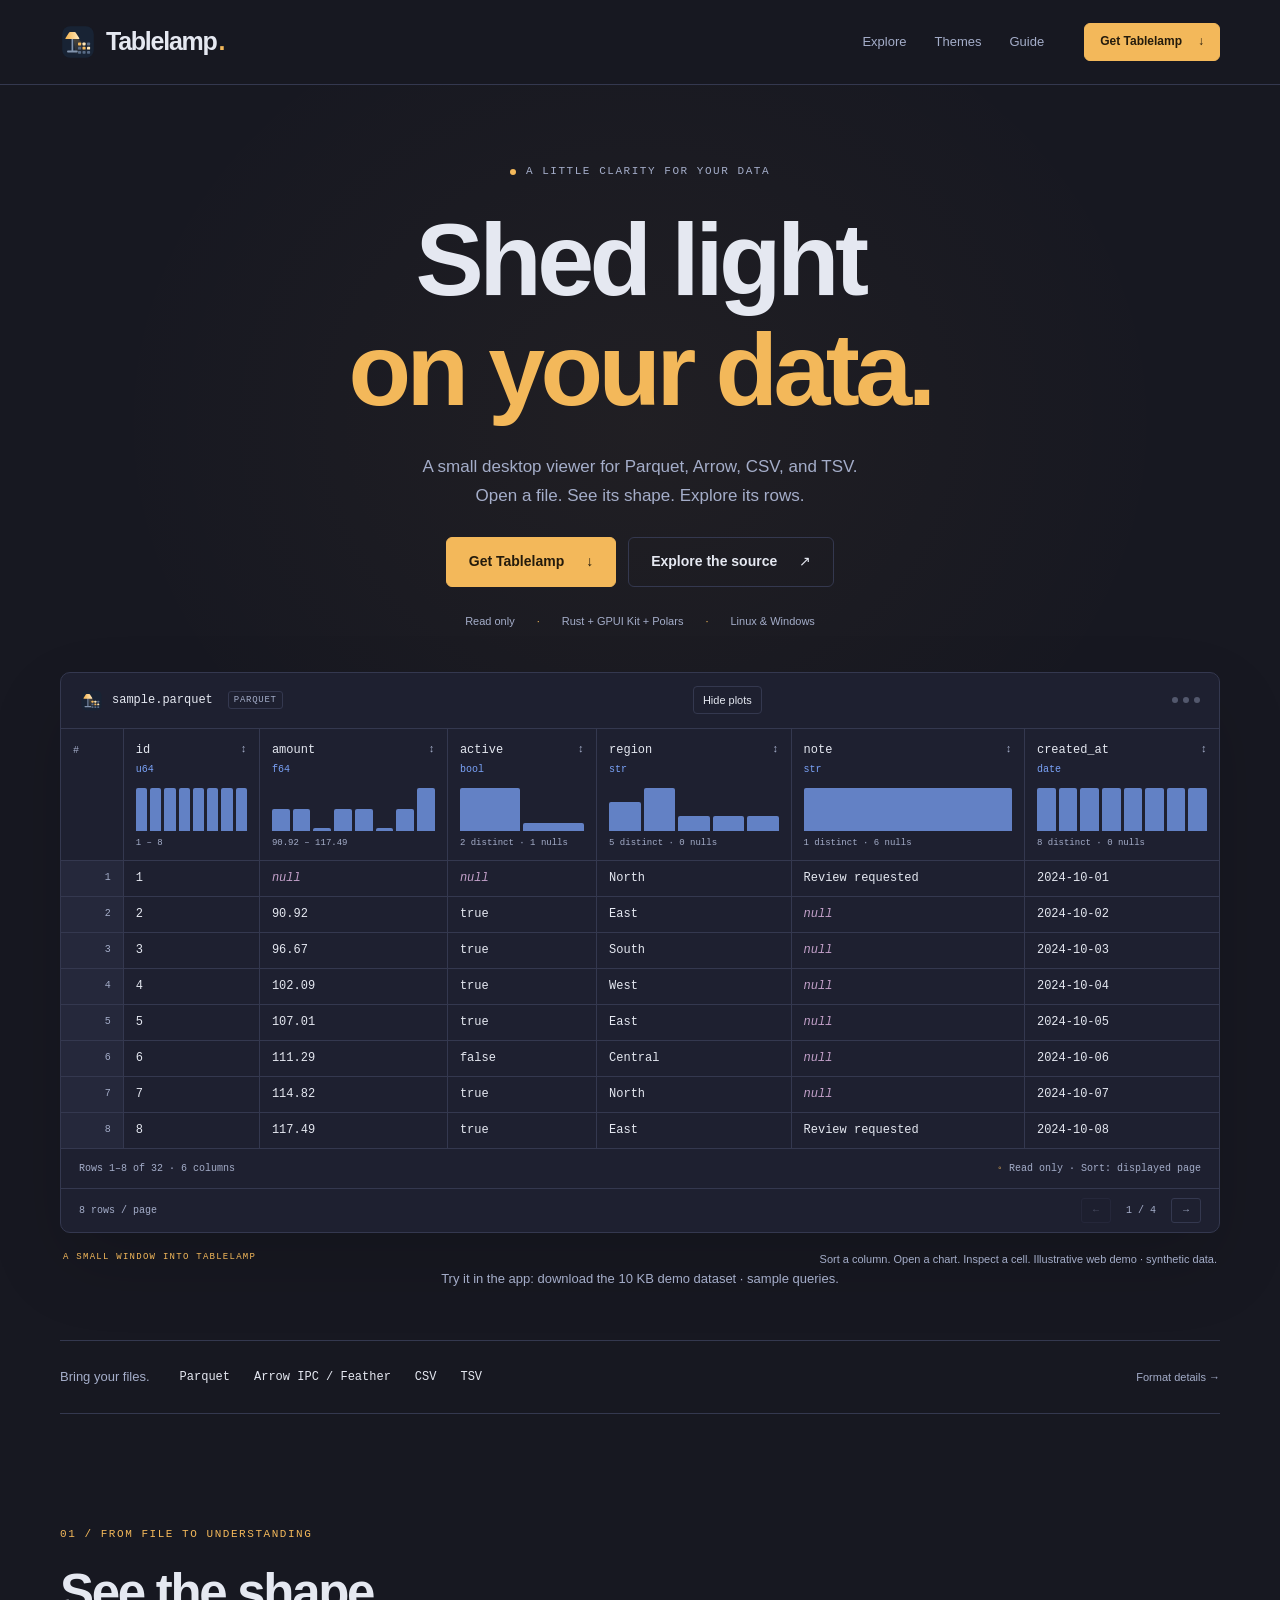
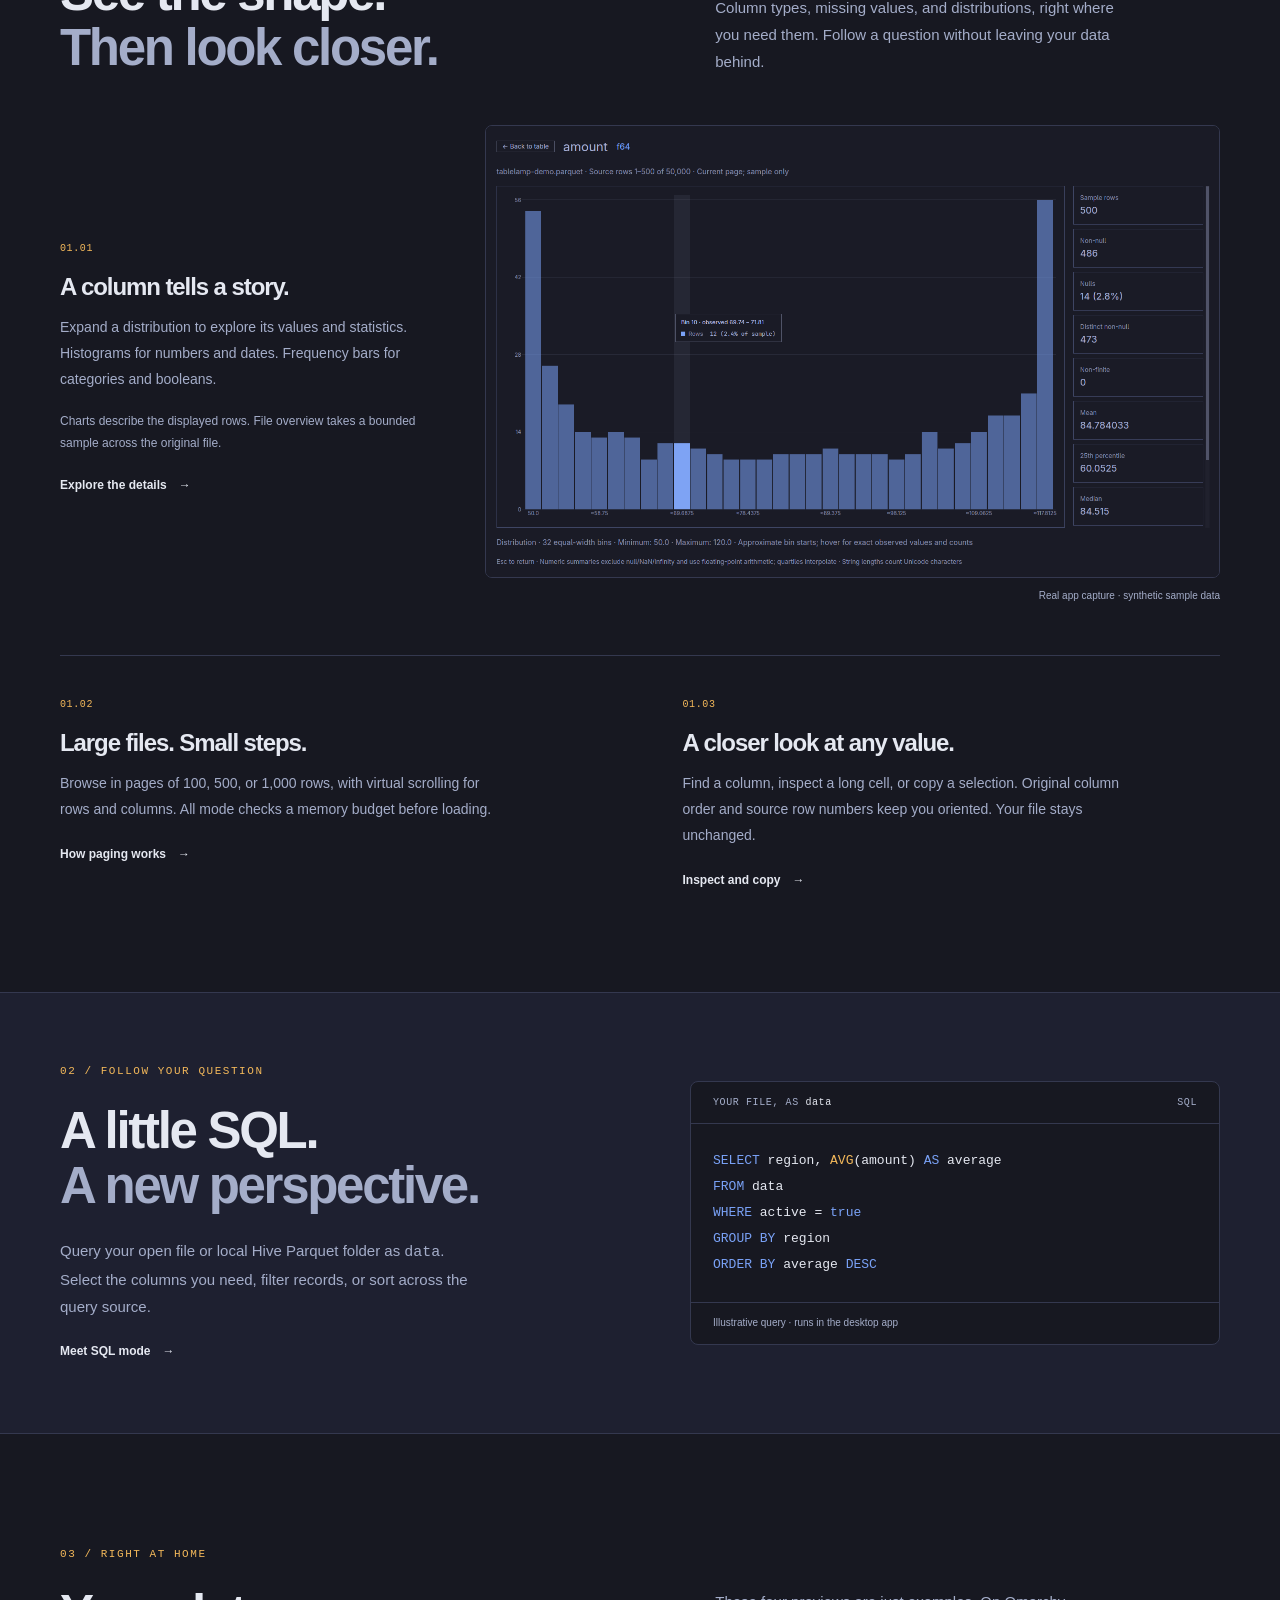
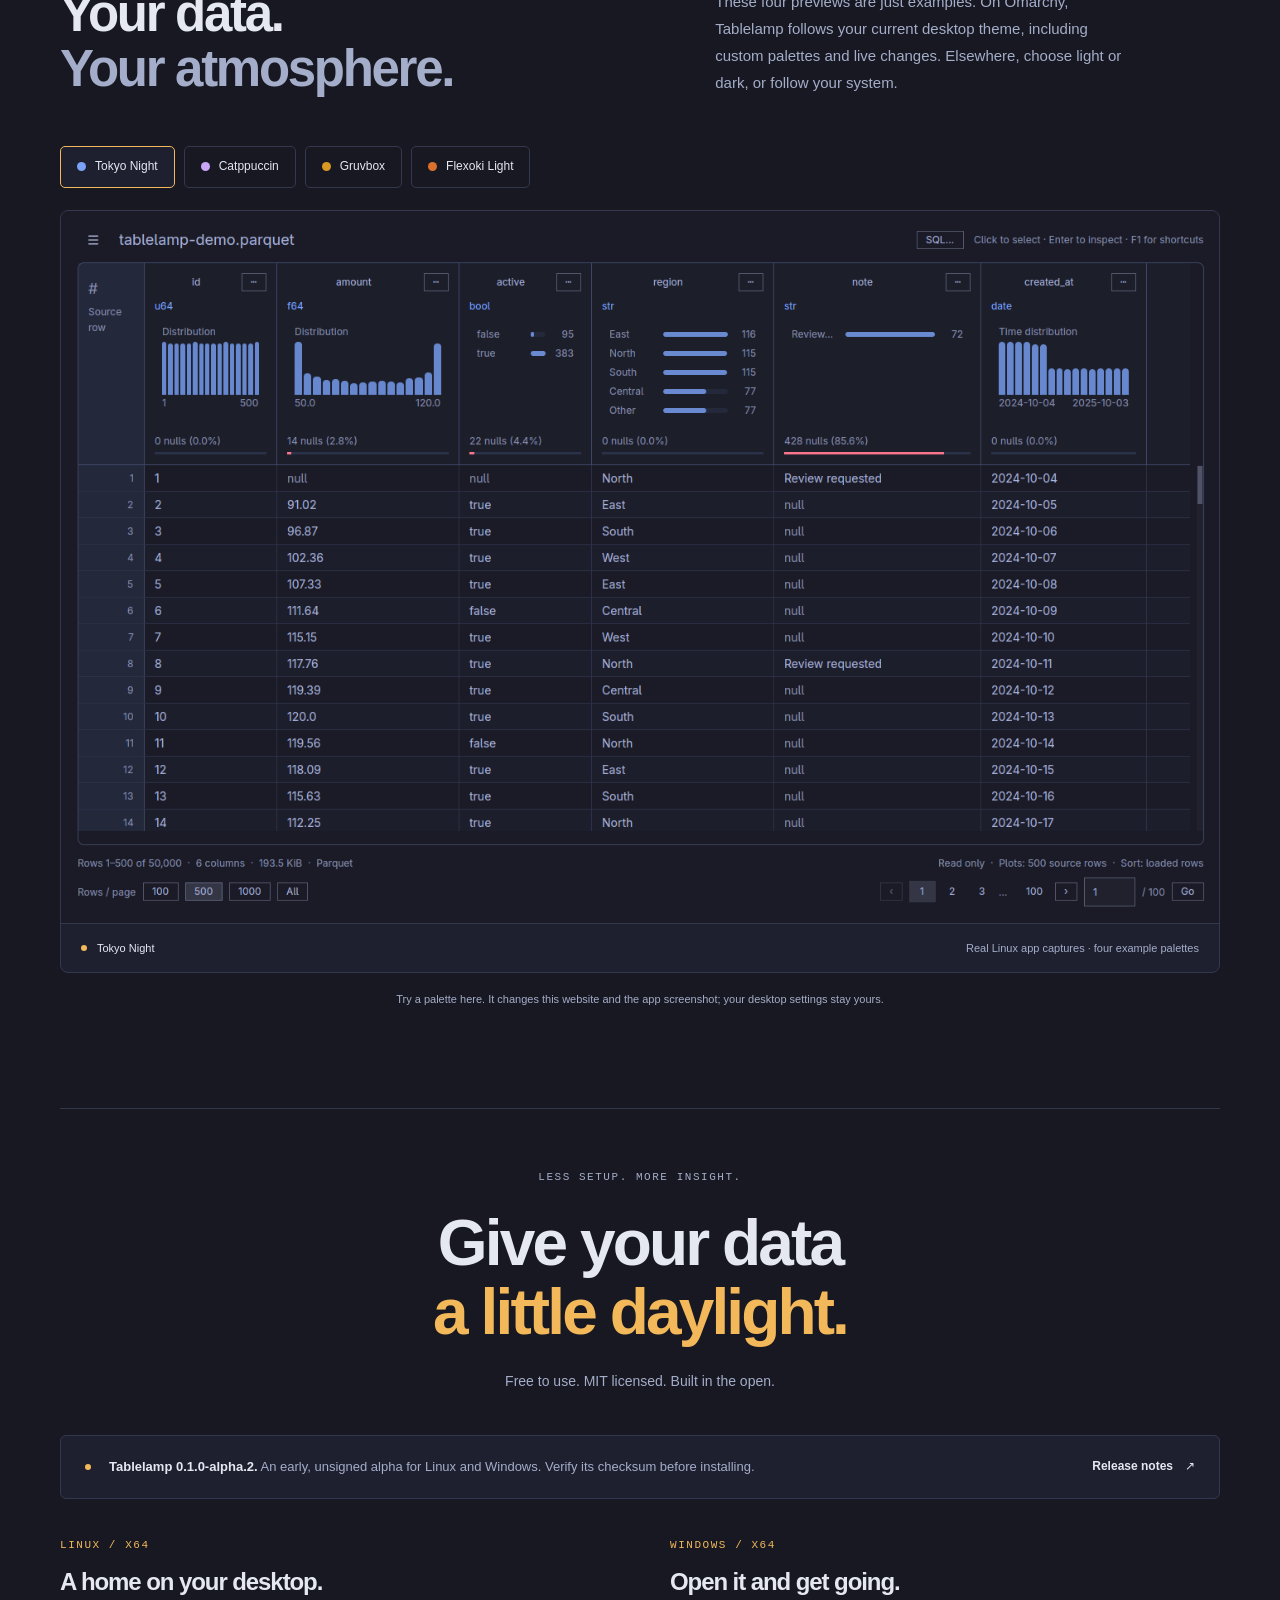
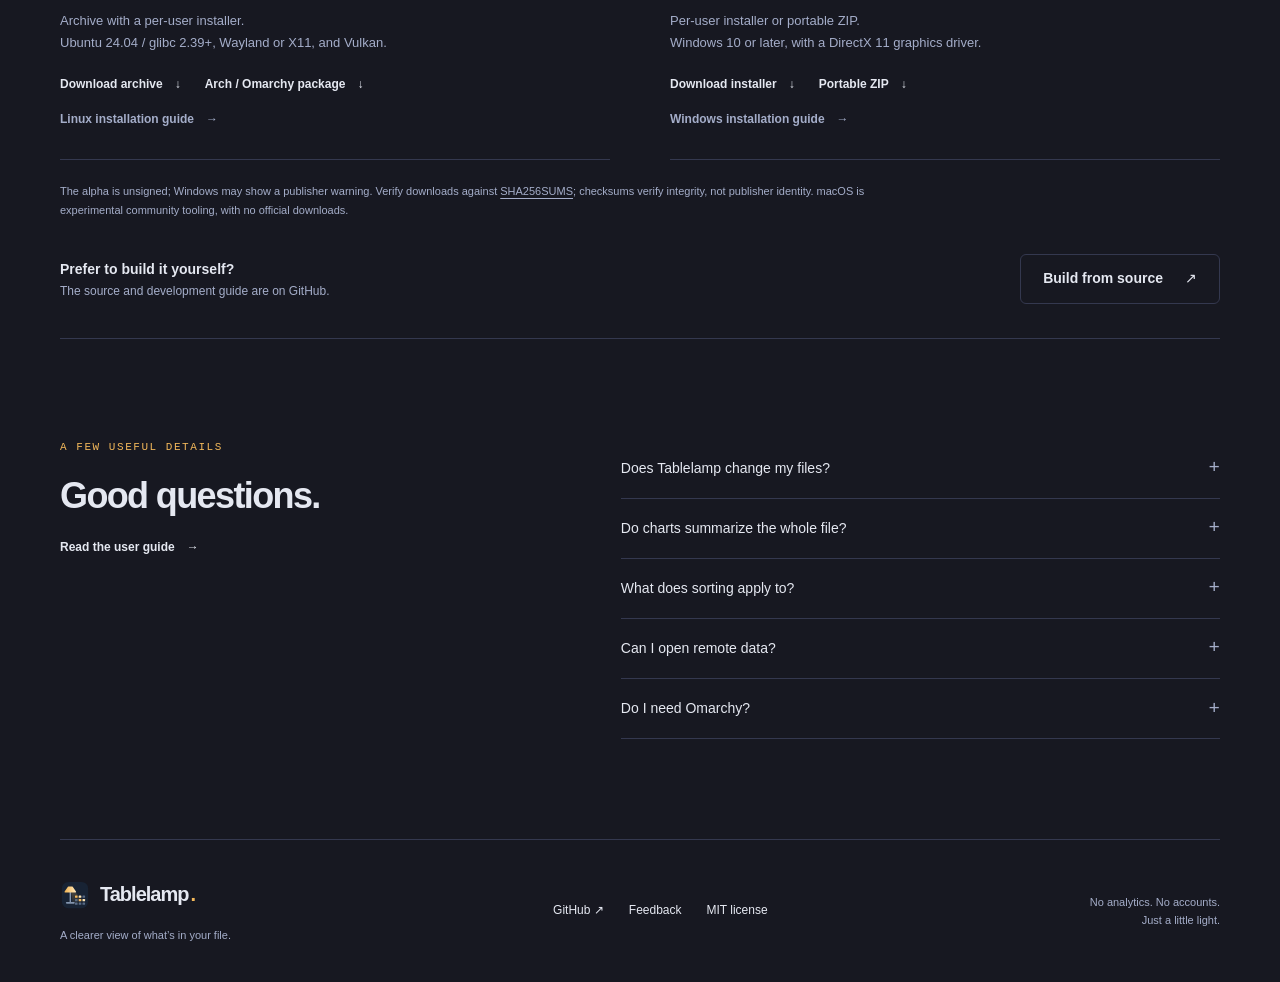
<file: docs/index.html>
<!doctype html>
<html lang="en" data-theme="tokyo-night">
  <head>
    <meta charset="utf-8">
    <meta name="viewport" content="width=device-width, initial-scale=1">
    <meta name="theme-color" content="#1a1b26">
    <meta name="description" content="Shed light on your data. Tablelamp is a small, read-only desktop viewer for Parquet, Arrow IPC / Feather, CSV, and TSV on Linux and Windows.">
    <meta property="og:title" content="Tablelamp — Shed light on your data.">
    <meta property="og:description" content="Open a file. See its shape. Explore its rows. A native desktop data viewer built with Rust, GPUI Kit, and Polars.">
    <meta property="og:type" content="website">
    <meta property="og:url" content="https://etiennet.github.io/tablelamp/">
    <meta property="og:image" content="https://etiennet.github.io/tablelamp/assets/social-preview.png">
    <meta property="og:image:width" content="1200">
    <meta property="og:image:height" content="630">
    <meta property="og:image:alt" content="Tablelamp: a native data viewer for Parquet, Arrow, CSV and TSV on Linux and Windows, with a synthetic data table.">
    <meta name="twitter:card" content="summary_large_image">
    <meta name="twitter:title" content="Tablelamp — Shed light on your data.">
    <meta name="twitter:description" content="A small, read-only desktop viewer for Parquet, Arrow, CSV and TSV. Free and open source. Linux and Windows.">
    <meta name="twitter:image" content="https://etiennet.github.io/tablelamp/assets/social-preview.png">
    <title>Tablelamp — Shed light on your data.</title>
    <link rel="icon" href="assets/icon.svg" type="image/svg+xml">
    <link rel="stylesheet" href="site.css">
    <script src="theme.js" defer></script>
    <script src="site.js" defer></script>
  </head>
  <body>
    <a class="skip-link" href="#main">Skip to content</a>
    <header class="site-header">
      <nav class="nav container" aria-label="Main navigation">
        <a class="brand" href="#" aria-label="Tablelamp home"><img src="assets/icon.svg" width="36" height="36" alt="">Tablelamp<span class="brand-dot">.</span></a>
        <div class="nav-links">
          <a href="#explore">Explore</a>
          <a href="#themes">Themes</a>
          <a href="guide.html">Guide</a>
        </div>
        <a class="button button-small" href="installation.html">Get Tablelamp <span aria-hidden="true">↓</span></a>
      </nav>
    </header>

    <main id="main">
      <section class="hero container" aria-labelledby="hero-title">
        <p class="eyebrow"><span class="live-dot" aria-hidden="true"></span> A little clarity for your data</p>
        <h1 id="hero-title">Shed light<br><span>on your data.</span></h1>
        <p class="hero-description">A small desktop viewer for Parquet, Arrow, CSV, and TSV.<br class="desktop-break"> Open a file. See its shape. Explore its rows.</p>
        <div class="hero-actions">
          <a class="button" href="installation.html">Get Tablelamp <span aria-hidden="true">↓</span></a>
          <a class="button button-secondary" href="https://github.com/EtienneT/tablelamp">Explore the source <span aria-hidden="true">↗</span></a>
        </div>
        <ul class="hero-facts" aria-label="Product at a glance"><li>Read only</li><li>Rust + GPUI Kit + Polars</li><li>Linux &amp; Windows</li></ul>

        <div class="demo-window" id="demo">
          <div class="demo-titlebar">
            <div class="file-title"><img src="assets/icon.svg" width="23" height="23" alt=""><span>sample.parquet</span><span class="file-badge">PARQUET</span></div>
            <button id="plot-toggle" class="quiet-button" type="button" aria-pressed="true" hidden>Hide plots</button>
            <span class="window-dots" aria-hidden="true"><i></i><i></i><i></i></span>
          </div>
          <div id="demo-fallback"><img src="assets/tokyo-night.png" width="1400" height="860" alt="The Tablelamp desktop app showing typed columns, distributions, and paged rows."></div>
          <div id="interactive-demo" hidden>
            <div class="demo-table-scroll" tabindex="0" role="region" aria-label="Scrollable sample data">
              <table class="demo-table" id="demo-table"><caption class="sr-only">Synthetic sample data. Sort a column within the displayed page or select a cell to inspect it.</caption><thead id="demo-head"></thead><tbody id="demo-body"></tbody></table>
            </div>
            <div class="demo-status">
              <span id="row-status" role="status"></span>
              <span class="read-only"><span aria-hidden="true">◦</span> Read only <span class="status-scope">· Sort: displayed page</span></span>
            </div>
            <div class="demo-pagination">
              <span class="page-size">8 rows / page</span>
              <div class="page-controls"><button class="page-button" id="previous-page" aria-label="Previous page" type="button">←</button><span id="page-status"></span><button class="page-button" id="next-page" aria-label="Next page" type="button">→</button></div>
            </div>
          </div>
        </div>
        <div class="demo-caption"><span class="eyebrow">A small window into Tablelamp</span><p id="demo-help">Real desktop app screenshot, using synthetic data.</p></div>
        <p class="fine-print">Try it in the app: <a href="demo/demo.parquet" download>download the 10 KB demo dataset</a> · <a href="https://github.com/EtienneT/tablelamp/blob/main/docs/demo/README.md">sample queries</a>.</p>
      </section>

      <div class="format-strip container" aria-label="Supported formats"><span>Bring your files.</span><ul><li>Parquet</li><li>Arrow IPC / Feather</li><li>CSV</li><li>TSV</li></ul><a href="formats.html">Format details <span aria-hidden="true">→</span></a></div>

      <section class="section container" id="explore" aria-labelledby="explore-title">
        <div class="section-heading"><div><p class="eyebrow">01 / From file to understanding</p><h2 id="explore-title">See the shape.<br><span class="muted">Then look closer.</span></h2></div><p>Column types, missing values, and distributions, right where you need them. Follow a question without leaving your data behind.</p></div>
        <div class="feature-showcase">
          <div class="feature-copy">
            <span class="feature-index">01.01</span><h3>A column tells a story.</h3><p>Expand a distribution to explore its values and statistics. Histograms for numbers and dates. Frequency bars for categories and booleans.</p><p class="fine-print">Charts describe the displayed rows. File overview takes a bounded sample across the original file.</p><a class="text-link" href="guide.html#understand-the-data">Explore the details <span aria-hidden="true">→</span></a>
          </div>
          <figure class="app-capture"><img src="assets/column-detail.png" width="1400" height="860" loading="lazy" alt="Tablelamp's expanded amount histogram with a hover tooltip and column statistics."><figcaption>Real app capture · synthetic sample data</figcaption></figure>
        </div>
        <div class="feature-pair">
          <article><span class="feature-index">01.02</span><h3>Large files. Small steps.</h3><p>Browse in pages of 100, 500, or 1,000 rows, with virtual scrolling for rows and columns. All mode checks a memory budget before loading.</p><a class="text-link" href="formats.html#large-files-and-memory">How paging works <span aria-hidden="true">→</span></a></article>
          <article><span class="feature-index">01.03</span><h3>A closer look at any value.</h3><p>Find a column, inspect a long cell, or copy a selection. Original column order and source row numbers keep you oriented. Your file stays unchanged.</p><a class="text-link" href="guide.html#inspect-and-copy-cells">Inspect and copy <span aria-hidden="true">→</span></a></article>
        </div>
      </section>

      <section class="sql-section" aria-labelledby="sql-title"><div class="container sql-layout">
        <div class="sql-copy"><p class="eyebrow">02 / Follow your question</p><h2 id="sql-title">A little SQL.<br><span class="muted">A new perspective.</span></h2><p>Query your open file or local Hive Parquet folder as <code>data</code>. Select the columns you need, filter records, or sort across the query source.</p><a class="text-link" href="guide.html#folders-and-sql">Meet SQL mode <span aria-hidden="true">→</span></a></div>
        <div class="sql-example"><div class="code-heading"><span>YOUR FILE, AS <code>data</code></span><span>SQL</span></div><pre><code><span class="sql-keyword">SELECT</span> region, <span class="sql-function">AVG</span>(amount) <span class="sql-keyword">AS</span> average
<span class="sql-keyword">FROM</span> data
<span class="sql-keyword">WHERE</span> active = <span class="sql-keyword">true</span>
<span class="sql-keyword">GROUP BY</span> region
<span class="sql-keyword">ORDER BY</span> average <span class="sql-keyword">DESC</span></code></pre><p>Illustrative query · runs in the desktop app</p></div>
      </div></section>

      <section class="section container" id="themes" aria-labelledby="themes-title">
        <div class="section-heading"><div><p class="eyebrow">03 / Right at home</p><h2 id="themes-title">Your data.<br><span class="muted">Your atmosphere.</span></h2></div><p>These four previews are just examples. On Omarchy, Tablelamp follows your current desktop theme, including custom palettes and live changes. Elsewhere, choose light or dark, or follow your system.</p></div>
        <div class="theme-controls" role="group" aria-label="Preview a theme">
          <button class="theme-button" data-theme="tokyo-night" aria-pressed="true" type="button"><span style="--swatch:#7aa2f7" aria-hidden="true"></span>Tokyo Night</button>
          <button class="theme-button" data-theme="catppuccin" aria-pressed="false" type="button"><span style="--swatch:#cba6f7" aria-hidden="true"></span>Catppuccin</button>
          <button class="theme-button" data-theme="gruvbox" aria-pressed="false" type="button"><span style="--swatch:#d79921" aria-hidden="true"></span>Gruvbox</button>
          <button class="theme-button" data-theme="flexoki-light" aria-pressed="false" type="button"><span style="--swatch:#da702c" aria-hidden="true"></span>Flexoki Light</button>
        </div>
        <figure class="theme-capture"><img id="theme-image" src="assets/tokyo-night.png" width="1400" height="860" loading="lazy" alt="Tablelamp running on Linux in Tokyo Night, showing a synthetic Parquet file."><figcaption><span><span class="live-dot" aria-hidden="true"></span> <span id="theme-caption" role="status">Tokyo Night</span></span><span>Real Linux app captures · four example palettes</span></figcaption></figure>
        <p class="theme-note">Try a palette here. It changes this website and the app screenshot; your desktop settings stay yours.</p>
        <noscript><p class="fine-print">Theme preview needs JavaScript. View the <a href="assets/catppuccin.png">Catppuccin</a>, <a href="assets/gruvbox.png">Gruvbox</a>, and <a href="assets/flexoki-light.png">Flexoki Light</a> app captures directly.</p></noscript>
      </section>

      <section class="download-section container" id="download" aria-labelledby="download-title">
        <div class="download-heading"><p class="eyebrow">Less setup. More insight.</p><h2 id="download-title">Give your data<br><span>a little daylight.</span></h2><p>Free to use. MIT licensed. Built in the open.</p></div>
        <div class="release-notice"><span class="live-dot" aria-hidden="true"></span><p><strong>Tablelamp 0.1.0-alpha.2.</strong> An early, unsigned alpha for Linux and Windows. Verify its checksum before installing.</p><a class="text-link" href="https://github.com/EtienneT/tablelamp/releases/tag/v0.1.0-alpha.2">Release notes <span aria-hidden="true">↗</span></a></div>
        <div class="platforms">
          <article class="platform"><p class="eyebrow">LINUX / X64</p><h3>A home on your desktop.</h3><p>Archive with a per-user installer.<br>Ubuntu 24.04 / glibc 2.39+, Wayland or X11, and Vulkan.</p><div class="platform-links"><a class="text-link" href="https://github.com/EtienneT/tablelamp/releases/download/v0.1.0-alpha.2/tablelamp-0.1.0-alpha.2-linux-x64-cloud.tar.gz">Download archive <span aria-hidden="true">↓</span></a><a class="text-link" href="https://github.com/EtienneT/tablelamp/releases/download/v0.1.0-alpha.2/tablelamp-bin-0.1.0.alpha.2-1-x86_64.pkg.tar.zst">Arch / Omarchy package <span aria-hidden="true">↓</span></a></div><a class="text-link platform-guide" href="installation.html">Linux installation guide <span aria-hidden="true">→</span></a></article>
          <article class="platform"><p class="eyebrow">WINDOWS / X64</p><h3>Open it and get going.</h3><p>Per-user installer or portable ZIP.<br>Windows 10 or later, with a DirectX 11 graphics driver.</p><div class="platform-links"><a class="text-link" href="https://github.com/EtienneT/tablelamp/releases/download/v0.1.0-alpha.2/tablelamp-0.1.0-alpha.2-windows-x64-cloud-setup.exe">Download installer <span aria-hidden="true">↓</span></a><a class="text-link" href="https://github.com/EtienneT/tablelamp/releases/download/v0.1.0-alpha.2/tablelamp-0.1.0-alpha.2-windows-x64-cloud.zip">Portable ZIP <span aria-hidden="true">↓</span></a></div><a class="text-link platform-guide" href="installation.html#windows">Windows installation guide <span aria-hidden="true">→</span></a></article>
        </div>
        <p class="fine-print download-note">The alpha is unsigned; Windows may show a publisher warning. Verify downloads against <a href="https://github.com/EtienneT/tablelamp/releases/download/v0.1.0-alpha.2/SHA256SUMS">SHA256SUMS</a>; checksums verify integrity, not publisher identity. macOS is experimental community tooling, with no official downloads.</p>
        <div class="source-callout"><div><strong>Prefer to build it yourself?</strong><p>The source and development guide are on GitHub.</p></div><a class="button button-secondary" href="https://github.com/EtienneT/tablelamp/blob/main/docs/development.md">Build from source <span aria-hidden="true">↗</span></a></div>
      </section>

      <section class="faq-section container" aria-labelledby="faq-title"><div><p class="eyebrow">A few useful details</p><h2 id="faq-title">Good questions.</h2><a class="text-link" href="guide.html">Read the user guide <span aria-hidden="true">→</span></a></div><div class="faq-list">
        <details><summary>Does Tablelamp change my files?</summary><p>No. Tablelamp is read only. Sorting, filtering, querying, and copying leave your source data unchanged.</p></details>
        <details><summary>Do charts summarize the whole file?</summary><p>Header charts summarize the displayed rows, capped at 1,000 rows in All mode. File overview samples up to 1,000 rows across 16 evenly spaced windows of the original source. Large-file charts are previews, not exact whole-file statistics.</p></details>
        <details><summary>What does sorting apply to?</summary><p>Clicking a column sorts the loaded page. In All mode, it sorts all loaded rows. Use SQL with ORDER BY to sort across the complete query source.</p></details>
        <details><summary>Can I open remote data?</summary><p>Cloud builds open remote Parquet from S3, Azure, GCS, and HTTP(S), using existing provider credentials. Remote folders and Iceberg are not supported. Local Hive Parquet folders are supported.</p></details>
        <details><summary>Do I need Omarchy?</summary><p>No. Omarchy adds live palette following on Linux. Tablelamp also works on other compatible Linux desktops and Windows, with system light/dark appearance and an explicit choice in Settings.</p></details>
      </div></section>
    </main>

    <footer class="container footer"><div><a class="brand" href="#"><img src="assets/icon.svg" width="30" height="30" alt="">Tablelamp<span class="brand-dot">.</span></a><p>A clearer view of what’s in your file.</p></div><nav aria-label="Footer navigation"><a href="https://github.com/EtienneT/tablelamp">GitHub <span aria-hidden="true">↗</span></a><a href="https://github.com/EtienneT/tablelamp/issues">Feedback</a><a href="https://github.com/EtienneT/tablelamp/blob/main/LICENSE">MIT license</a></nav><p class="footer-note">No analytics. No accounts.<br>Just a little light.</p></footer>

    <dialog id="inspector" aria-labelledby="inspector-title"><div class="inspector-heading"><p class="eyebrow" id="inspector-kind">Sample cell</p><button class="quiet-button" id="close-inspector" type="button" aria-label="Close inspector">Close <span aria-hidden="true">×</span></button></div><h2 id="inspector-title"></h2><p id="inspector-meta" class="fine-print"></p><div id="inspector-content"></div><p class="fine-print">Illustrative web demo · synthetic data</p></dialog>
  </body>
</html>
</file>
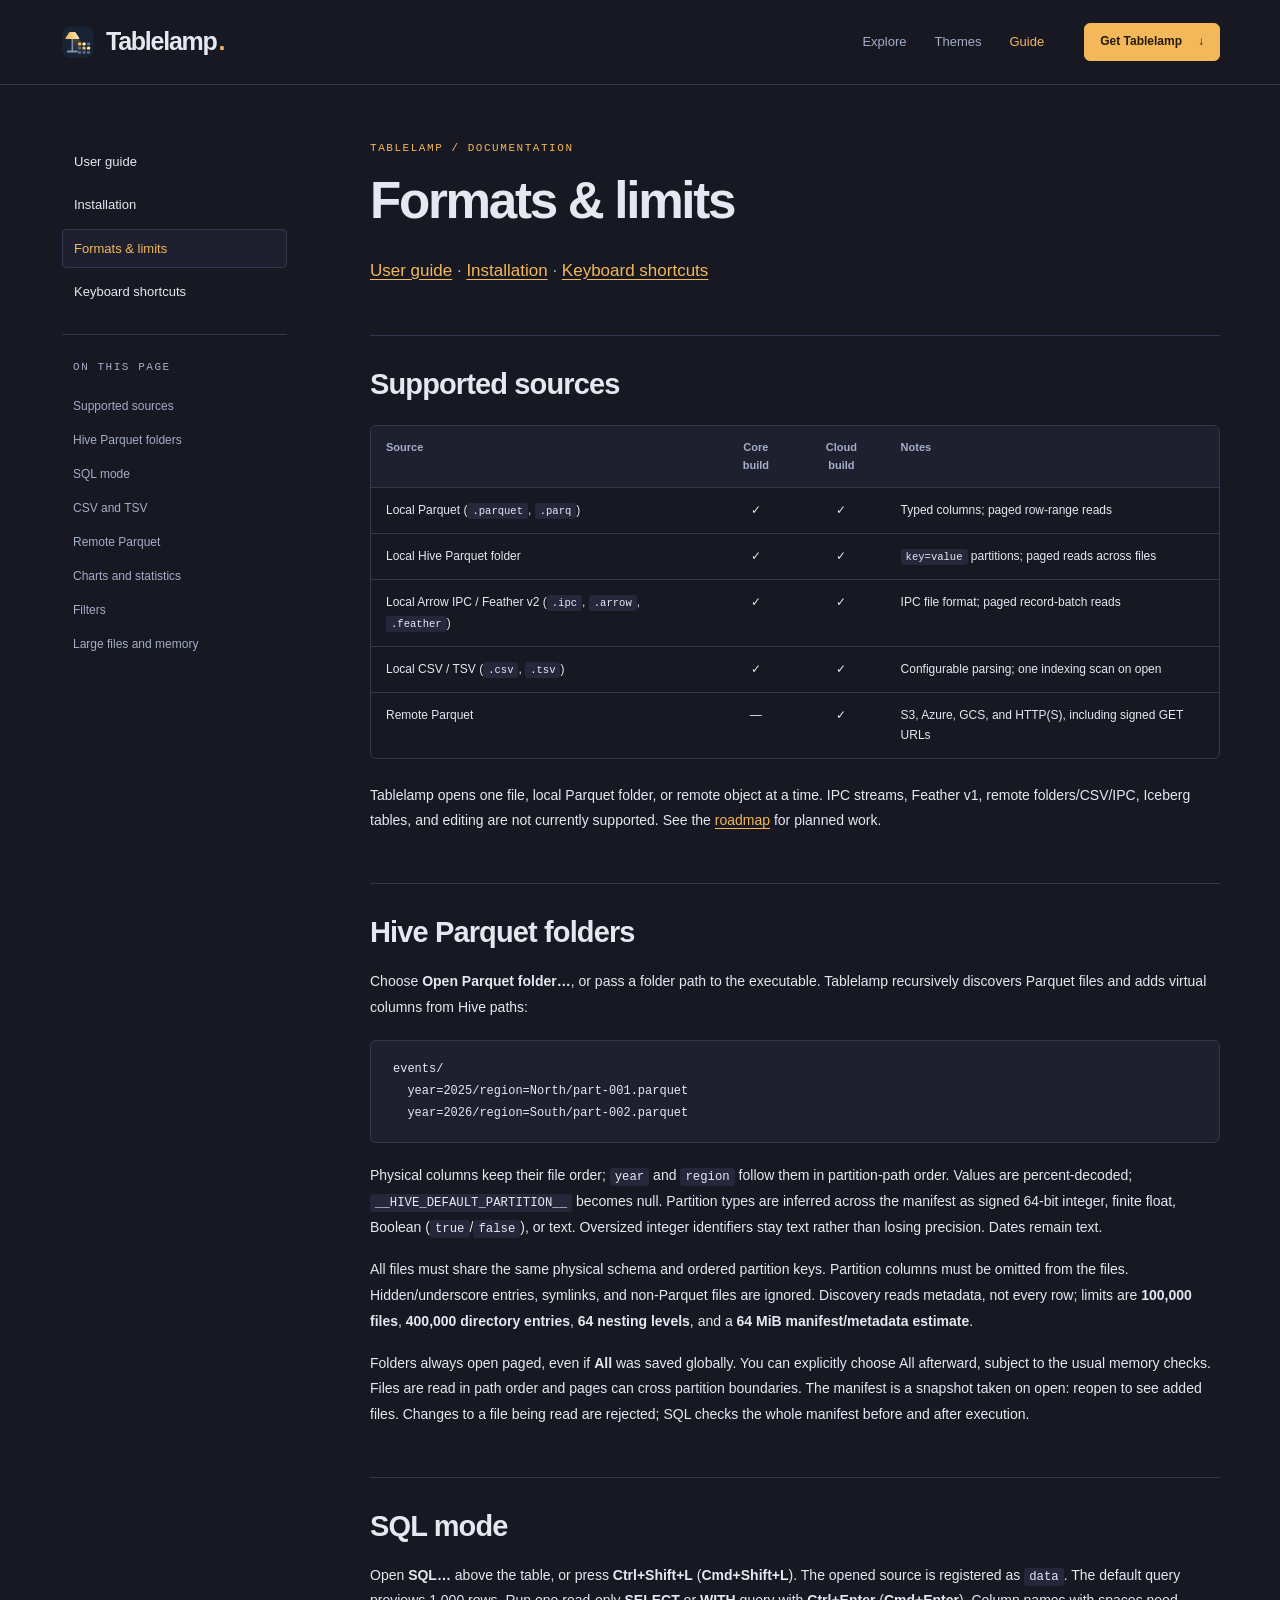
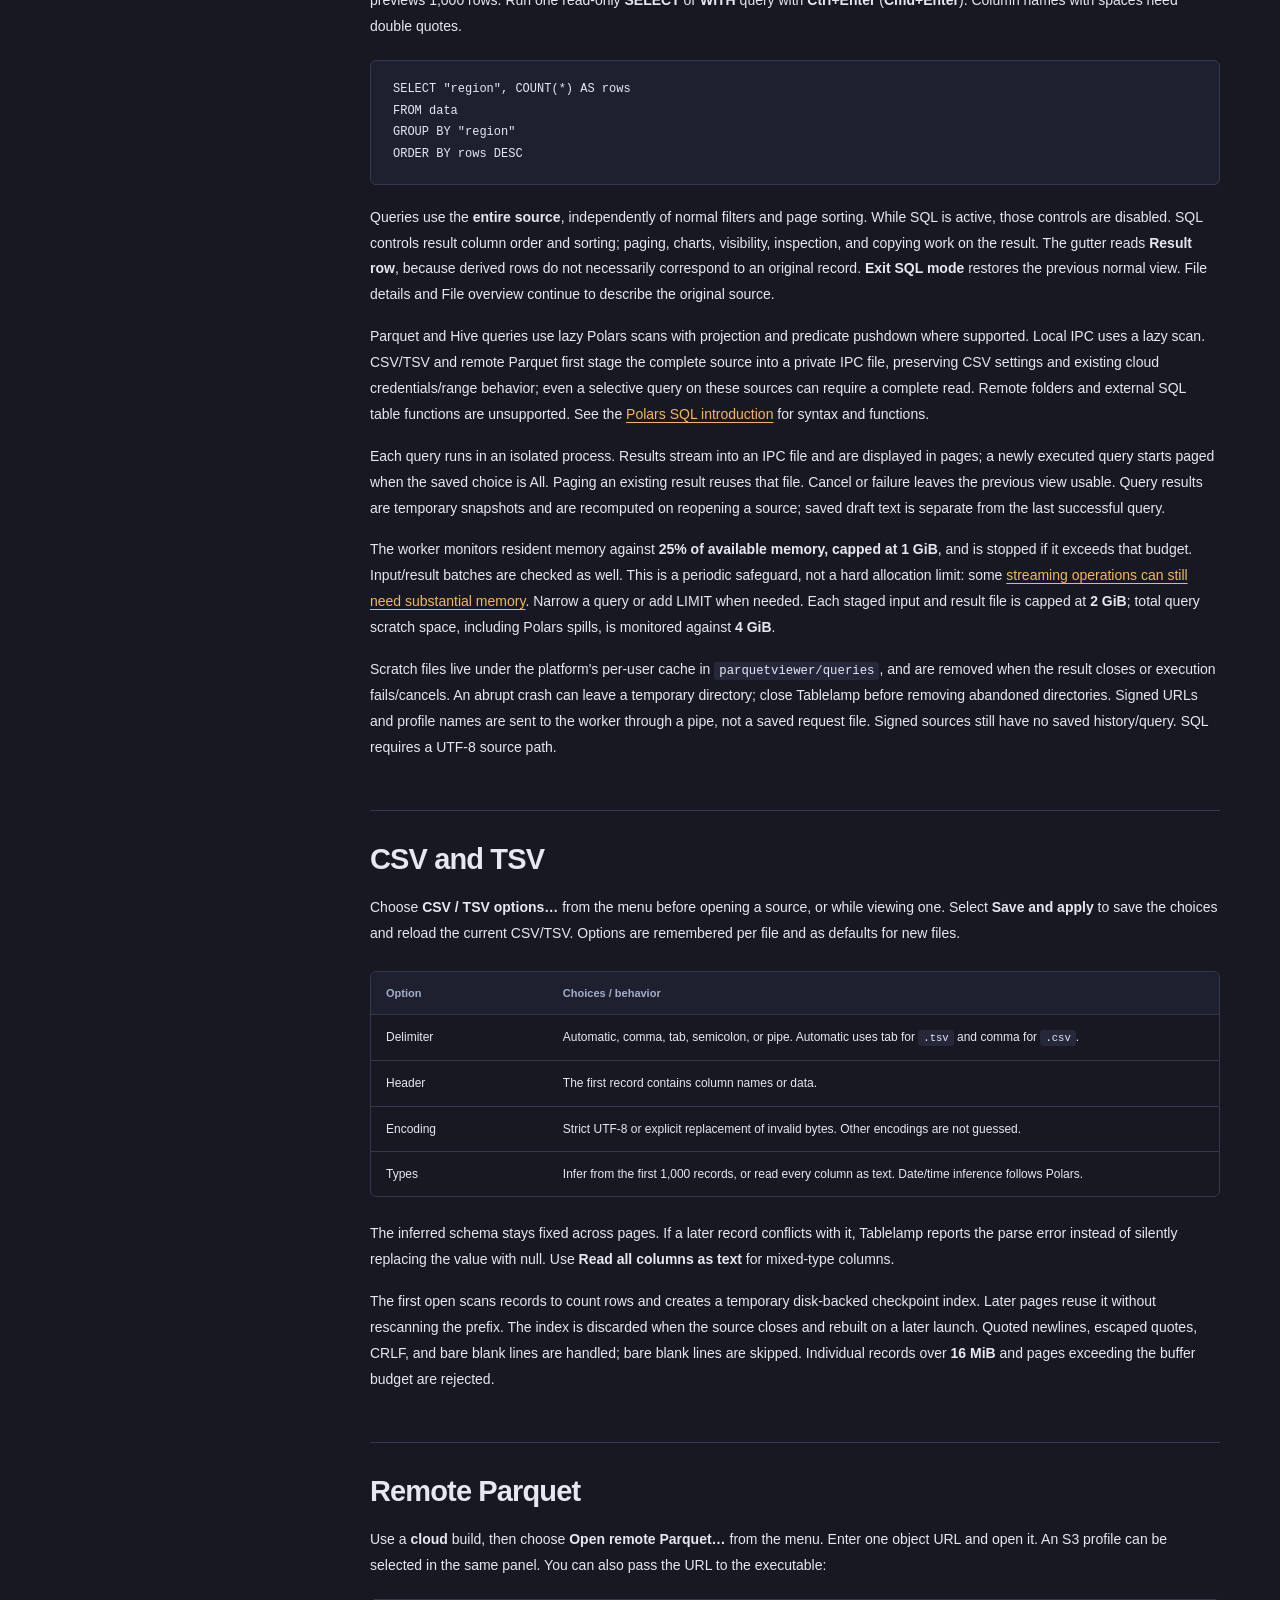
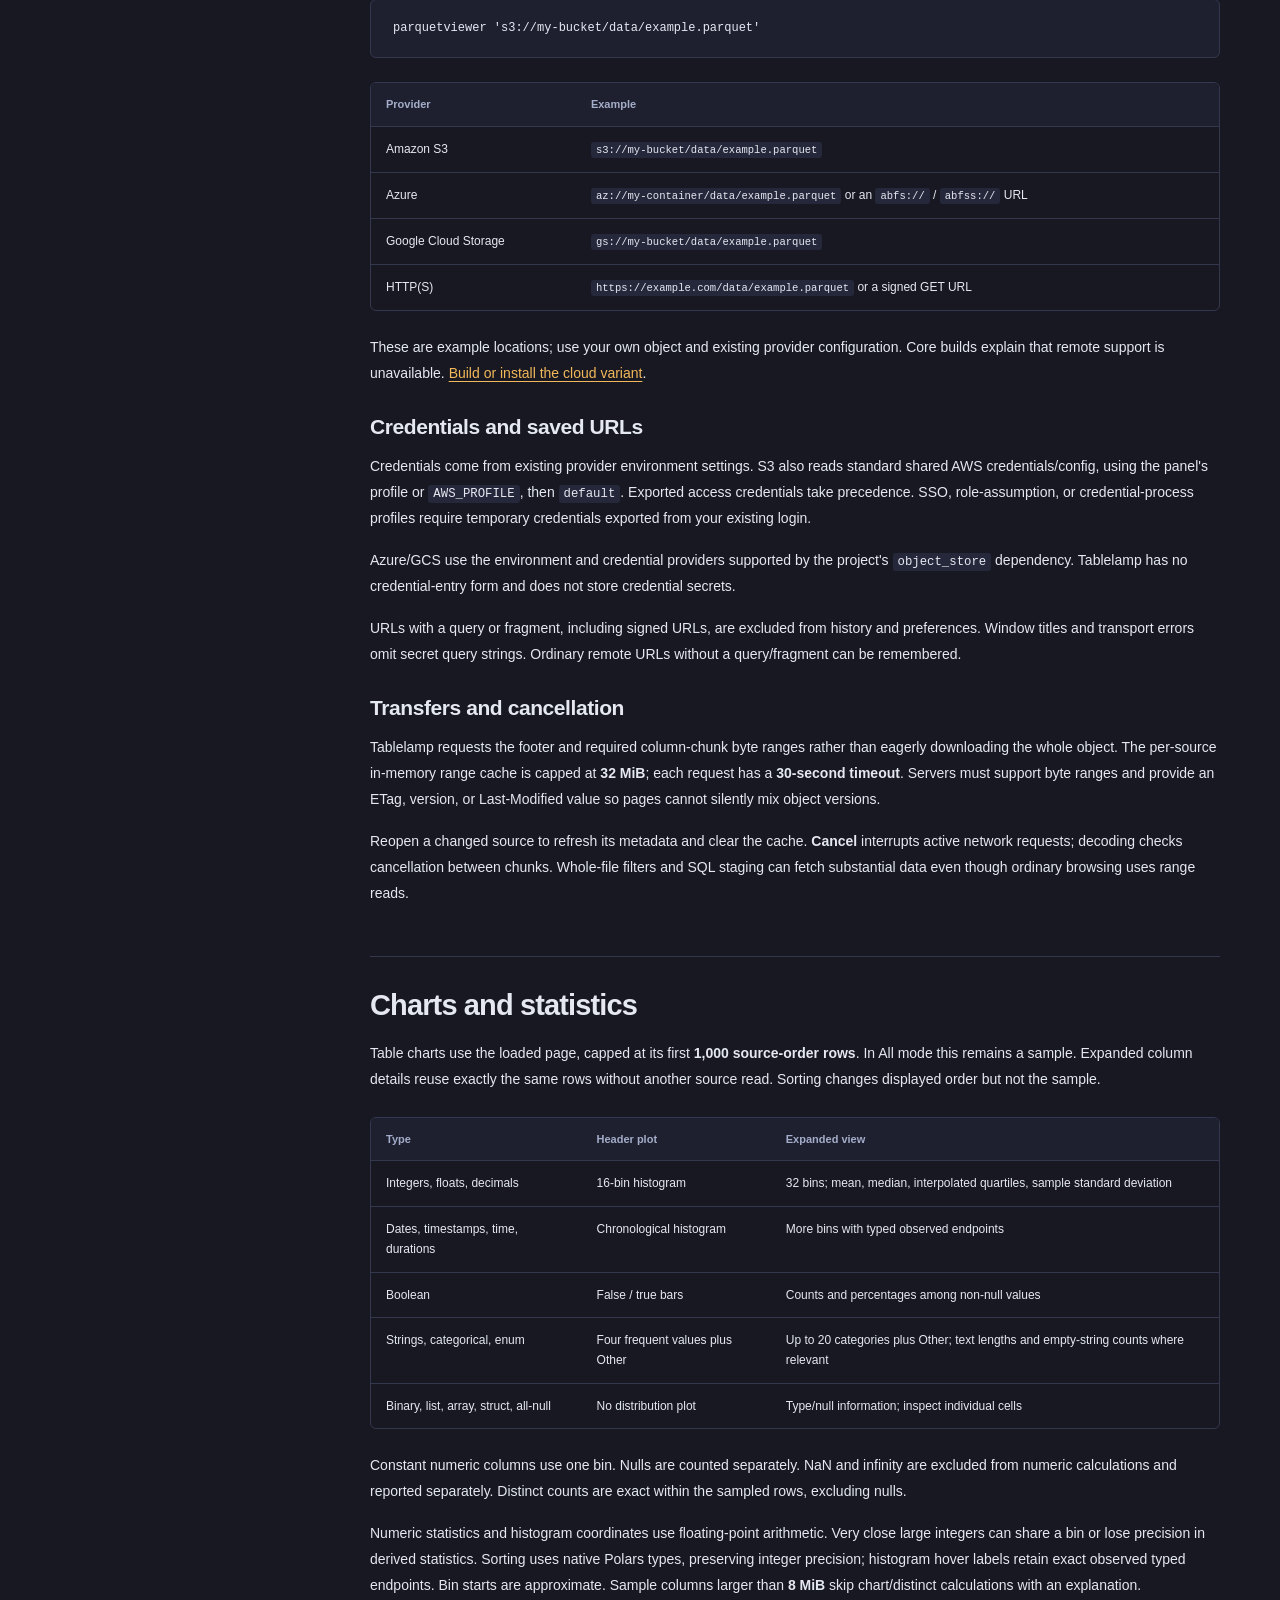
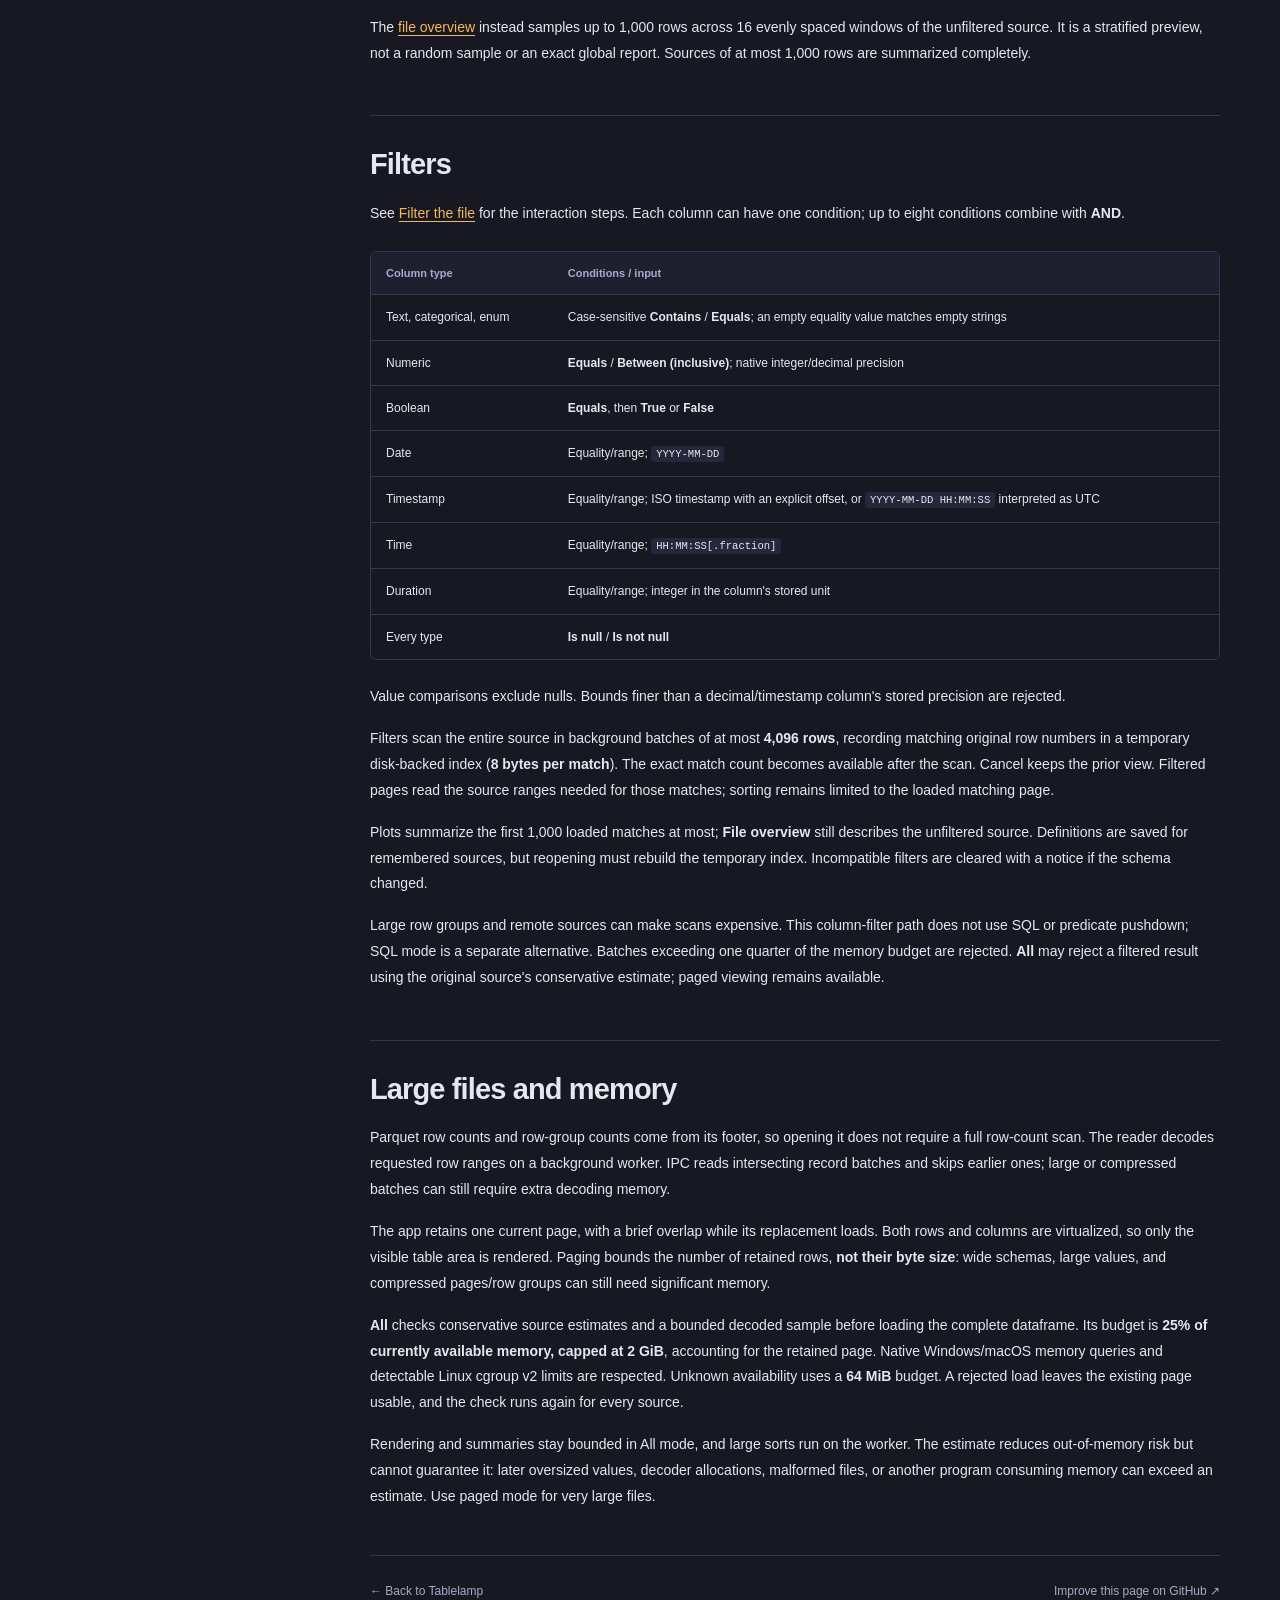
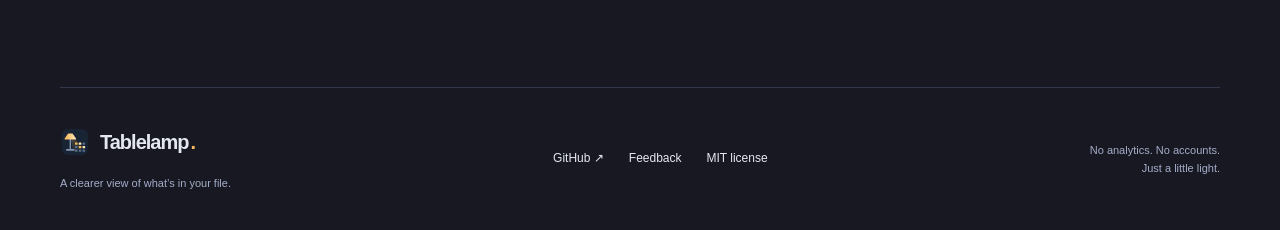
<file: docs/formats.html>
<!doctype html>
<!-- Generated by scripts/build-website-docs.py; edit the Markdown source. -->
<html lang="en" data-theme="tokyo-night">
  <head>
    <meta charset="utf-8">
    <meta name="viewport" content="width=device-width, initial-scale=1">
    <meta name="theme-color" content="#171821">
    <meta name="description" content="Supported Tablelamp data sources, paging, SQL, remote Parquet, sampling, and memory limits.">
    <meta property="og:title" content="Formats &amp; limits — Tablelamp">
    <meta property="og:description" content="Supported Tablelamp data sources, paging, SQL, remote Parquet, sampling, and memory limits.">
    <meta property="og:type" content="website">
    <meta property="og:image" content="https://etiennet.github.io/tablelamp/assets/social-preview.png">
    <meta property="og:image:width" content="1200">
    <meta property="og:image:height" content="630">
    <meta name="twitter:card" content="summary_large_image">
    <meta name="twitter:image" content="https://etiennet.github.io/tablelamp/assets/social-preview.png">
    <title>Formats &amp; limits — Tablelamp</title>
    <link rel="icon" href="assets/icon.svg" type="image/svg+xml">
    <link rel="stylesheet" href="site.css?v=7b4fc6cb2a76">
    <link rel="stylesheet" href="guide.css?v=a4f3bb6a2e8c">
    <script src="theme.js?v=1984ee5b137d" defer></script>

  </head>
  <body>
    <a class="skip-link" href="#main">Skip to content</a>
    <header class="site-header">
      <nav class="nav container" aria-label="Main navigation">
        <a class="brand" href="index.html" aria-label="Tablelamp home"><img src="assets/icon.svg" width="36" height="36" alt="">Tablelamp<span class="brand-dot">.</span></a>
        <div class="nav-links">
          <a href="index.html#explore">Explore</a>
          <a href="index.html#themes">Themes</a>
          <a href="guide.html" aria-current="location">Guide</a>
        </div>
        <a class="button button-small" href="installation.html">Get Tablelamp <span aria-hidden="true">↓</span></a>
      </nav>
    </header>
    <main class="guide-layout container" id="main">
      <aside class="guide-sidebar">
        <nav class="guide-doc-links" aria-label="Documentation"><a href="guide.html">User guide</a><a href="installation.html">Installation</a><a href="formats.html" aria-current="page">Formats &amp; limits</a><a href="keyboard-shortcuts.html">Keyboard shortcuts</a></nav>
        <nav class="guide-toc" aria-label="On this page"><p class="eyebrow">On this page</p><ul><li><a href="#supported-sources">Supported sources</a></li><li><a href="#hive-parquet-folders">Hive Parquet folders</a></li><li><a href="#sql-mode">SQL mode</a></li><li><a href="#csv-and-tsv">CSV and TSV</a></li><li><a href="#remote-parquet">Remote Parquet</a></li><li><a href="#charts-and-statistics">Charts and statistics</a></li><li><a href="#filters">Filters</a></li><li><a href="#large-files-and-memory">Large files and memory</a></li></ul></nav>
      </aside>
      <article class="guide-article" aria-labelledby="guide-title">
        <header class="guide-heading"><p class="eyebrow">Tablelamp / Documentation</p><h1 id="guide-title">Formats &amp; limits</h1></header>
        <details class="guide-mobile-toc"><summary>On this page</summary><nav aria-label="On this page"><ul><li><a href="#supported-sources">Supported sources</a></li><li><a href="#hive-parquet-folders">Hive Parquet folders</a></li><li><a href="#sql-mode">SQL mode</a></li><li><a href="#csv-and-tsv">CSV and TSV</a></li><li><a href="#remote-parquet">Remote Parquet</a></li><li><a href="#charts-and-statistics">Charts and statistics</a></li><li><a href="#filters">Filters</a></li><li><a href="#large-files-and-memory">Large files and memory</a></li></ul></nav></details>
        <div class="guide-content"><p><a href="guide.html">User guide</a> · <a href="installation.html">Installation</a> · <a href="keyboard-shortcuts.html">Keyboard shortcuts</a></p>
<h2 id="supported-sources">Supported sources</h2>
<div class="guide-table-scroll" tabindex="0" role="region" aria-label="Scrollable reference table"><table>
<thead>
<tr>
<th>Source</th>
<th style="text-align: center;">Core build</th>
<th style="text-align: center;">Cloud build</th>
<th>Notes</th>
</tr>
</thead>
<tbody>
<tr>
<td>Local Parquet (<code>.parquet</code>, <code>.parq</code>)</td>
<td style="text-align: center;">✓</td>
<td style="text-align: center;">✓</td>
<td>Typed columns; paged row-range reads</td>
</tr>
<tr>
<td>Local Hive Parquet folder</td>
<td style="text-align: center;">✓</td>
<td style="text-align: center;">✓</td>
<td><code>key=value</code> partitions; paged reads across files</td>
</tr>
<tr>
<td>Local Arrow IPC / Feather v2 (<code>.ipc</code>, <code>.arrow</code>, <code>.feather</code>)</td>
<td style="text-align: center;">✓</td>
<td style="text-align: center;">✓</td>
<td>IPC file format; paged record-batch reads</td>
</tr>
<tr>
<td>Local CSV / TSV (<code>.csv</code>, <code>.tsv</code>)</td>
<td style="text-align: center;">✓</td>
<td style="text-align: center;">✓</td>
<td>Configurable parsing; one indexing scan on open</td>
</tr>
<tr>
<td>Remote Parquet</td>
<td style="text-align: center;">—</td>
<td style="text-align: center;">✓</td>
<td>S3, Azure, GCS, and HTTP(S), including signed GET URLs</td>
</tr>
</tbody>
</table></div>
<p>Tablelamp opens one file, local Parquet folder, or remote object at a time. IPC streams, Feather v1, remote folders/CSV/IPC, Iceberg tables, and editing are not currently supported. See the <a href="https://github.com/EtienneT/tablelamp/blob/main/docs/roadmap.md">roadmap</a> for planned work.</p>
<h2 id="hive-parquet-folders">Hive Parquet folders</h2>
<p>Choose <strong>Open Parquet folder…</strong>, or pass a folder path to the executable. Tablelamp recursively discovers Parquet files and adds virtual columns from Hive paths:</p>
<pre tabindex="0"><code class="language-text">events/
  year=2025/region=North/part-001.parquet
  year=2026/region=South/part-002.parquet
</code></pre>
<p>Physical columns keep their file order; <code>year</code> and <code>region</code> follow them in partition-path order. Values are percent-decoded; <code>__HIVE_DEFAULT_PARTITION__</code> becomes null. Partition types are inferred across the manifest as signed 64-bit integer, finite float, Boolean (<code>true</code>/<code>false</code>), or text. Oversized integer identifiers stay text rather than losing precision. Dates remain text.</p>
<p>All files must share the same physical schema and ordered partition keys. Partition columns must be omitted from the files. Hidden/underscore entries, symlinks, and non-Parquet files are ignored. Discovery reads metadata, not every row; limits are <strong>100,000 files</strong>, <strong>400,000 directory entries</strong>, <strong>64 nesting levels</strong>, and a <strong>64 MiB manifest/metadata estimate</strong>.</p>
<p>Folders always open paged, even if <strong>All</strong> was saved globally. You can explicitly choose All afterward, subject to the usual memory checks. Files are read in path order and pages can cross partition boundaries. The manifest is a snapshot taken on open: reopen to see added files. Changes to a file being read are rejected; SQL checks the whole manifest before and after execution.</p>
<h2 id="sql-mode">SQL mode</h2>
<p>Open <strong>SQL…</strong> above the table, or press <strong>Ctrl+Shift+L</strong> (<strong>Cmd+Shift+L</strong>). The opened source is registered as <code>data</code>. The default query previews 1,000 rows. Run one read-only <strong>SELECT</strong> or <strong>WITH</strong> query with <strong>Ctrl+Enter</strong> (<strong>Cmd+Enter</strong>). Column names with spaces need double quotes.</p>
<pre tabindex="0"><code class="language-sql">SELECT &quot;region&quot;, COUNT(*) AS rows
FROM data
GROUP BY &quot;region&quot;
ORDER BY rows DESC
</code></pre>
<p>Queries use the <strong>entire source</strong>, independently of normal filters and page sorting. While SQL is active, those controls are disabled. SQL controls result column order and sorting; paging, charts, visibility, inspection, and copying work on the result. The gutter reads <strong>Result row</strong>, because derived rows do not necessarily correspond to an original record. <strong>Exit SQL mode</strong> restores the previous normal view. File details and File overview continue to describe the original source.</p>
<p>Parquet and Hive queries use lazy Polars scans with projection and predicate pushdown where supported. Local IPC uses a lazy scan. CSV/TSV and remote Parquet first stage the complete source into a private IPC file, preserving CSV settings and existing cloud credentials/range behavior; even a selective query on these sources can require a complete read. Remote folders and external SQL table functions are unsupported. See the <a href="https://docs.pola.rs/user-guide/sql/intro/">Polars SQL introduction</a> for syntax and functions.</p>
<p>Each query runs in an isolated process. Results stream into an IPC file and are displayed in pages; a newly executed query starts paged when the saved choice is All. Paging an existing result reuses that file. Cancel or failure leaves the previous view usable. Query results are temporary snapshots and are recomputed on reopening a source; saved draft text is separate from the last successful query.</p>
<p>The worker monitors resident memory against <strong>25% of available memory, capped at 1 GiB</strong>, and is stopped if it exceeds that budget. Input/result batches are checked as well. This is a periodic safeguard, not a hard allocation limit: some <a href="https://docs.pola.rs/user-guide/concepts/streaming/">streaming operations can still need substantial memory</a>. Narrow a query or add LIMIT when needed. Each staged input and result file is capped at <strong>2 GiB</strong>; total query scratch space, including Polars spills, is monitored against <strong>4 GiB</strong>.</p>
<p>Scratch files live under the platform's per-user cache in <code>parquetviewer/queries</code>, and are removed when the result closes or execution fails/cancels. An abrupt crash can leave a temporary directory; close Tablelamp before removing abandoned directories. Signed URLs and profile names are sent to the worker through a pipe, not a saved request file. Signed sources still have no saved history/query. SQL requires a UTF-8 source path.</p>
<h2 id="csv-and-tsv">CSV and TSV</h2>
<p>Choose <strong>CSV / TSV options…</strong> from the menu before opening a source, or while viewing one. Select <strong>Save and apply</strong> to save the choices and reload the current CSV/TSV. Options are remembered per file and as defaults for new files.</p>
<div class="guide-table-scroll" tabindex="0" role="region" aria-label="Scrollable reference table"><table>
<thead>
<tr>
<th>Option</th>
<th>Choices / behavior</th>
</tr>
</thead>
<tbody>
<tr>
<td>Delimiter</td>
<td>Automatic, comma, tab, semicolon, or pipe. Automatic uses tab for <code>.tsv</code> and comma for <code>.csv</code>.</td>
</tr>
<tr>
<td>Header</td>
<td>The first record contains column names or data.</td>
</tr>
<tr>
<td>Encoding</td>
<td>Strict UTF-8 or explicit replacement of invalid bytes. Other encodings are not guessed.</td>
</tr>
<tr>
<td>Types</td>
<td>Infer from the first 1,000 records, or read every column as text. Date/time inference follows Polars.</td>
</tr>
</tbody>
</table></div>
<p>The inferred schema stays fixed across pages. If a later record conflicts with it, Tablelamp reports the parse error instead of silently replacing the value with null. Use <strong>Read all columns as text</strong> for mixed-type columns.</p>
<p>The first open scans records to count rows and creates a temporary disk-backed checkpoint index. Later pages reuse it without rescanning the prefix. The index is discarded when the source closes and rebuilt on a later launch. Quoted newlines, escaped quotes, CRLF, and bare blank lines are handled; bare blank lines are skipped. Individual records over <strong>16 MiB</strong> and pages exceeding the buffer budget are rejected.</p>
<h2 id="remote-parquet">Remote Parquet</h2>
<p>Use a <strong>cloud</strong> build, then choose <strong>Open remote Parquet…</strong> from the menu. Enter one object URL and open it. An S3 profile can be selected in the same panel. You can also pass the URL to the executable:</p>
<pre tabindex="0"><code class="language-sh">parquetviewer 's3://my-bucket/data/example.parquet'
</code></pre>
<div class="guide-table-scroll" tabindex="0" role="region" aria-label="Scrollable reference table"><table>
<thead>
<tr>
<th>Provider</th>
<th>Example</th>
</tr>
</thead>
<tbody>
<tr>
<td>Amazon S3</td>
<td><code>s3://my-bucket/data/example.parquet</code></td>
</tr>
<tr>
<td>Azure</td>
<td><code>az://my-container/data/example.parquet</code> or an <code>abfs://</code> / <code>abfss://</code> URL</td>
</tr>
<tr>
<td>Google Cloud Storage</td>
<td><code>gs://my-bucket/data/example.parquet</code></td>
</tr>
<tr>
<td>HTTP(S)</td>
<td><code>https://example.com/data/example.parquet</code> or a signed GET URL</td>
</tr>
</tbody>
</table></div>
<p>These are example locations; use your own object and existing provider configuration. Core builds explain that remote support is unavailable. <a href="installation.html#core-or-cloud">Build or install the cloud variant</a>.</p>
<h3 id="credentials-and-saved-urls">Credentials and saved URLs</h3>
<p>Credentials come from existing provider environment settings. S3 also reads standard shared AWS credentials/config, using the panel's profile or <code>AWS_PROFILE</code>, then <code>default</code>. Exported access credentials take precedence. SSO, role-assumption, or credential-process profiles require temporary credentials exported from your existing login.</p>
<p>Azure/GCS use the environment and credential providers supported by the project's <code>object_store</code> dependency. Tablelamp has no credential-entry form and does not store credential secrets.</p>
<p>URLs with a query or fragment, including signed URLs, are excluded from history and preferences. Window titles and transport errors omit secret query strings. Ordinary remote URLs without a query/fragment can be remembered.</p>
<h3 id="transfers-and-cancellation">Transfers and cancellation</h3>
<p>Tablelamp requests the footer and required column-chunk byte ranges rather than eagerly downloading the whole object. The per-source in-memory range cache is capped at <strong>32 MiB</strong>; each request has a <strong>30-second timeout</strong>. Servers must support byte ranges and provide an ETag, version, or Last-Modified value so pages cannot silently mix object versions.</p>
<p>Reopen a changed source to refresh its metadata and clear the cache. <strong>Cancel</strong> interrupts active network requests; decoding checks cancellation between chunks. Whole-file filters and SQL staging can fetch substantial data even though ordinary browsing uses range reads.</p>
<h2 id="charts-and-statistics">Charts and statistics</h2>
<p>Table charts use the loaded page, capped at its first <strong>1,000 source-order rows</strong>. In All mode this remains a sample. Expanded column details reuse exactly the same rows without another source read. Sorting changes displayed order but not the sample.</p>
<div class="guide-table-scroll" tabindex="0" role="region" aria-label="Scrollable reference table"><table>
<thead>
<tr>
<th>Type</th>
<th>Header plot</th>
<th>Expanded view</th>
</tr>
</thead>
<tbody>
<tr>
<td>Integers, floats, decimals</td>
<td>16-bin histogram</td>
<td>32 bins; mean, median, interpolated quartiles, sample standard deviation</td>
</tr>
<tr>
<td>Dates, timestamps, time, durations</td>
<td>Chronological histogram</td>
<td>More bins with typed observed endpoints</td>
</tr>
<tr>
<td>Boolean</td>
<td>False / true bars</td>
<td>Counts and percentages among non-null values</td>
</tr>
<tr>
<td>Strings, categorical, enum</td>
<td>Four frequent values plus Other</td>
<td>Up to 20 categories plus Other; text lengths and empty-string counts where relevant</td>
</tr>
<tr>
<td>Binary, list, array, struct, all-null</td>
<td>No distribution plot</td>
<td>Type/null information; inspect individual cells</td>
</tr>
</tbody>
</table></div>
<p>Constant numeric columns use one bin. Nulls are counted separately. NaN and infinity are excluded from numeric calculations and reported separately. Distinct counts are exact within the sampled rows, excluding nulls.</p>
<p>Numeric statistics and histogram coordinates use floating-point arithmetic. Very close large integers can share a bin or lose precision in derived statistics. Sorting uses native Polars types, preserving integer precision; histogram hover labels retain exact observed typed endpoints. Bin starts are approximate. Sample columns larger than <strong>8 MiB</strong> skip chart/distinct calculations with an explanation.</p>
<p>The <a href="guide.html#get-a-broader-file-overview">file overview</a> instead samples up to 1,000 rows across 16 evenly spaced windows of the unfiltered source. It is a stratified preview, not a random sample or an exact global report. Sources of at most 1,000 rows are summarized completely.</p>
<h2 id="filters">Filters</h2>
<p>See <a href="guide.html#filter-the-file">Filter the file</a> for the interaction steps. Each column can have one condition; up to eight conditions combine with <strong>AND</strong>.</p>
<div class="guide-table-scroll" tabindex="0" role="region" aria-label="Scrollable reference table"><table>
<thead>
<tr>
<th>Column type</th>
<th>Conditions / input</th>
</tr>
</thead>
<tbody>
<tr>
<td>Text, categorical, enum</td>
<td>Case-sensitive <strong>Contains</strong> / <strong>Equals</strong>; an empty equality value matches empty strings</td>
</tr>
<tr>
<td>Numeric</td>
<td><strong>Equals</strong> / <strong>Between (inclusive)</strong>; native integer/decimal precision</td>
</tr>
<tr>
<td>Boolean</td>
<td><strong>Equals</strong>, then <strong>True</strong> or <strong>False</strong></td>
</tr>
<tr>
<td>Date</td>
<td>Equality/range; <code>YYYY-MM-DD</code></td>
</tr>
<tr>
<td>Timestamp</td>
<td>Equality/range; ISO timestamp with an explicit offset, or <code>YYYY-MM-DD HH:MM:SS</code> interpreted as UTC</td>
</tr>
<tr>
<td>Time</td>
<td>Equality/range; <code>HH:MM:SS[.fraction]</code></td>
</tr>
<tr>
<td>Duration</td>
<td>Equality/range; integer in the column's stored unit</td>
</tr>
<tr>
<td>Every type</td>
<td><strong>Is null</strong> / <strong>Is not null</strong></td>
</tr>
</tbody>
</table></div>
<p>Value comparisons exclude nulls. Bounds finer than a decimal/timestamp column's stored precision are rejected.</p>
<p>Filters scan the entire source in background batches of at most <strong>4,096 rows</strong>, recording matching original row numbers in a temporary disk-backed index (<strong>8 bytes per match</strong>). The exact match count becomes available after the scan. Cancel keeps the prior view. Filtered pages read the source ranges needed for those matches; sorting remains limited to the loaded matching page.</p>
<p>Plots summarize the first 1,000 loaded matches at most; <strong>File overview</strong> still describes the unfiltered source. Definitions are saved for remembered sources, but reopening must rebuild the temporary index. Incompatible filters are cleared with a notice if the schema changed.</p>
<p>Large row groups and remote sources can make scans expensive. This column-filter path does not use SQL or predicate pushdown; SQL mode is a separate alternative. Batches exceeding one quarter of the memory budget are rejected. <strong>All</strong> may reject a filtered result using the original source's conservative estimate; paged viewing remains available.</p>
<h2 id="large-files-and-memory">Large files and memory</h2>
<p>Parquet row counts and row-group counts come from its footer, so opening it does not require a full row-count scan. The reader decodes requested row ranges on a background worker. IPC reads intersecting record batches and skips earlier ones; large or compressed batches can still require extra decoding memory.</p>
<p>The app retains one current page, with a brief overlap while its replacement loads. Both rows and columns are virtualized, so only the visible table area is rendered. Paging bounds the number of retained rows, <strong>not their byte size</strong>: wide schemas, large values, and compressed pages/row groups can still need significant memory.</p>
<p><strong>All</strong> checks conservative source estimates and a bounded decoded sample before loading the complete dataframe. Its budget is <strong>25% of currently available memory, capped at 2 GiB</strong>, accounting for the retained page. Native Windows/macOS memory queries and detectable Linux cgroup v2 limits are respected. Unknown availability uses a <strong>64 MiB</strong> budget. A rejected load leaves the existing page usable, and the check runs again for every source.</p>
<p>Rendering and summaries stay bounded in All mode, and large sorts run on the worker. The estimate reduces out-of-memory risk but cannot guarantee it: later oversized values, decoder allocations, malformed files, or another program consuming memory can exceed an estimate. Use paged mode for very large files.</p></div>
        <div class="guide-end"><a href="index.html">← Back to Tablelamp</a><a href="https://github.com/EtienneT/tablelamp/blob/main/docs/formats.md">Improve this page on GitHub ↗</a></div>
      </article>
    </main>
    <footer class="container footer"><div><a class="brand" href="index.html"><img src="assets/icon.svg" width="30" height="30" alt="">Tablelamp<span class="brand-dot">.</span></a><p>A clearer view of what’s in your file.</p></div><nav aria-label="Footer navigation"><a href="https://github.com/EtienneT/tablelamp">GitHub <span aria-hidden="true">↗</span></a><a href="https://github.com/EtienneT/tablelamp/issues">Feedback</a><a href="https://github.com/EtienneT/tablelamp/blob/main/LICENSE">MIT license</a></nav><p class="footer-note">No analytics. No accounts.<br>Just a little light.</p></footer>
  </body>
</html>
</file>
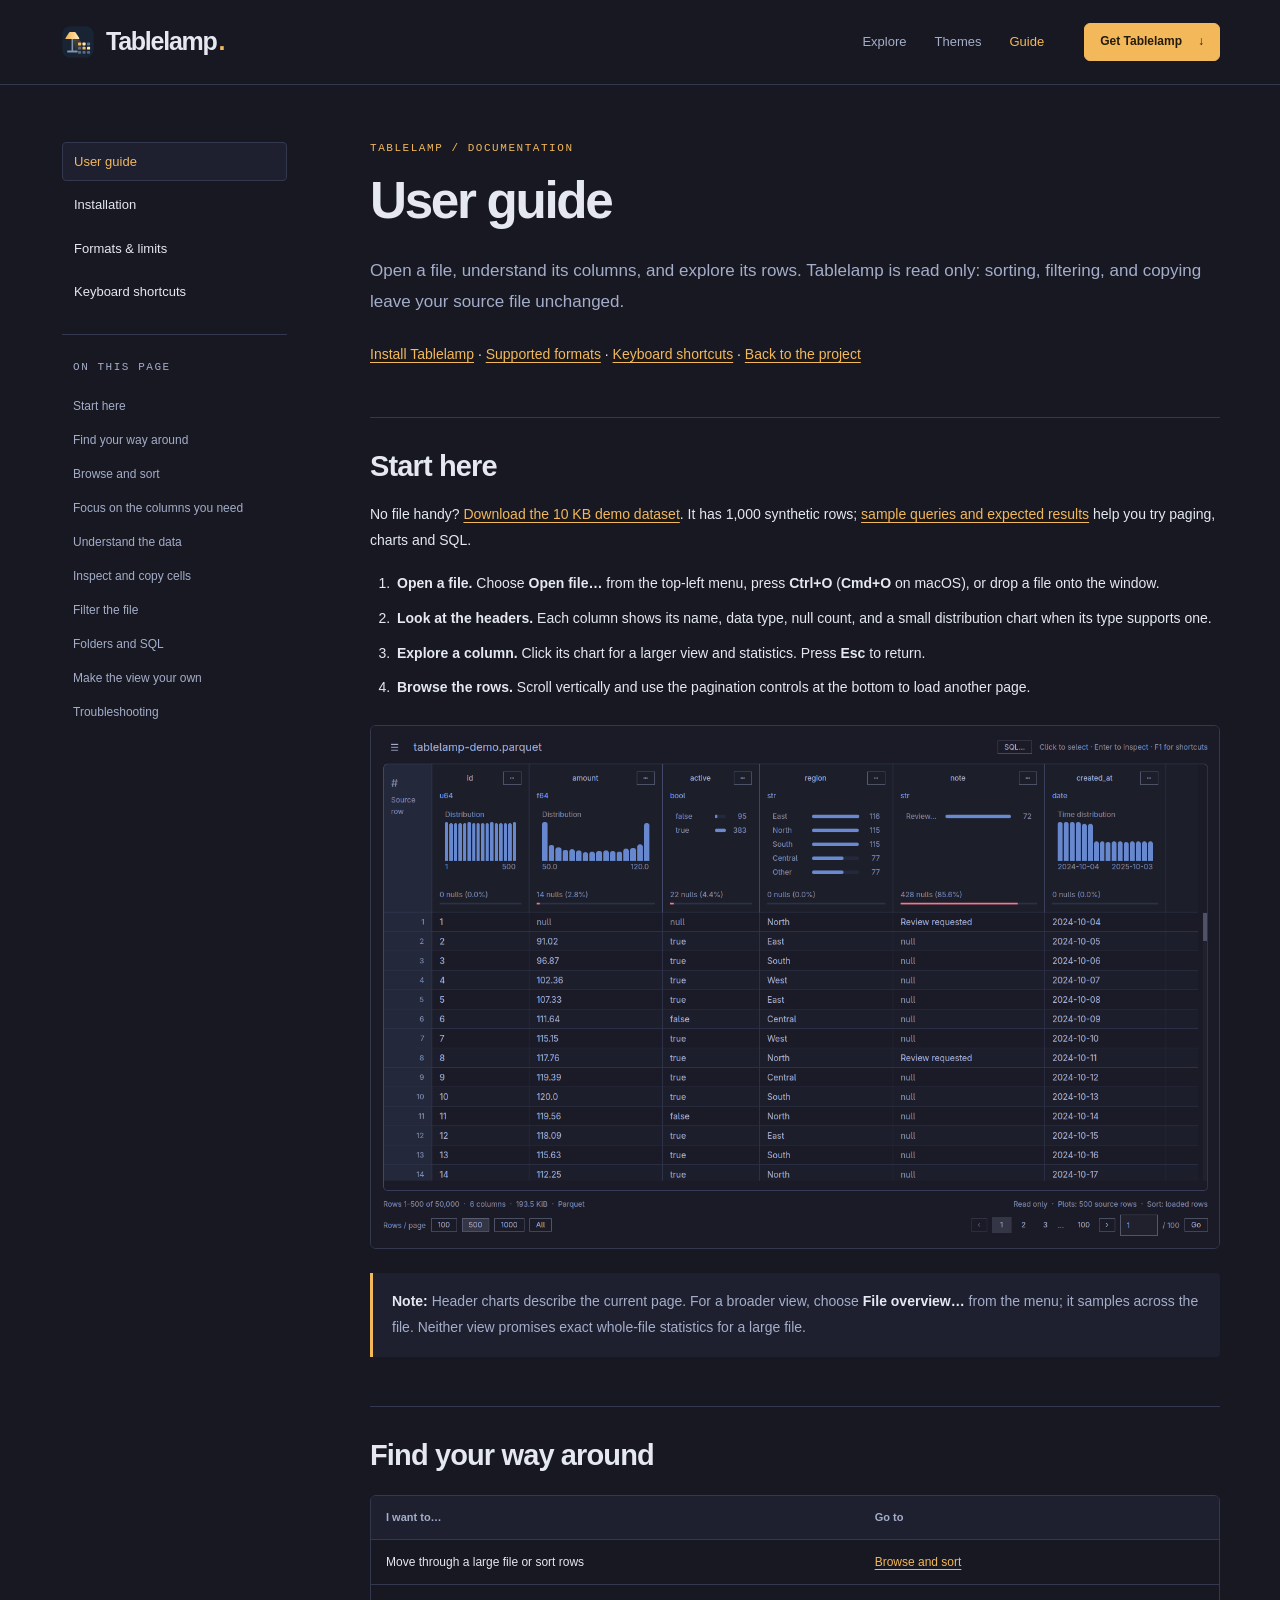
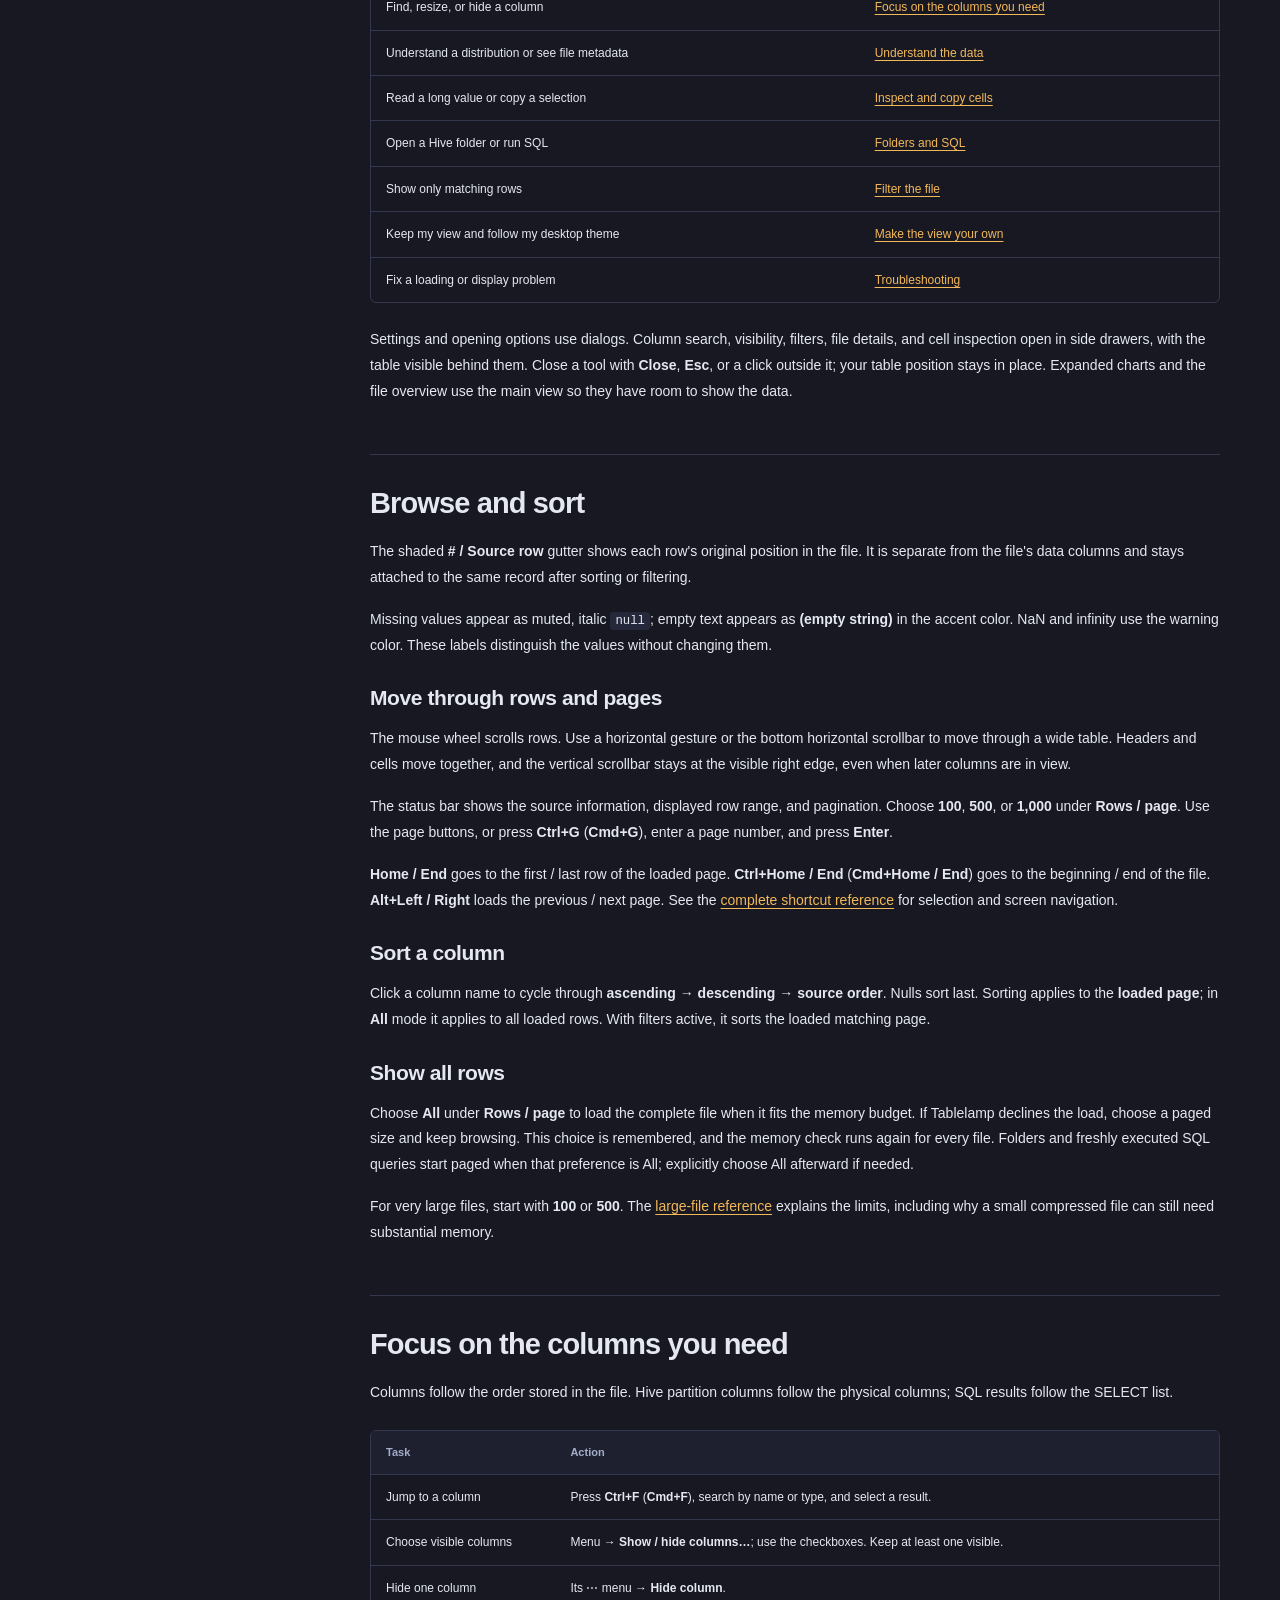
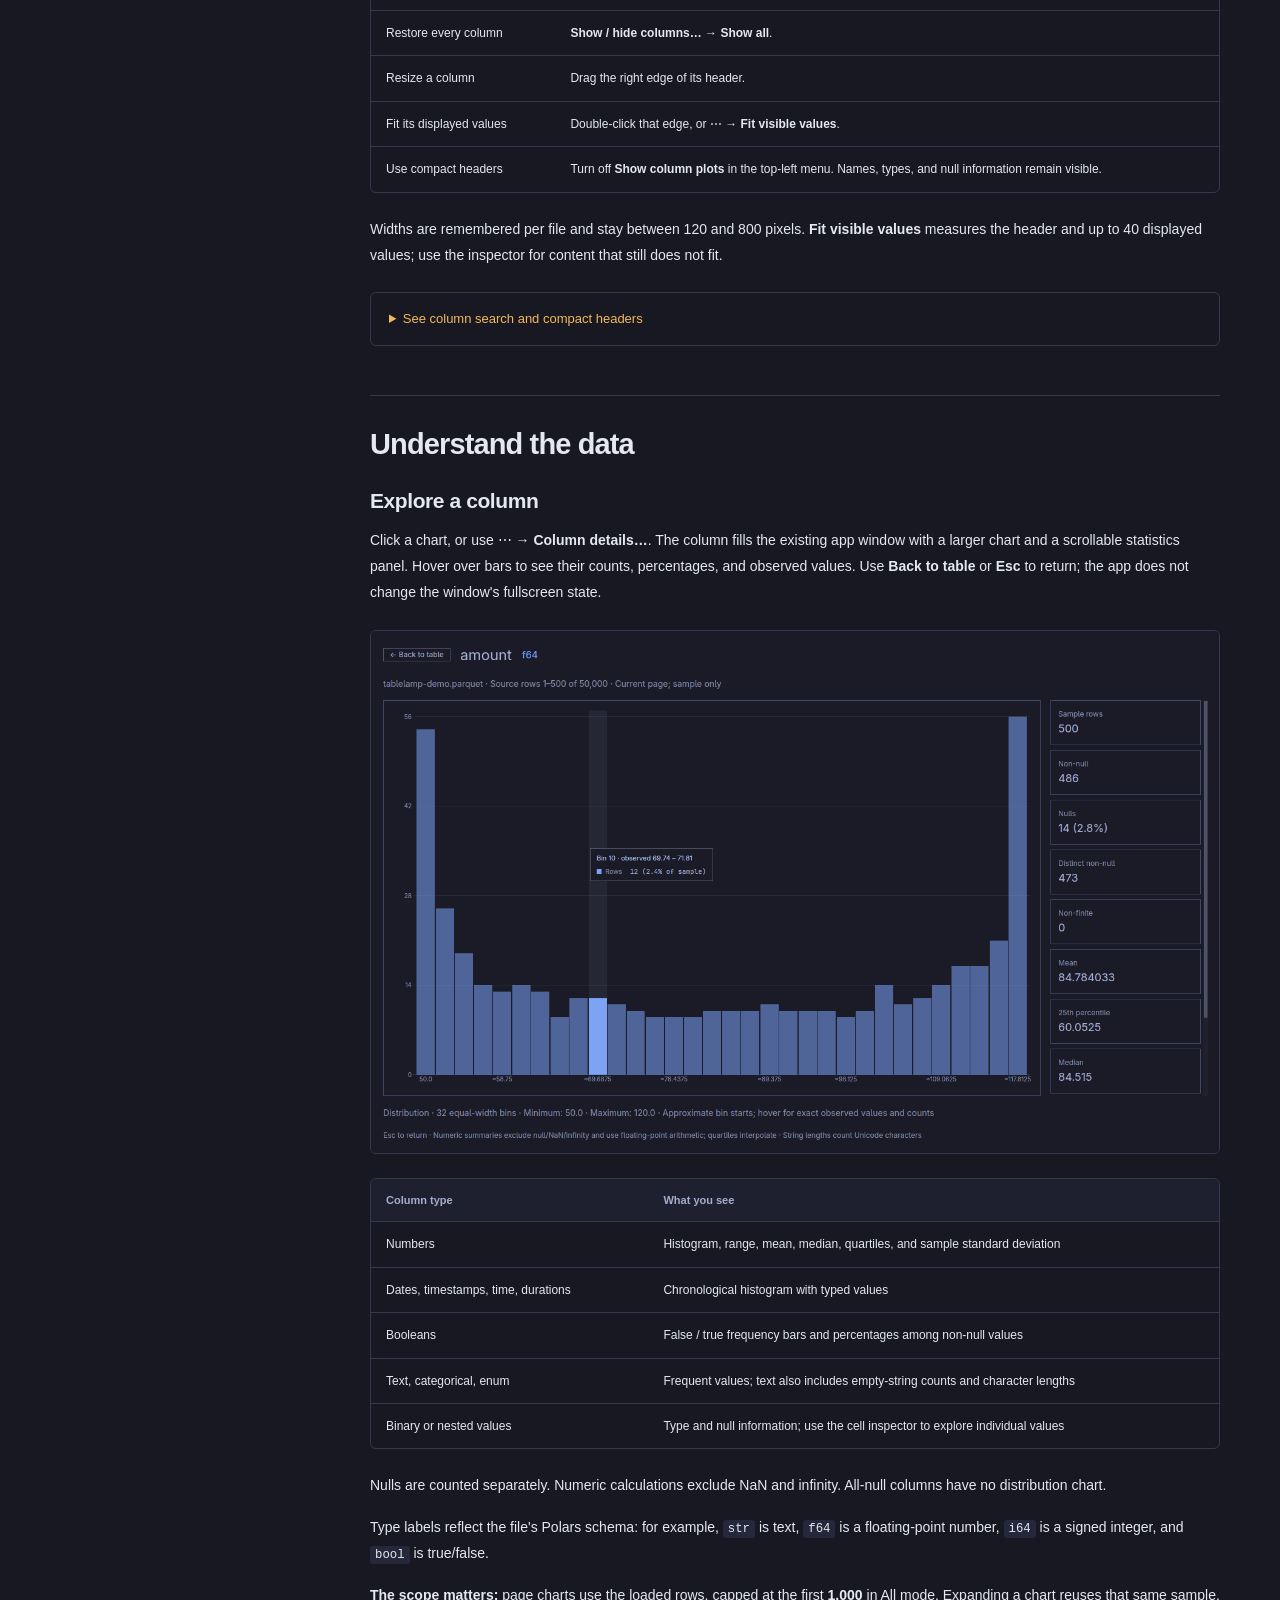
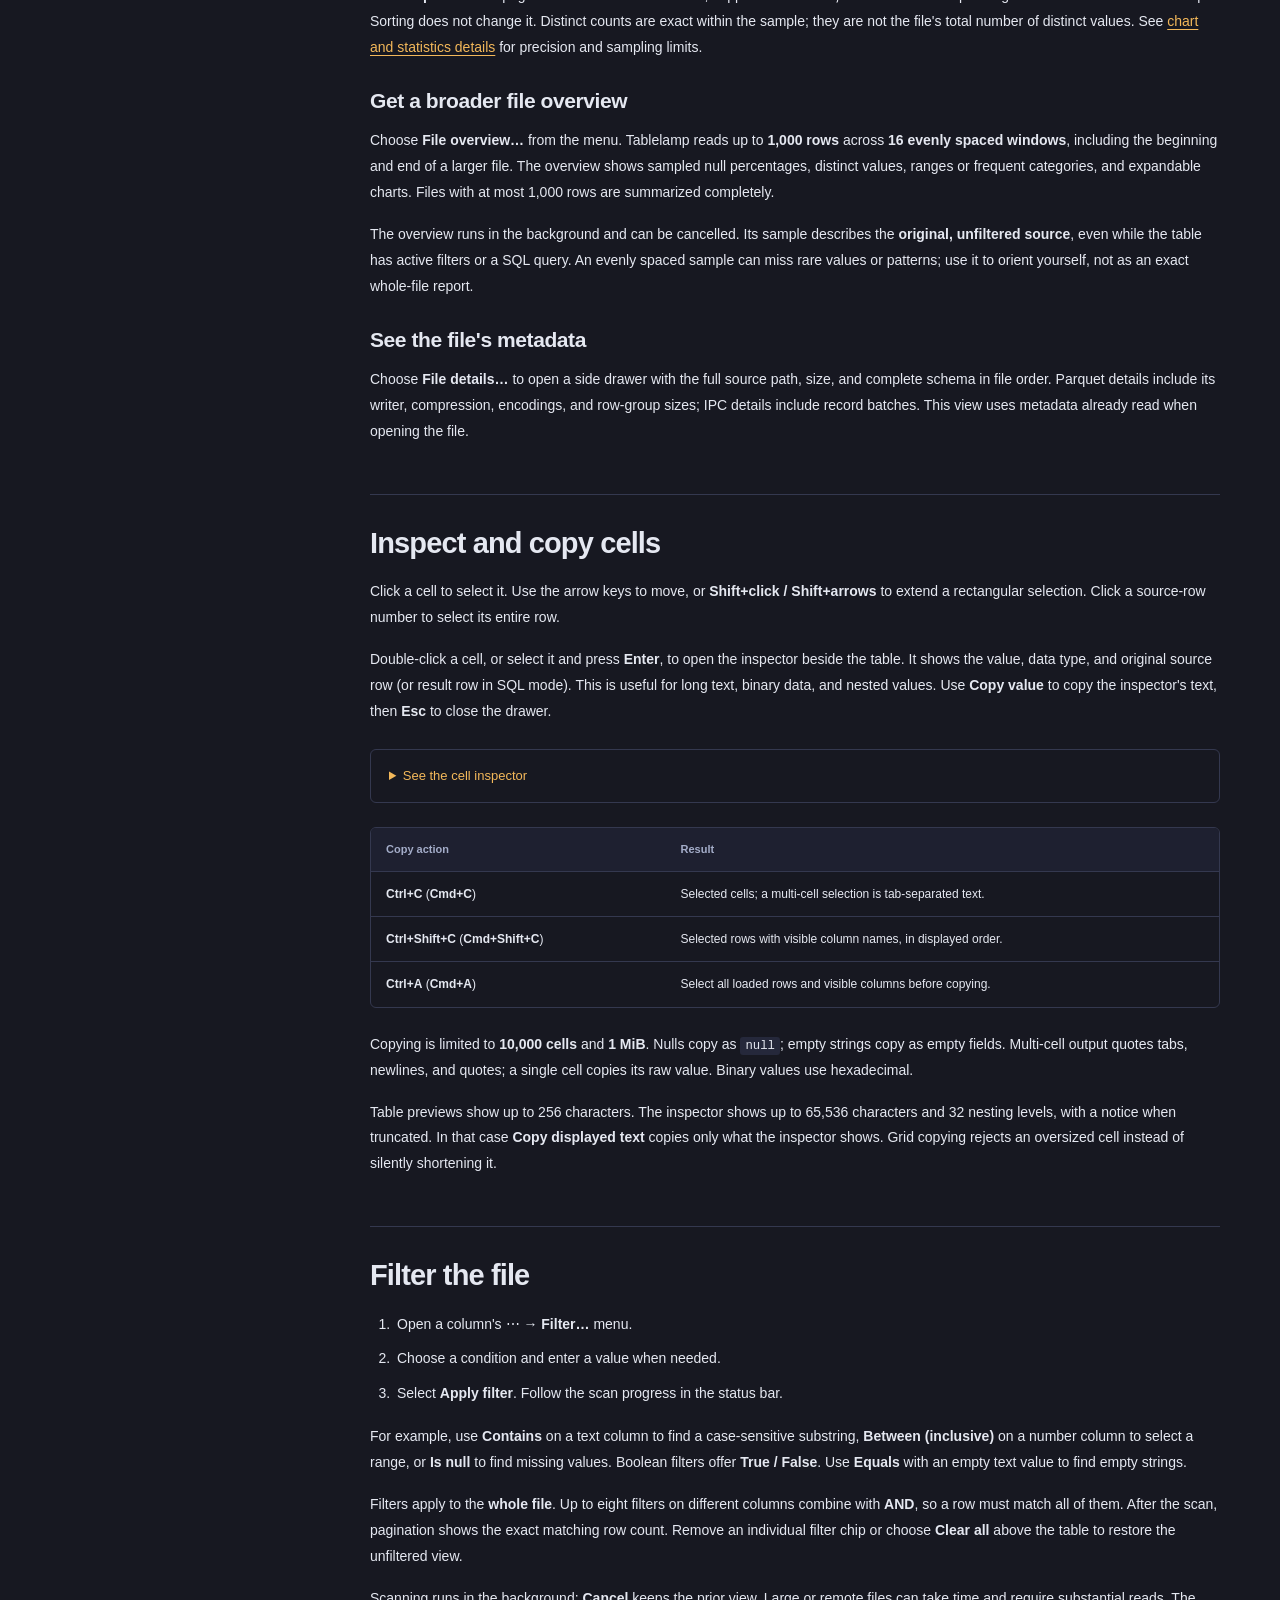
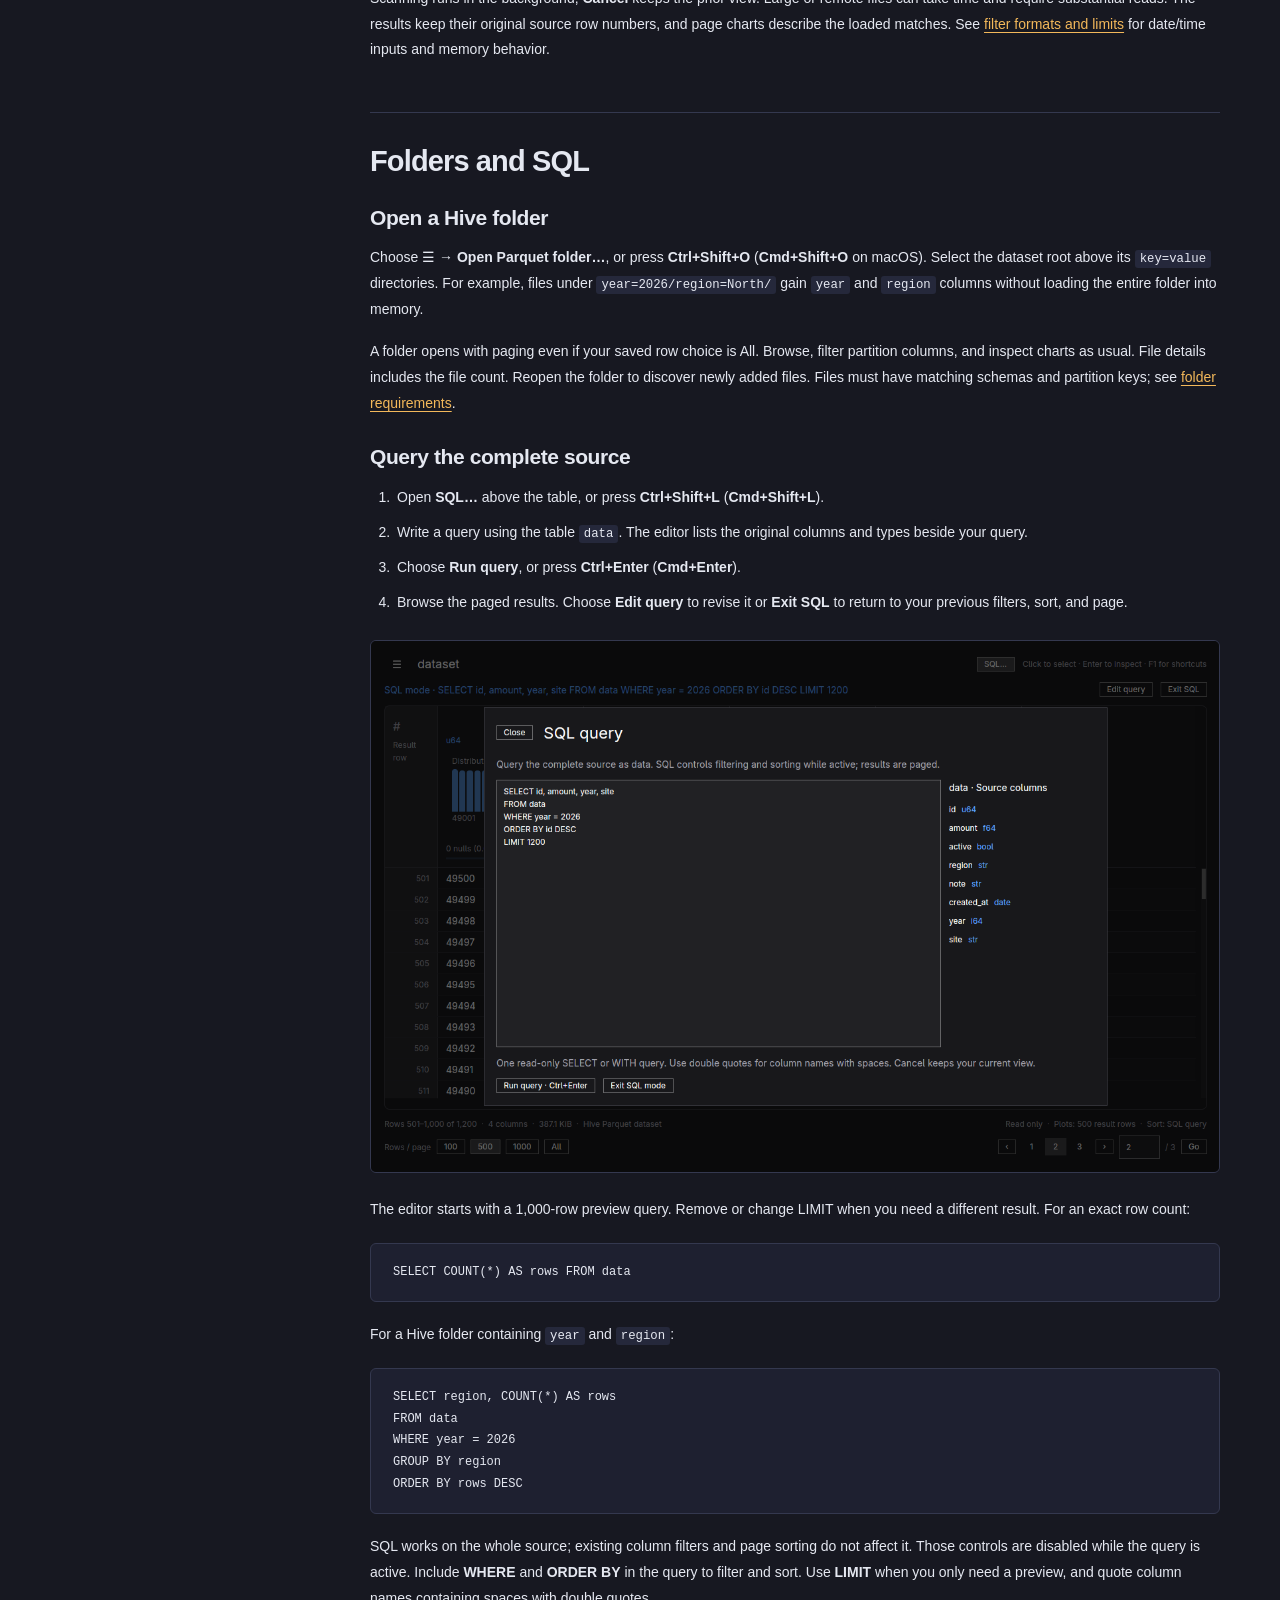
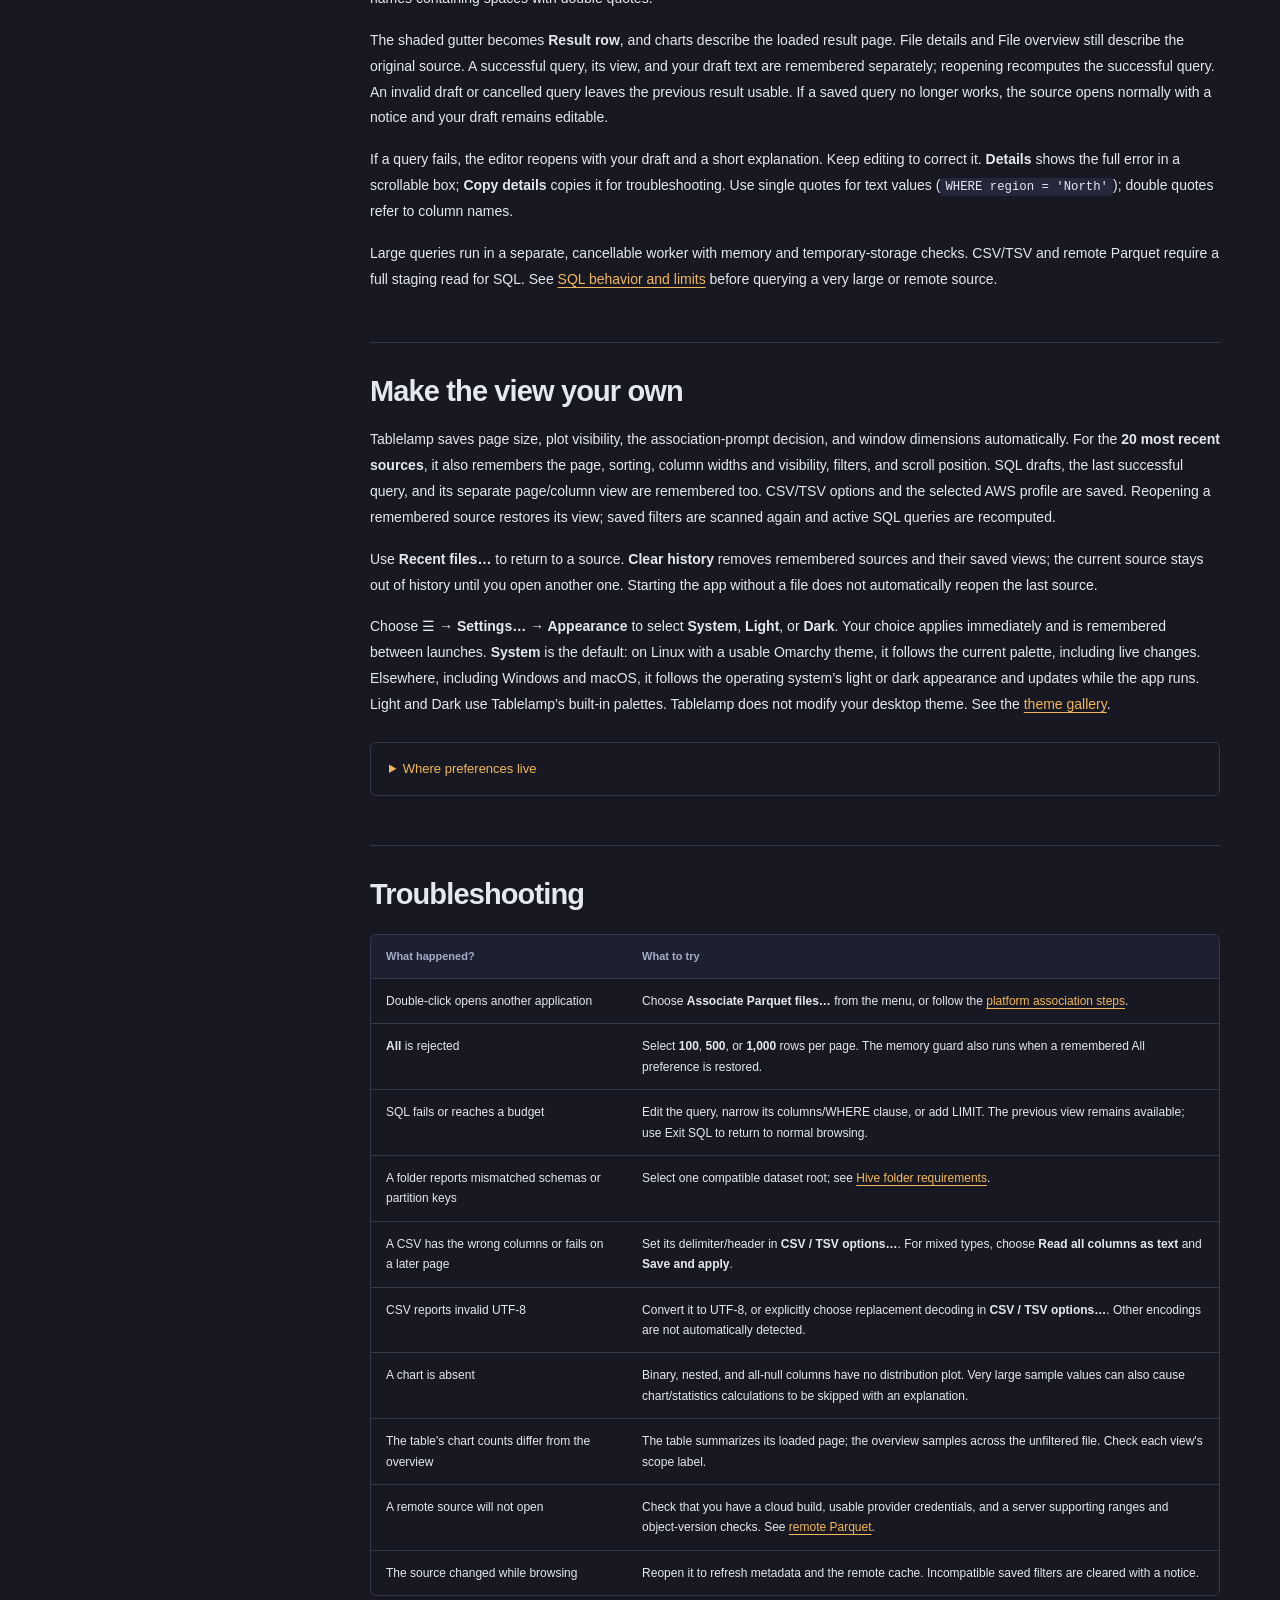
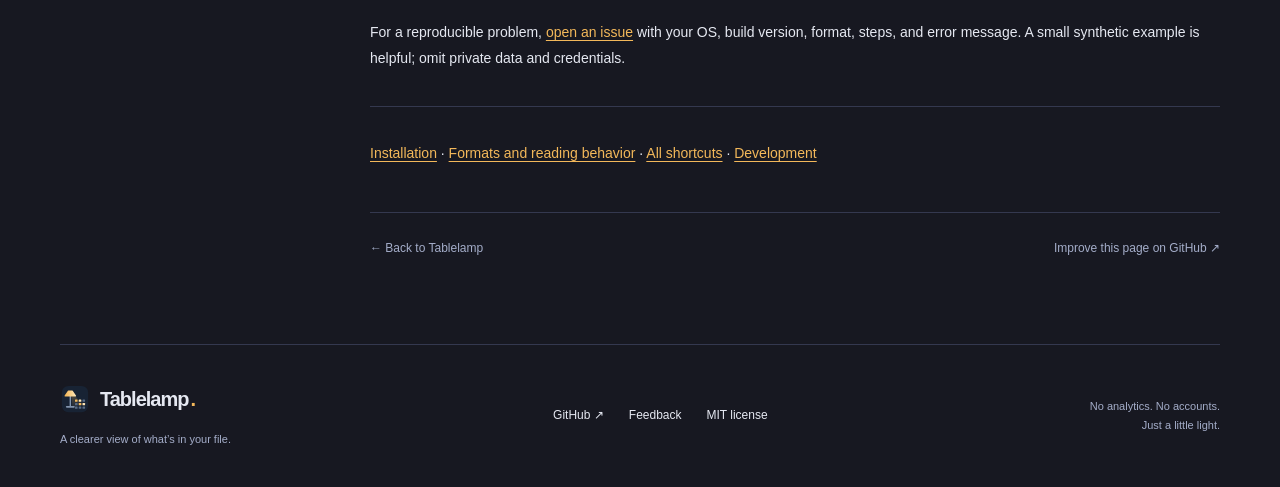
<file: docs/guide.html>
<!doctype html>
<!-- Generated by scripts/build-website-docs.py; edit the Markdown source. -->
<html lang="en" data-theme="tokyo-night">
  <head>
    <meta charset="utf-8">
    <meta name="viewport" content="width=device-width, initial-scale=1">
    <meta name="theme-color" content="#171821">
    <meta name="description" content="Open files, explore columns, inspect cells, filter data, and query with SQL in Tablelamp.">
    <meta property="og:title" content="User guide — Tablelamp">
    <meta property="og:description" content="Open files, explore columns, inspect cells, filter data, and query with SQL in Tablelamp.">
    <meta property="og:type" content="website">
    <meta property="og:image" content="https://etiennet.github.io/tablelamp/assets/social-preview.png">
    <meta property="og:image:width" content="1200">
    <meta property="og:image:height" content="630">
    <meta name="twitter:card" content="summary_large_image">
    <meta name="twitter:image" content="https://etiennet.github.io/tablelamp/assets/social-preview.png">
    <title>User guide — Tablelamp</title>
    <link rel="icon" href="assets/icon.svg" type="image/svg+xml">
    <link rel="stylesheet" href="site.css?v=7b4fc6cb2a76">
    <link rel="stylesheet" href="guide.css?v=a4f3bb6a2e8c">
    <script src="theme.js?v=1984ee5b137d" defer></script>

  </head>
  <body>
    <a class="skip-link" href="#main">Skip to content</a>
    <header class="site-header">
      <nav class="nav container" aria-label="Main navigation">
        <a class="brand" href="index.html" aria-label="Tablelamp home"><img src="assets/icon.svg" width="36" height="36" alt="">Tablelamp<span class="brand-dot">.</span></a>
        <div class="nav-links">
          <a href="index.html#explore">Explore</a>
          <a href="index.html#themes">Themes</a>
          <a href="guide.html" aria-current="location">Guide</a>
        </div>
        <a class="button button-small" href="installation.html">Get Tablelamp <span aria-hidden="true">↓</span></a>
      </nav>
    </header>
    <main class="guide-layout container" id="main">
      <aside class="guide-sidebar">
        <nav class="guide-doc-links" aria-label="Documentation"><a href="guide.html" aria-current="page">User guide</a><a href="installation.html">Installation</a><a href="formats.html">Formats &amp; limits</a><a href="keyboard-shortcuts.html">Keyboard shortcuts</a></nav>
        <nav class="guide-toc" aria-label="On this page"><p class="eyebrow">On this page</p><ul><li><a href="#start-here">Start here</a></li><li><a href="#find-your-way-around">Find your way around</a></li><li><a href="#browse-and-sort">Browse and sort</a></li><li><a href="#focus-on-the-columns-you-need">Focus on the columns you need</a></li><li><a href="#understand-the-data">Understand the data</a></li><li><a href="#inspect-and-copy-cells">Inspect and copy cells</a></li><li><a href="#filter-the-file">Filter the file</a></li><li><a href="#folders-and-sql">Folders and SQL</a></li><li><a href="#make-the-view-your-own">Make the view your own</a></li><li><a href="#troubleshooting">Troubleshooting</a></li></ul></nav>
      </aside>
      <article class="guide-article" aria-labelledby="guide-title">
        <header class="guide-heading"><p class="eyebrow">Tablelamp / Documentation</p><h1 id="guide-title">User guide</h1></header>
        <details class="guide-mobile-toc"><summary>On this page</summary><nav aria-label="On this page"><ul><li><a href="#start-here">Start here</a></li><li><a href="#find-your-way-around">Find your way around</a></li><li><a href="#browse-and-sort">Browse and sort</a></li><li><a href="#focus-on-the-columns-you-need">Focus on the columns you need</a></li><li><a href="#understand-the-data">Understand the data</a></li><li><a href="#inspect-and-copy-cells">Inspect and copy cells</a></li><li><a href="#filter-the-file">Filter the file</a></li><li><a href="#folders-and-sql">Folders and SQL</a></li><li><a href="#make-the-view-your-own">Make the view your own</a></li><li><a href="#troubleshooting">Troubleshooting</a></li></ul></nav></details>
        <div class="guide-content"><p>Open a file, understand its columns, and explore its rows. Tablelamp is read only: sorting, filtering, and copying leave your source file unchanged.</p>
<p><a href="installation.html">Install Tablelamp</a> · <a href="formats.html">Supported formats</a> · <a href="keyboard-shortcuts.html">Keyboard shortcuts</a> · <a href="index.html">Back to the project</a></p>
<h2 id="start-here">Start here</h2>
<p>No file handy? <a href="https://etiennet.github.io/tablelamp/demo/demo.parquet">Download the 10 KB demo dataset</a>.
It has 1,000 synthetic rows; <a href="https://github.com/EtienneT/tablelamp/blob/main/docs/demo/README.md">sample queries and expected results</a>
help you try paging, charts and SQL.</p>
<ol>
<li><strong>Open a file.</strong> Choose <strong>Open file…</strong> from the top-left menu, press <strong>Ctrl+O</strong> (<strong>Cmd+O</strong> on macOS), or drop a file onto the window.</li>
<li><strong>Look at the headers.</strong> Each column shows its name, data type, null count, and a small distribution chart when its type supports one.</li>
<li><strong>Explore a column.</strong> Click its chart for a larger view and statistics. Press <strong>Esc</strong> to return.</li>
<li><strong>Browse the rows.</strong> Scroll vertically and use the pagination controls at the bottom to load another page.</li>
</ol>
<p><img alt="A Parquet file with typed headers, distribution charts, and paged rows" src="assets/tokyo-night.png" loading="lazy" width="1398" height="860"></p>
<blockquote>
<p><strong>Note:</strong>
Header charts describe the current page. For a broader view, choose <strong>File overview…</strong> from the menu; it samples across the file. Neither view promises exact whole-file statistics for a large file.</p>
</blockquote>
<h2 id="find-your-way-around">Find your way around</h2>
<div class="guide-table-scroll" tabindex="0" role="region" aria-label="Scrollable reference table"><table>
<thead>
<tr>
<th>I want to…</th>
<th>Go to</th>
</tr>
</thead>
<tbody>
<tr>
<td>Move through a large file or sort rows</td>
<td><a href="#browse-and-sort">Browse and sort</a></td>
</tr>
<tr>
<td>Find, resize, or hide a column</td>
<td><a href="#focus-on-the-columns-you-need">Focus on the columns you need</a></td>
</tr>
<tr>
<td>Understand a distribution or see file metadata</td>
<td><a href="#understand-the-data">Understand the data</a></td>
</tr>
<tr>
<td>Read a long value or copy a selection</td>
<td><a href="#inspect-and-copy-cells">Inspect and copy cells</a></td>
</tr>
<tr>
<td>Open a Hive folder or run SQL</td>
<td><a href="#folders-and-sql">Folders and SQL</a></td>
</tr>
<tr>
<td>Show only matching rows</td>
<td><a href="#filter-the-file">Filter the file</a></td>
</tr>
<tr>
<td>Keep my view and follow my desktop theme</td>
<td><a href="#make-the-view-your-own">Make the view your own</a></td>
</tr>
<tr>
<td>Fix a loading or display problem</td>
<td><a href="#troubleshooting">Troubleshooting</a></td>
</tr>
</tbody>
</table></div>
<p>Settings and opening options use dialogs. Column search, visibility, filters, file details, and cell inspection open in side drawers, with the table visible behind them. Close a tool with <strong>Close</strong>, <strong>Esc</strong>, or a click outside it; your table position stays in place. Expanded charts and the file overview use the main view so they have room to show the data.</p>
<h2 id="browse-and-sort">Browse and sort</h2>
<p>The shaded <strong># / Source row</strong> gutter shows each row's original position in the file. It is separate from the file's data columns and stays attached to the same record after sorting or filtering.</p>
<p>Missing values appear as muted, italic <code>null</code>; empty text appears as <strong>(empty string)</strong> in the accent color. NaN and infinity use the warning color. These labels distinguish the values without changing them.</p>
<h3 id="move-through-rows-and-pages">Move through rows and pages</h3>
<p>The mouse wheel scrolls rows. Use a horizontal gesture or the bottom horizontal scrollbar to move through a wide table. Headers and cells move together, and the vertical scrollbar stays at the visible right edge, even when later columns are in view.</p>
<p>The status bar shows the source information, displayed row range, and pagination. Choose <strong>100</strong>, <strong>500</strong>, or <strong>1,000</strong> under <strong>Rows / page</strong>. Use the page buttons, or press <strong>Ctrl+G</strong> (<strong>Cmd+G</strong>), enter a page number, and press <strong>Enter</strong>.</p>
<p><strong>Home / End</strong> goes to the first / last row of the loaded page. <strong>Ctrl+Home / End</strong> (<strong>Cmd+Home / End</strong>) goes to the beginning / end of the file. <strong>Alt+Left / Right</strong> loads the previous / next page. See the <a href="keyboard-shortcuts.html">complete shortcut reference</a> for selection and screen navigation.</p>
<h3 id="sort-a-column">Sort a column</h3>
<p>Click a column name to cycle through <strong>ascending → descending → source order</strong>. Nulls sort last. Sorting applies to the <strong>loaded page</strong>; in <strong>All</strong> mode it applies to all loaded rows. With filters active, it sorts the loaded matching page.</p>
<h3 id="show-all-rows">Show all rows</h3>
<p>Choose <strong>All</strong> under <strong>Rows / page</strong> to load the complete file when it fits the memory budget. If Tablelamp declines the load, choose a paged size and keep browsing. This choice is remembered, and the memory check runs again for every file. Folders and freshly executed SQL queries start paged when that preference is All; explicitly choose All afterward if needed.</p>
<p>For very large files, start with <strong>100</strong> or <strong>500</strong>. The <a href="formats.html#large-files-and-memory">large-file reference</a> explains the limits, including why a small compressed file can still need substantial memory.</p>
<h2 id="focus-on-the-columns-you-need">Focus on the columns you need</h2>
<p>Columns follow the order stored in the file. Hive partition columns follow the physical columns; SQL results follow the SELECT list.</p>
<div class="guide-table-scroll" tabindex="0" role="region" aria-label="Scrollable reference table"><table>
<thead>
<tr>
<th>Task</th>
<th>Action</th>
</tr>
</thead>
<tbody>
<tr>
<td>Jump to a column</td>
<td>Press <strong>Ctrl+F</strong> (<strong>Cmd+F</strong>), search by name or type, and select a result.</td>
</tr>
<tr>
<td>Choose visible columns</td>
<td>Menu → <strong>Show / hide columns…</strong>; use the checkboxes. Keep at least one visible.</td>
</tr>
<tr>
<td>Hide one column</td>
<td>Its <strong>⋯</strong> menu → <strong>Hide column</strong>.</td>
</tr>
<tr>
<td>Restore every column</td>
<td><strong>Show / hide columns…</strong> → <strong>Show all</strong>.</td>
</tr>
<tr>
<td>Resize a column</td>
<td>Drag the right edge of its header.</td>
</tr>
<tr>
<td>Fit its displayed values</td>
<td>Double-click that edge, or <strong>⋯ → Fit visible values</strong>.</td>
</tr>
<tr>
<td>Use compact headers</td>
<td>Turn off <strong>Show column plots</strong> in the top-left menu. Names, types, and null information remain visible.</td>
</tr>
</tbody>
</table></div>
<p>Widths are remembered per file and stay between 120 and 800 pixels. <strong>Fit visible values</strong> measures the header and up to 40 displayed values; use the inspector for content that still does not fit.</p>
<details>
<summary>See column search and compact headers</summary>
<p><img alt="Finding the region column by name" src="assets/find-column.png" loading="lazy" width="1398" height="860"></p>
<p><img alt="More rows visible with the column plots hidden" src="assets/compact-table.png" loading="lazy" width="1398" height="860"></p>
</details>
<h2 id="understand-the-data">Understand the data</h2>
<h3 id="explore-a-column">Explore a column</h3>
<p>Click a chart, or use <strong>⋯ → Column details…</strong>. The column fills the existing app window with a larger chart and a scrollable statistics panel. Hover over bars to see their counts, percentages, and observed values. Use <strong>Back to table</strong> or <strong>Esc</strong> to return; the app does not change the window's fullscreen state.</p>
<p><img alt="Expanded amount histogram with a hover tooltip and column statistics" src="assets/column-detail.png" loading="lazy" width="1398" height="860"></p>
<div class="guide-table-scroll" tabindex="0" role="region" aria-label="Scrollable reference table"><table>
<thead>
<tr>
<th>Column type</th>
<th>What you see</th>
</tr>
</thead>
<tbody>
<tr>
<td>Numbers</td>
<td>Histogram, range, mean, median, quartiles, and sample standard deviation</td>
</tr>
<tr>
<td>Dates, timestamps, time, durations</td>
<td>Chronological histogram with typed values</td>
</tr>
<tr>
<td>Booleans</td>
<td>False / true frequency bars and percentages among non-null values</td>
</tr>
<tr>
<td>Text, categorical, enum</td>
<td>Frequent values; text also includes empty-string counts and character lengths</td>
</tr>
<tr>
<td>Binary or nested values</td>
<td>Type and null information; use the cell inspector to explore individual values</td>
</tr>
</tbody>
</table></div>
<p>Nulls are counted separately. Numeric calculations exclude NaN and infinity. All-null columns have no distribution chart.</p>
<p>Type labels reflect the file's Polars schema: for example, <code>str</code> is text, <code>f64</code> is a floating-point number, <code>i64</code> is a signed integer, and <code>bool</code> is true/false.</p>
<p><strong>The scope matters:</strong> page charts use the loaded rows, capped at the first <strong>1,000</strong> in All mode. Expanding a chart reuses that same sample. Sorting does not change it. Distinct counts are exact within the sample; they are not the file's total number of distinct values. See <a href="formats.html#charts-and-statistics">chart and statistics details</a> for precision and sampling limits.</p>
<h3 id="get-a-broader-file-overview">Get a broader file overview</h3>
<p>Choose <strong>File overview…</strong> from the menu. Tablelamp reads up to <strong>1,000 rows</strong> across <strong>16 evenly spaced windows</strong>, including the beginning and end of a larger file. The overview shows sampled null percentages, distinct values, ranges or frequent categories, and expandable charts. Files with at most 1,000 rows are summarized completely.</p>
<p>The overview runs in the background and can be cancelled. Its sample describes the <strong>original, unfiltered source</strong>, even while the table has active filters or a SQL query. An evenly spaced sample can miss rare values or patterns; use it to orient yourself, not as an exact whole-file report.</p>
<h3 id="see-the-files-metadata">See the file's metadata</h3>
<p>Choose <strong>File details…</strong> to open a side drawer with the full source path, size, and complete schema in file order. Parquet details include its writer, compression, encodings, and row-group sizes; IPC details include record batches. This view uses metadata already read when opening the file.</p>
<h2 id="inspect-and-copy-cells">Inspect and copy cells</h2>
<p>Click a cell to select it. Use the arrow keys to move, or <strong>Shift+click / Shift+arrows</strong> to extend a rectangular selection. Click a source-row number to select its entire row.</p>
<p>Double-click a cell, or select it and press <strong>Enter</strong>, to open the inspector beside the table. It shows the value, data type, and original source row (or result row in SQL mode). This is useful for long text, binary data, and nested values. Use <strong>Copy value</strong> to copy the inspector's text, then <strong>Esc</strong> to close the drawer.</p>
<details>
<summary>See the cell inspector</summary>
<p><img alt="Inspecting a note value with its type, source row, and copy action" src="assets/cell-inspector.png" loading="lazy" width="1398" height="860"></p>
</details>
<div class="guide-table-scroll" tabindex="0" role="region" aria-label="Scrollable reference table"><table>
<thead>
<tr>
<th>Copy action</th>
<th>Result</th>
</tr>
</thead>
<tbody>
<tr>
<td><strong>Ctrl+C</strong> (<strong>Cmd+C</strong>)</td>
<td>Selected cells; a multi-cell selection is tab-separated text.</td>
</tr>
<tr>
<td><strong>Ctrl+Shift+C</strong> (<strong>Cmd+Shift+C</strong>)</td>
<td>Selected rows with visible column names, in displayed order.</td>
</tr>
<tr>
<td><strong>Ctrl+A</strong> (<strong>Cmd+A</strong>)</td>
<td>Select all loaded rows and visible columns before copying.</td>
</tr>
</tbody>
</table></div>
<p>Copying is limited to <strong>10,000 cells</strong> and <strong>1 MiB</strong>. Nulls copy as <code>null</code>; empty strings copy as empty fields. Multi-cell output quotes tabs, newlines, and quotes; a single cell copies its raw value. Binary values use hexadecimal.</p>
<p>Table previews show up to 256 characters. The inspector shows up to 65,536 characters and 32 nesting levels, with a notice when truncated. In that case <strong>Copy displayed text</strong> copies only what the inspector shows. Grid copying rejects an oversized cell instead of silently shortening it.</p>
<h2 id="filter-the-file">Filter the file</h2>
<ol>
<li>Open a column's <strong>⋯ → Filter…</strong> menu.</li>
<li>Choose a condition and enter a value when needed.</li>
<li>Select <strong>Apply filter</strong>. Follow the scan progress in the status bar.</li>
</ol>
<p>For example, use <strong>Contains</strong> on a text column to find a case-sensitive substring, <strong>Between (inclusive)</strong> on a number column to select a range, or <strong>Is null</strong> to find missing values. Boolean filters offer <strong>True / False</strong>. Use <strong>Equals</strong> with an empty text value to find empty strings.</p>
<p>Filters apply to the <strong>whole file</strong>. Up to eight filters on different columns combine with <strong>AND</strong>, so a row must match all of them. After the scan, pagination shows the exact matching row count. Remove an individual filter chip or choose <strong>Clear all</strong> above the table to restore the unfiltered view.</p>
<p>Scanning runs in the background; <strong>Cancel</strong> keeps the prior view. Large or remote files can take time and require substantial reads. The results keep their original source row numbers, and page charts describe the loaded matches. See <a href="formats.html#filters">filter formats and limits</a> for date/time inputs and memory behavior.</p>
<h2 id="folders-and-sql">Folders and SQL</h2>
<h3 id="open-a-hive-folder">Open a Hive folder</h3>
<p>Choose <strong>☰ → Open Parquet folder…</strong>, or press <strong>Ctrl+Shift+O</strong> (<strong>Cmd+Shift+O</strong> on macOS). Select the dataset root above its <code>key=value</code> directories. For example, files under <code>year=2026/region=North/</code> gain <code>year</code> and <code>region</code> columns without loading the entire folder into memory.</p>
<p>A folder opens with paging even if your saved row choice is All. Browse, filter partition columns, and inspect charts as usual. File details includes the file count. Reopen the folder to discover newly added files. Files must have matching schemas and partition keys; see <a href="formats.html#hive-parquet-folders">folder requirements</a>.</p>
<h3 id="query-the-complete-source">Query the complete source</h3>
<ol>
<li>Open <strong>SQL…</strong> above the table, or press <strong>Ctrl+Shift+L</strong> (<strong>Cmd+Shift+L</strong>).</li>
<li>Write a query using the table <code>data</code>. The editor lists the original columns and types beside your query.</li>
<li>Choose <strong>Run query</strong>, or press <strong>Ctrl+Enter</strong> (<strong>Cmd+Enter</strong>).</li>
<li>Browse the paged results. Choose <strong>Edit query</strong> to revise it or <strong>Exit SQL</strong> to return to your previous filters, sort, and page.</li>
</ol>
<p><img alt="SQL editor with the original source columns beside a query and the result table visible behind it" src="assets/sql-query.png" loading="lazy" width="1278" height="800"></p>
<p>The editor starts with a 1,000-row preview query. Remove or change LIMIT when you need a different result. For an exact row count:</p>
<pre tabindex="0"><code class="language-sql">SELECT COUNT(*) AS rows FROM data
</code></pre>
<p>For a Hive folder containing <code>year</code> and <code>region</code>:</p>
<pre tabindex="0"><code class="language-sql">SELECT region, COUNT(*) AS rows
FROM data
WHERE year = 2026
GROUP BY region
ORDER BY rows DESC
</code></pre>
<p>SQL works on the whole source; existing column filters and page sorting do not affect it. Those controls are disabled while the query is active. Include <strong>WHERE</strong> and <strong>ORDER BY</strong> in the query to filter and sort. Use <strong>LIMIT</strong> when you only need a preview, and quote column names containing spaces with double quotes.</p>
<p>The shaded gutter becomes <strong>Result row</strong>, and charts describe the loaded result page. File details and File overview still describe the original source. A successful query, its view, and your draft text are remembered separately; reopening recomputes the successful query. An invalid draft or cancelled query leaves the previous result usable. If a saved query no longer works, the source opens normally with a notice and your draft remains editable.</p>
<p>If a query fails, the editor reopens with your draft and a short explanation. Keep editing to correct it. <strong>Details</strong> shows the full error in a scrollable box; <strong>Copy details</strong> copies it for troubleshooting. Use single quotes for text values (<code>WHERE region = 'North'</code>); double quotes refer to column names.</p>
<p>Large queries run in a separate, cancellable worker with memory and temporary-storage checks. CSV/TSV and remote Parquet require a full staging read for SQL. See <a href="formats.html#sql-mode">SQL behavior and limits</a> before querying a very large or remote source.</p>
<h2 id="make-the-view-your-own">Make the view your own</h2>
<p>Tablelamp saves page size, plot visibility, the association-prompt decision, and window dimensions automatically. For the <strong>20 most recent sources</strong>, it also remembers the page, sorting, column widths and visibility, filters, and scroll position. SQL drafts, the last successful query, and its separate page/column view are remembered too. CSV/TSV options and the selected AWS profile are saved. Reopening a remembered source restores its view; saved filters are scanned again and active SQL queries are recomputed.</p>
<p>Use <strong>Recent files…</strong> to return to a source. <strong>Clear history</strong> removes remembered sources and their saved views; the current source stays out of history until you open another one. Starting the app without a file does not automatically reopen the last source.</p>
<p>Choose <strong>☰ → Settings… → Appearance</strong> to select <strong>System</strong>, <strong>Light</strong>, or <strong>Dark</strong>. Your choice applies immediately and is remembered between launches. <strong>System</strong> is the default: on Linux with a usable Omarchy theme, it follows the current palette, including live changes. Elsewhere, including Windows and macOS, it follows the operating system’s light or dark appearance and updates while the app runs. Light and Dark use Tablelamp’s built-in palettes. Tablelamp does not modify your desktop theme. See the <a href="index.html#themes">theme gallery</a>.</p>
<details>
<summary>Where preferences live</summary>
<div class="guide-table-scroll" tabindex="0" role="region" aria-label="Scrollable reference table"><table>
<thead>
<tr>
<th>Platform</th>
<th>File</th>
</tr>
</thead>
<tbody>
<tr>
<td>Linux</td>
<td><code>${XDG_CONFIG_HOME:-~/.config}/parquetviewer/settings.json</code></td>
</tr>
<tr>
<td>Windows</td>
<td><code>%APPDATA%\parquetviewer\settings.json</code></td>
</tr>
<tr>
<td>macOS</td>
<td><code>~/Library/Application Support/parquetviewer/settings.json</code></td>
</tr>
</tbody>
</table></div>
<p>Close the app before backing up or resetting this file. Renaming it lets Tablelamp start with defaults while preserving your backup. Settings use atomic replacement; invalid or older settings fall back to validated defaults. Resize and scroll updates are flushed on close. Fullscreen/maximized dimensions do not replace the remembered window size; your window manager controls placement.</p>
<p>Non-UTF-8 local paths still open but cannot be saved in JSON history. URLs with a query or fragment, including signed URLs, are excluded from history and saved views.</p>
<p>Omarchy's current palette is read from <code>~/.local/state/omarchy/current/theme/colors.toml</code> and <code>theme.name</code>, with a legacy config-directory fallback.</p>
</details>
<h2 id="troubleshooting">Troubleshooting</h2>
<div class="guide-table-scroll" tabindex="0" role="region" aria-label="Scrollable reference table"><table>
<thead>
<tr>
<th>What happened?</th>
<th>What to try</th>
</tr>
</thead>
<tbody>
<tr>
<td>Double-click opens another application</td>
<td>Choose <strong>Associate Parquet files…</strong> from the menu, or follow the <a href="installation.html">platform association steps</a>.</td>
</tr>
<tr>
<td><strong>All</strong> is rejected</td>
<td>Select <strong>100</strong>, <strong>500</strong>, or <strong>1,000</strong> rows per page. The memory guard also runs when a remembered All preference is restored.</td>
</tr>
<tr>
<td>SQL fails or reaches a budget</td>
<td>Edit the query, narrow its columns/WHERE clause, or add LIMIT. The previous view remains available; use Exit SQL to return to normal browsing.</td>
</tr>
<tr>
<td>A folder reports mismatched schemas or partition keys</td>
<td>Select one compatible dataset root; see <a href="formats.html#hive-parquet-folders">Hive folder requirements</a>.</td>
</tr>
<tr>
<td>A CSV has the wrong columns or fails on a later page</td>
<td>Set its delimiter/header in <strong>CSV / TSV options…</strong>. For mixed types, choose <strong>Read all columns as text</strong> and <strong>Save and apply</strong>.</td>
</tr>
<tr>
<td>CSV reports invalid UTF-8</td>
<td>Convert it to UTF-8, or explicitly choose replacement decoding in <strong>CSV / TSV options…</strong>. Other encodings are not automatically detected.</td>
</tr>
<tr>
<td>A chart is absent</td>
<td>Binary, nested, and all-null columns have no distribution plot. Very large sample values can also cause chart/statistics calculations to be skipped with an explanation.</td>
</tr>
<tr>
<td>The table's chart counts differ from the overview</td>
<td>The table summarizes its loaded page; the overview samples across the unfiltered file. Check each view's scope label.</td>
</tr>
<tr>
<td>A remote source will not open</td>
<td>Check that you have a cloud build, usable provider credentials, and a server supporting ranges and object-version checks. See <a href="formats.html#remote-parquet">remote Parquet</a>.</td>
</tr>
<tr>
<td>The source changed while browsing</td>
<td>Reopen it to refresh metadata and the remote cache. Incompatible saved filters are cleared with a notice.</td>
</tr>
</tbody>
</table></div>
<p>For a reproducible problem, <a href="https://github.com/EtienneT/tablelamp/issues">open an issue</a> with your OS, build version, format, steps, and error message. A small synthetic example is helpful; omit private data and credentials.</p>
<hr>
<p><a href="installation.html">Installation</a> · <a href="formats.html">Formats and reading behavior</a> · <a href="keyboard-shortcuts.html">All shortcuts</a> · <a href="https://github.com/EtienneT/tablelamp/blob/main/docs/development.md">Development</a></p></div>
        <div class="guide-end"><a href="index.html">← Back to Tablelamp</a><a href="https://github.com/EtienneT/tablelamp/blob/main/docs/user-guide.md">Improve this page on GitHub ↗</a></div>
      </article>
    </main>
    <footer class="container footer"><div><a class="brand" href="index.html"><img src="assets/icon.svg" width="30" height="30" alt="">Tablelamp<span class="brand-dot">.</span></a><p>A clearer view of what’s in your file.</p></div><nav aria-label="Footer navigation"><a href="https://github.com/EtienneT/tablelamp">GitHub <span aria-hidden="true">↗</span></a><a href="https://github.com/EtienneT/tablelamp/issues">Feedback</a><a href="https://github.com/EtienneT/tablelamp/blob/main/LICENSE">MIT license</a></nav><p class="footer-note">No analytics. No accounts.<br>Just a little light.</p></footer>
  </body>
</html>
</file>
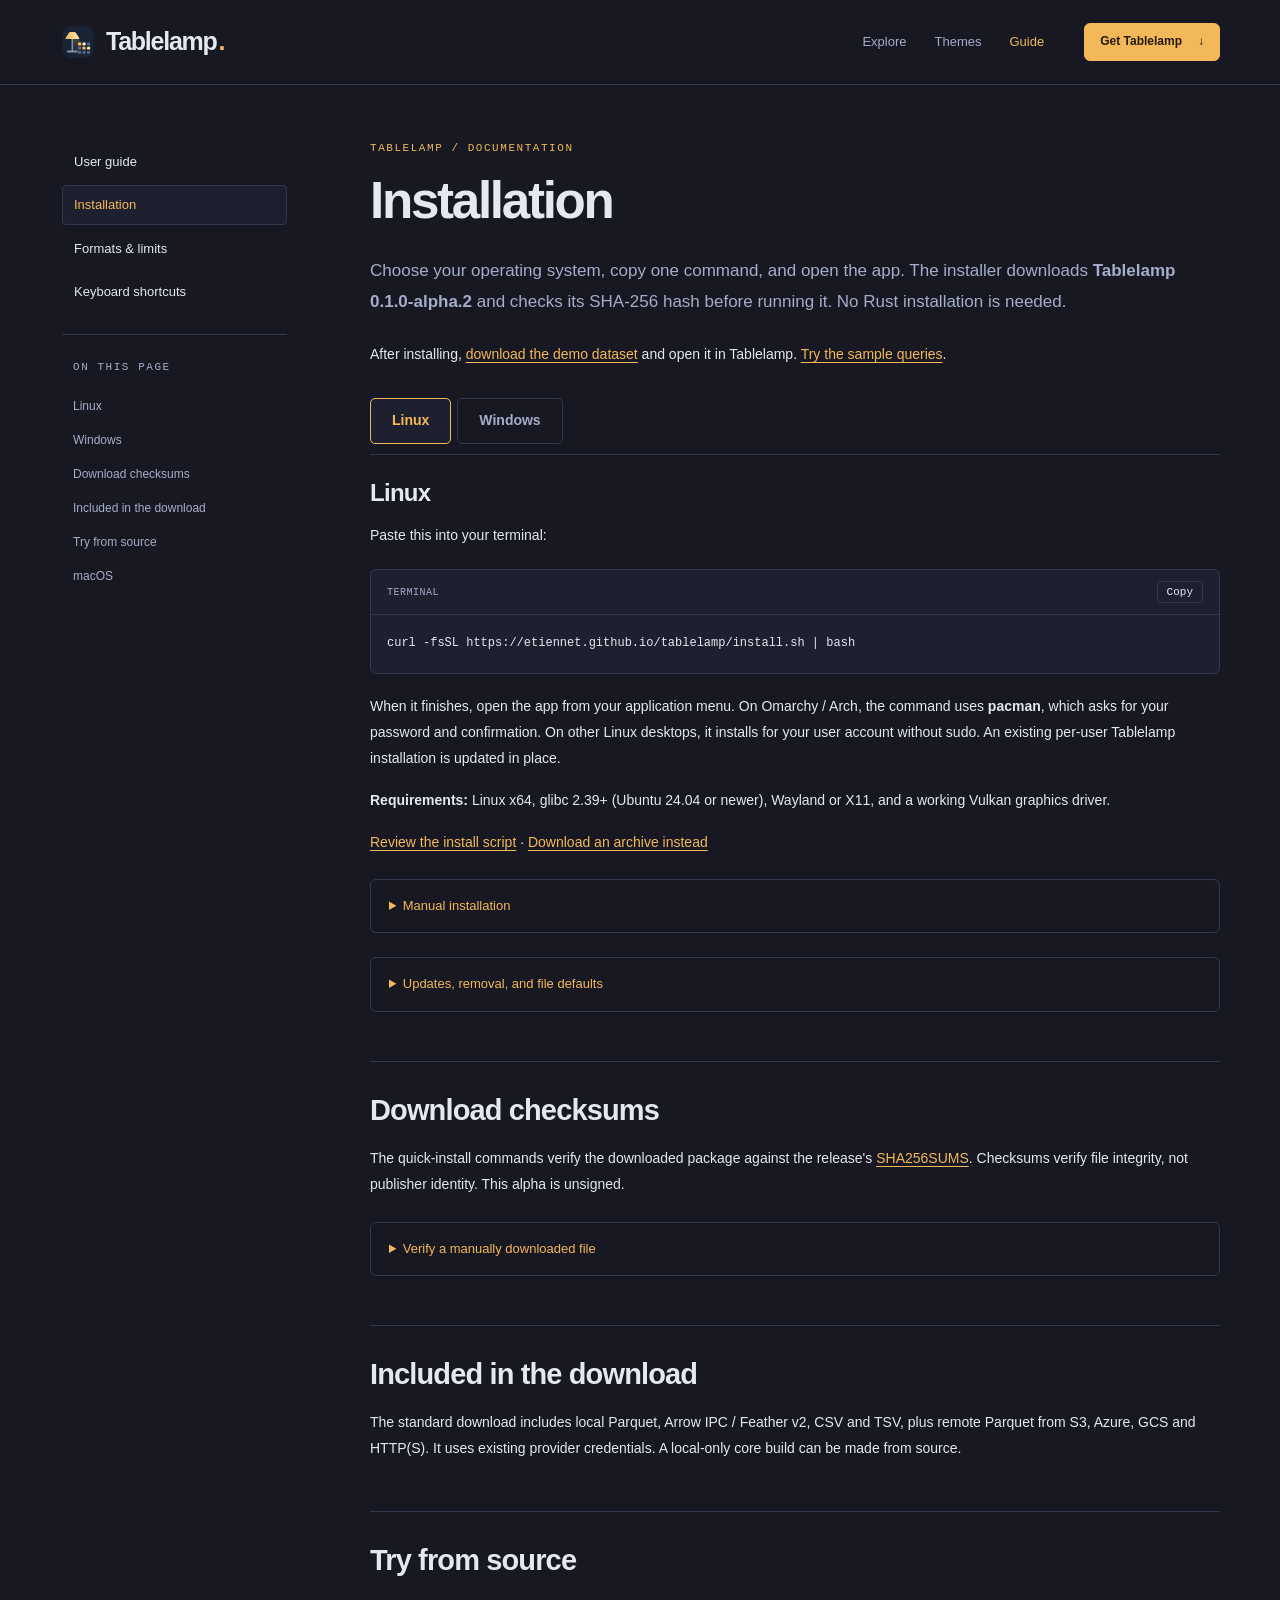
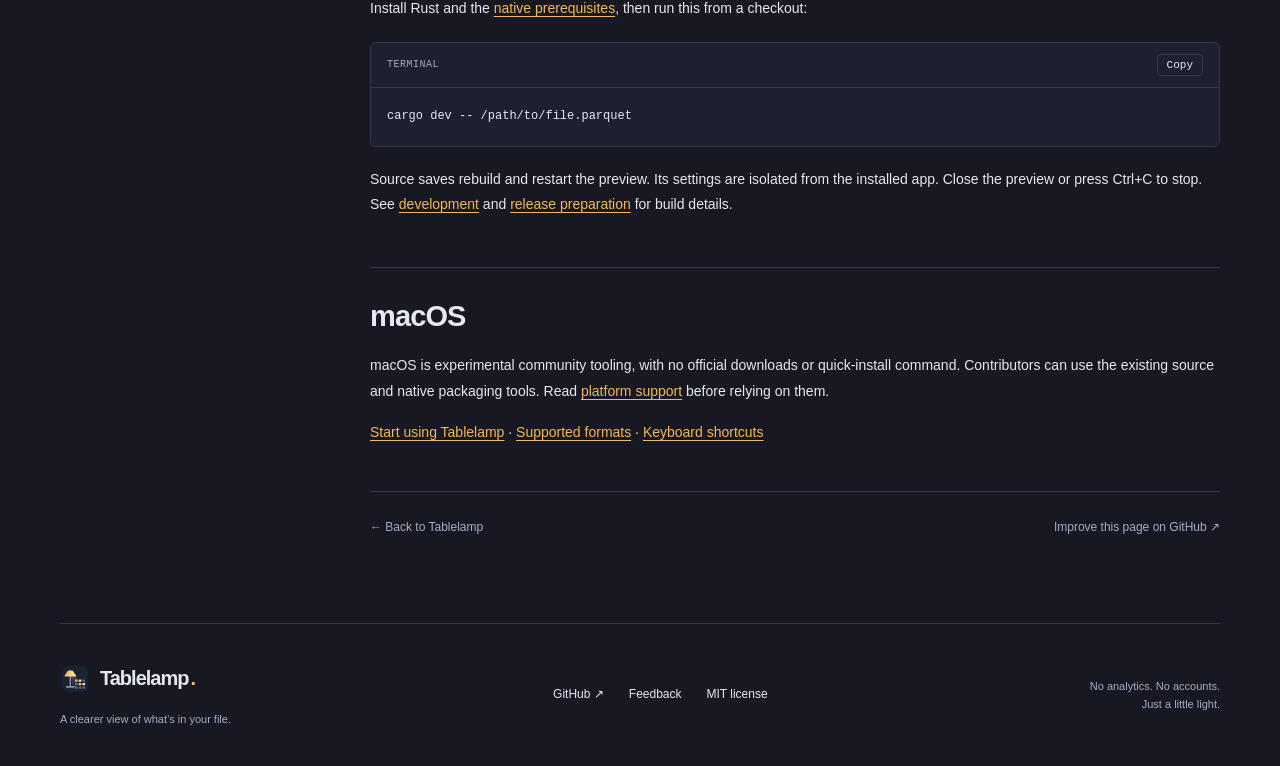
<file: docs/installation.html>
<!doctype html>
<!-- Generated by scripts/build-website-docs.py; edit the Markdown source. -->
<html lang="en" data-theme="tokyo-night">
  <head>
    <meta charset="utf-8">
    <meta name="viewport" content="width=device-width, initial-scale=1">
    <meta name="theme-color" content="#171821">
    <meta name="description" content="Download and install Tablelamp on Linux and Windows, verify checksums, and configure file associations.">
    <meta property="og:title" content="Installation — Tablelamp">
    <meta property="og:description" content="Download and install Tablelamp on Linux and Windows, verify checksums, and configure file associations.">
    <meta property="og:type" content="website">
    <meta property="og:image" content="https://etiennet.github.io/tablelamp/assets/social-preview.png">
    <meta property="og:image:width" content="1200">
    <meta property="og:image:height" content="630">
    <meta name="twitter:card" content="summary_large_image">
    <meta name="twitter:image" content="https://etiennet.github.io/tablelamp/assets/social-preview.png">
    <title>Installation — Tablelamp</title>
    <link rel="icon" href="assets/icon.svg" type="image/svg+xml">
    <link rel="stylesheet" href="site.css?v=7b4fc6cb2a76">
    <link rel="stylesheet" href="guide.css?v=a4f3bb6a2e8c">
    <script src="theme.js?v=1984ee5b137d" defer></script>
    <script src="install.js?v=c24b14212450" defer></script>
  </head>
  <body>
    <a class="skip-link" href="#main">Skip to content</a>
    <header class="site-header">
      <nav class="nav container" aria-label="Main navigation">
        <a class="brand" href="index.html" aria-label="Tablelamp home"><img src="assets/icon.svg" width="36" height="36" alt="">Tablelamp<span class="brand-dot">.</span></a>
        <div class="nav-links">
          <a href="index.html#explore">Explore</a>
          <a href="index.html#themes">Themes</a>
          <a href="guide.html" aria-current="location">Guide</a>
        </div>
        <a class="button button-small" href="installation.html">Get Tablelamp <span aria-hidden="true">↓</span></a>
      </nav>
    </header>
    <main class="guide-layout container" id="main">
      <aside class="guide-sidebar">
        <nav class="guide-doc-links" aria-label="Documentation"><a href="guide.html">User guide</a><a href="installation.html" aria-current="page">Installation</a><a href="formats.html">Formats &amp; limits</a><a href="keyboard-shortcuts.html">Keyboard shortcuts</a></nav>
        <nav class="guide-toc" aria-label="On this page"><p class="eyebrow">On this page</p><ul><li><a href="#linux">Linux</a></li><li><a href="#windows">Windows</a></li><li><a href="#download-checksums">Download checksums</a></li><li><a href="#included-in-the-download">Included in the download</a></li><li><a href="#try-from-source">Try from source</a></li><li><a href="#macos">macOS</a></li></ul></nav>
      </aside>
      <article class="guide-article" aria-labelledby="guide-title">
        <header class="guide-heading"><p class="eyebrow">Tablelamp / Documentation</p><h1 id="guide-title">Installation</h1></header>
        <details class="guide-mobile-toc"><summary>On this page</summary><nav aria-label="On this page"><ul><li><a href="#linux">Linux</a></li><li><a href="#windows">Windows</a></li><li><a href="#download-checksums">Download checksums</a></li><li><a href="#included-in-the-download">Included in the download</a></li><li><a href="#try-from-source">Try from source</a></li><li><a href="#macos">macOS</a></li></ul></nav></details>
        <div class="guide-content"><p>Choose your operating system, copy one command, and open the app. The installer
downloads <strong>Tablelamp 0.1.0-alpha.2</strong> and checks its SHA-256 hash before running it.
No Rust installation is needed.</p>
<p>After installing, <a href="https://etiennet.github.io/tablelamp/demo/demo.parquet">download the demo dataset</a>
and open it in Tablelamp. <a href="https://github.com/EtienneT/tablelamp/blob/main/docs/demo/README.md">Try the sample queries</a>.</p>
<nav class="install-tabs" aria-label="Operating system"><a id="install-tab-linux" href="#linux">Linux</a><a id="install-tab-windows" href="#windows">Windows</a></nav><section class="install-panel" id="install-linux"><h2 id="linux">Linux</h2>
<p>Paste this into your terminal:</p>
<pre tabindex="0"><code class="language-sh">curl -fsSL https://etiennet.github.io/tablelamp/install.sh | bash
</code></pre>
<p>When it finishes, open the app from your application menu. On Omarchy / Arch,
the command uses <strong>pacman</strong>, which asks for your password and confirmation. On
other Linux desktops, it installs for your user account without sudo. An existing
per-user Tablelamp installation is updated in place.</p>
<p><strong>Requirements:</strong> Linux x64, glibc 2.39+ (Ubuntu 24.04 or newer), Wayland or X11,
and a working Vulkan graphics driver.</p>
<p><a href="https://github.com/EtienneT/tablelamp/blob/main/docs/install.sh">Review the install script</a>
· <a href="https://github.com/EtienneT/tablelamp/releases/download/v0.1.0-alpha.2/tablelamp-0.1.0-alpha.2-linux-x64-cloud.tar.gz">Download an archive instead</a></p>
<details>
<summary>Manual installation</summary>
<h3 id="omarchy--arch">Omarchy / Arch</h3>
<p>Download the <a href="https://github.com/EtienneT/tablelamp/releases/download/v0.1.0-alpha.2/tablelamp-bin-0.1.0.alpha.2-1-x86_64.pkg.tar.zst">Arch package</a>
and verify its checksum, then run this in the download folder:</p>
<pre tabindex="0"><code class="language-sh">sudo pacman -U ./tablelamp-bin-0.1.0.alpha.2-1-x86_64.pkg.tar.zst
</code></pre>
<p>Pacman installs Tablelamp and resolves its declared dependencies. A Vulkan driver
for your GPU is still required. The package adds Open With support and preserves
existing file defaults. Follow Omarchy's normal process for system updates.</p>
<p>An AUR listing is not available yet; <code>yay -S tablelamp-bin</code> is not an installation
option. If you are switching from a per-user install to the Arch package, first
run <code>./scripts/uninstall-linux.sh</code> from an extracted Tablelamp archive. This avoids
an older launcher or executable under <code>~/.local</code> taking precedence. Preferences
are kept.</p>
<h3 id="other-linux">Other Linux</h3>
<p>Download the <a href="https://github.com/EtienneT/tablelamp/releases/download/v0.1.0-alpha.2/tablelamp-0.1.0-alpha.2-linux-x64-cloud.tar.gz">Linux archive</a>
and verify its checksum. Extract it, then run this from the extracted folder:</p>
<pre tabindex="0"><code class="language-sh">./scripts/install-linux.sh
</code></pre>
<p>The per-user installer needs <code>xdg-mime</code>, <code>update-mime-database</code>, and
<code>update-desktop-database</code>. If they are missing on Ubuntu, install them first:</p>
<pre tabindex="0"><code class="language-sh">sudo apt install xdg-utils shared-mime-info desktop-file-utils
</code></pre>
<p>For portable use, skip installation and run <code>./parquetviewer</code> from the extracted
folder. Keep the extracted files together.</p>
</details>
<details>
<summary>Updates, removal, and file defaults</summary>
<p>Rerun the quick-install command to install the version shown on this page. A new
release will have an updated command script. Your preferences and existing file
defaults are preserved.</p>
<p>For an Arch installation, remove the package with:</p>
<pre tabindex="0"><code class="language-sh">sudo pacman -R tablelamp-bin
</code></pre>
<p>For a per-user installation, download and extract the Linux archive, then run:</p>
<pre tabindex="0"><code class="language-sh">./scripts/uninstall-linux.sh
</code></pre>
<p>Preferences are kept. The per-user uninstaller restores an older recorded Parquet
default when Tablelamp is still the default; other default choices are left alone.</p>
<p>To make Tablelamp the default for Parquet, accept its first-launch offer or choose
<strong>Associate Parquet files…</strong> from the app menu. <strong>No thanks</strong> remembers your choice.
The executable remains <code>parquetviewer</code>, and settings keep their existing identity.</p>
</details>
</section><section class="install-panel" id="install-windows"><h2 id="windows">Windows</h2>
<p>Open <strong>PowerShell</strong> from Start and paste this command:</p>
<pre tabindex="0"><code class="language-powershell">irm https://etiennet.github.io/tablelamp/install.ps1 | iex
</code></pre>
<p>The command downloads and checks the installer, then opens the setup wizard.
Follow its steps and open the app from Start. It installs for your account
without an administrator prompt.</p>
<p><strong>Requirements:</strong> Windows 10 or later, x64, with a DirectX 11 graphics driver.
This alpha is unsigned; Windows may show an unknown-publisher warning or block
the installer under your security policy.</p>
<p><a href="https://github.com/EtienneT/tablelamp/blob/main/docs/install.ps1">Review the install script</a>
· <a href="https://github.com/EtienneT/tablelamp/releases/download/v0.1.0-alpha.2/tablelamp-0.1.0-alpha.2-windows-x64-cloud-setup.exe">Download the installer instead</a></p>
<details>
<summary>Portable use, updates, and removal</summary>
<p>For portable use, download the <a href="https://github.com/EtienneT/tablelamp/releases/download/v0.1.0-alpha.2/tablelamp-0.1.0-alpha.2-windows-x64-cloud.zip">ZIP</a>,
verify its checksum, choose <strong>Extract All</strong>, and run <code>parquetviewer.exe</code>. Keep the
extracted files together. The ZIP does not add a Start menu entry.</p>
<p>To update an installation, rerun the quick-install command when this page points
to a newer release, or run that release's setup executable. For a portable update,
close Tablelamp and extract the newer ZIP into a new folder. Preferences are kept.</p>
<p>Remove the installed app through <strong>Settings → Apps → Installed apps → Tablelamp →
Uninstall</strong> (<strong>Apps &amp; features</strong> on Windows 10). It removes registrations and
keeps preferences. New installers default to <code>%LOCALAPPDATA%\Programs\Tablelamp</code>
for fresh installations. Upgrades keep the previously chosen folder, including
the original <code>Programs\Parquet Viewer</code> directory, so existing shortcuts and file
associations continue to work. The published alpha.2 installer still defaults to
the original folder for fresh installations.</p>
</details>
<details>
<summary>Make Tablelamp the default for Parquet</summary>
<p>Use <strong>Choose in Windows Settings</strong> in the first-launch offer, or <strong>Associate
Parquet files…</strong> from the app menu. Choose Tablelamp for <code>.parquet</code> and <code>.parq</code> in
Default Apps. You can also right-click a file → <strong>Open with → Choose another app
→ Always</strong>. Windows owns the final default selection; installation preserves it.</p>
</details>
</section><h2 id="download-checksums">Download checksums</h2>
<p>The quick-install commands verify the downloaded package against the release's
<a href="https://github.com/EtienneT/tablelamp/releases/download/v0.1.0-alpha.2/SHA256SUMS">SHA256SUMS</a>.
Checksums verify file integrity, not publisher identity. This alpha is unsigned.</p>
<details>
<summary>Verify a manually downloaded file</summary>
<p>Download <code>SHA256SUMS</code> from the same release as your package. On Linux, run this
beside the package and checksum file:</p>
<pre tabindex="0"><code class="language-sh">sha256sum --ignore-missing --check SHA256SUMS
</code></pre>
<p>On Windows, compare this output with the matching line in <code>SHA256SUMS</code>:</p>
<pre tabindex="0"><code class="language-powershell">Get-FileHash .\tablelamp-0.1.0-alpha.2-windows-x64-cloud-setup.exe -Algorithm SHA256
</code></pre>
<p>Expect <code>OK</code> on Linux or an identical hash on Windows. If verification fails,
download again before installing. GitHub's <strong>Source code</strong> archives are for
building the project; use the packaged downloads to install Tablelamp.</p>
</details>
<h2 id="included-in-the-download">Included in the download</h2>
<p><span id="core-or-cloud"></span></p>
<p>The standard download includes local Parquet, Arrow IPC / Feather v2, CSV and TSV,
plus remote Parquet from S3, Azure, GCS and HTTP(S). It uses existing provider
credentials. A local-only core build can be made from source.</p>
<h2 id="try-from-source">Try from source</h2>
<p>Install Rust and the <a href="https://github.com/EtienneT/tablelamp/blob/main/docs/development.md#toolchain-and-checks">native prerequisites</a>,
then run this from a checkout:</p>
<pre tabindex="0"><code class="language-sh">cargo dev -- /path/to/file.parquet
</code></pre>
<p>Source saves rebuild and restart the preview. Its settings are isolated from the
installed app. Close the preview or press Ctrl+C to stop. See
<a href="https://github.com/EtienneT/tablelamp/blob/main/docs/development.md">development</a> and <a href="https://github.com/EtienneT/tablelamp/blob/main/docs/releasing.md">release preparation</a> for build details.</p>
<h2 id="macos">macOS</h2>
<p>macOS is experimental community tooling, with no official downloads or
quick-install command. Contributors can use the existing source and native
packaging tools. Read <a href="https://github.com/EtienneT/tablelamp/blob/main/docs/platforms.md">platform support</a> before relying on them.</p>
<p><a href="guide.html">Start using Tablelamp</a> · <a href="formats.html">Supported formats</a>
· <a href="keyboard-shortcuts.html">Keyboard shortcuts</a></p></div>
        <div class="guide-end"><a href="index.html">← Back to Tablelamp</a><a href="https://github.com/EtienneT/tablelamp/blob/main/docs/installation.md">Improve this page on GitHub ↗</a></div>
      </article>
    </main>
    <footer class="container footer"><div><a class="brand" href="index.html"><img src="assets/icon.svg" width="30" height="30" alt="">Tablelamp<span class="brand-dot">.</span></a><p>A clearer view of what’s in your file.</p></div><nav aria-label="Footer navigation"><a href="https://github.com/EtienneT/tablelamp">GitHub <span aria-hidden="true">↗</span></a><a href="https://github.com/EtienneT/tablelamp/issues">Feedback</a><a href="https://github.com/EtienneT/tablelamp/blob/main/LICENSE">MIT license</a></nav><p class="footer-note">No analytics. No accounts.<br>Just a little light.</p></footer>
  </body>
</html>
</file>
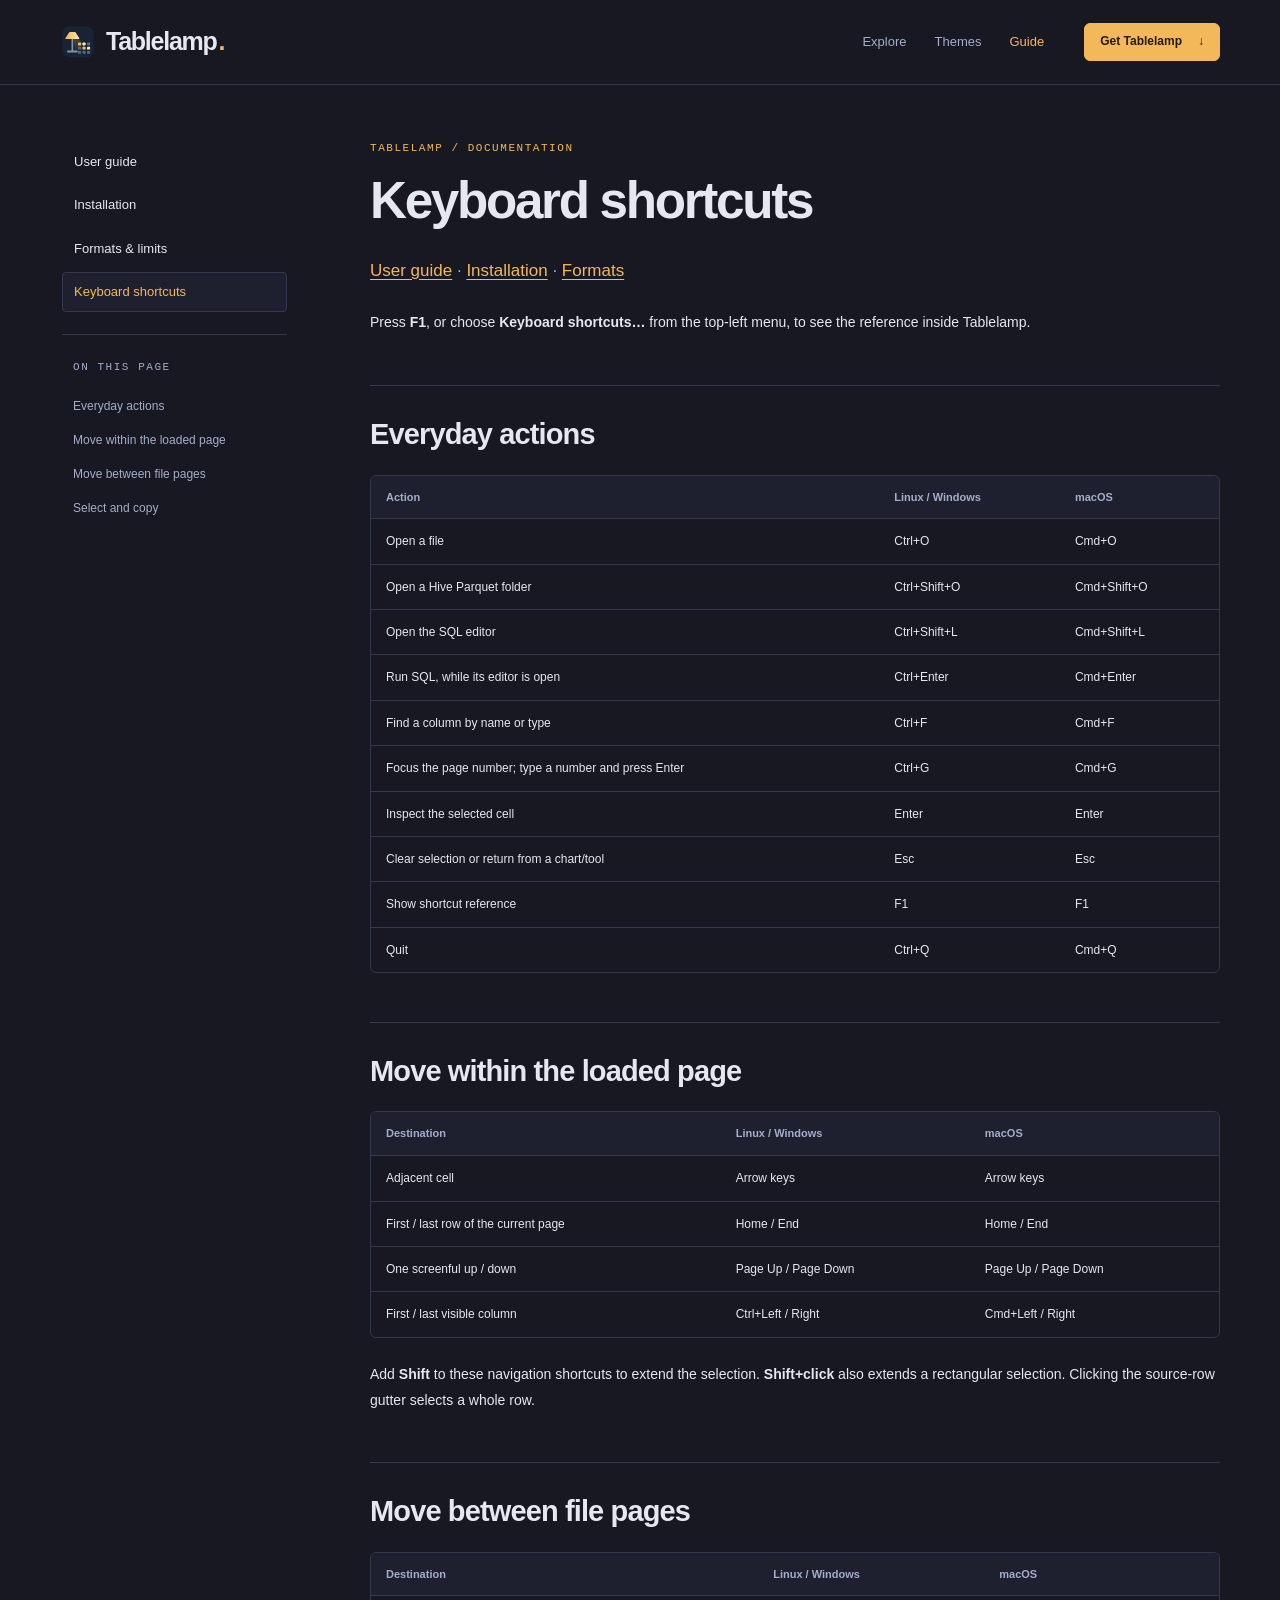
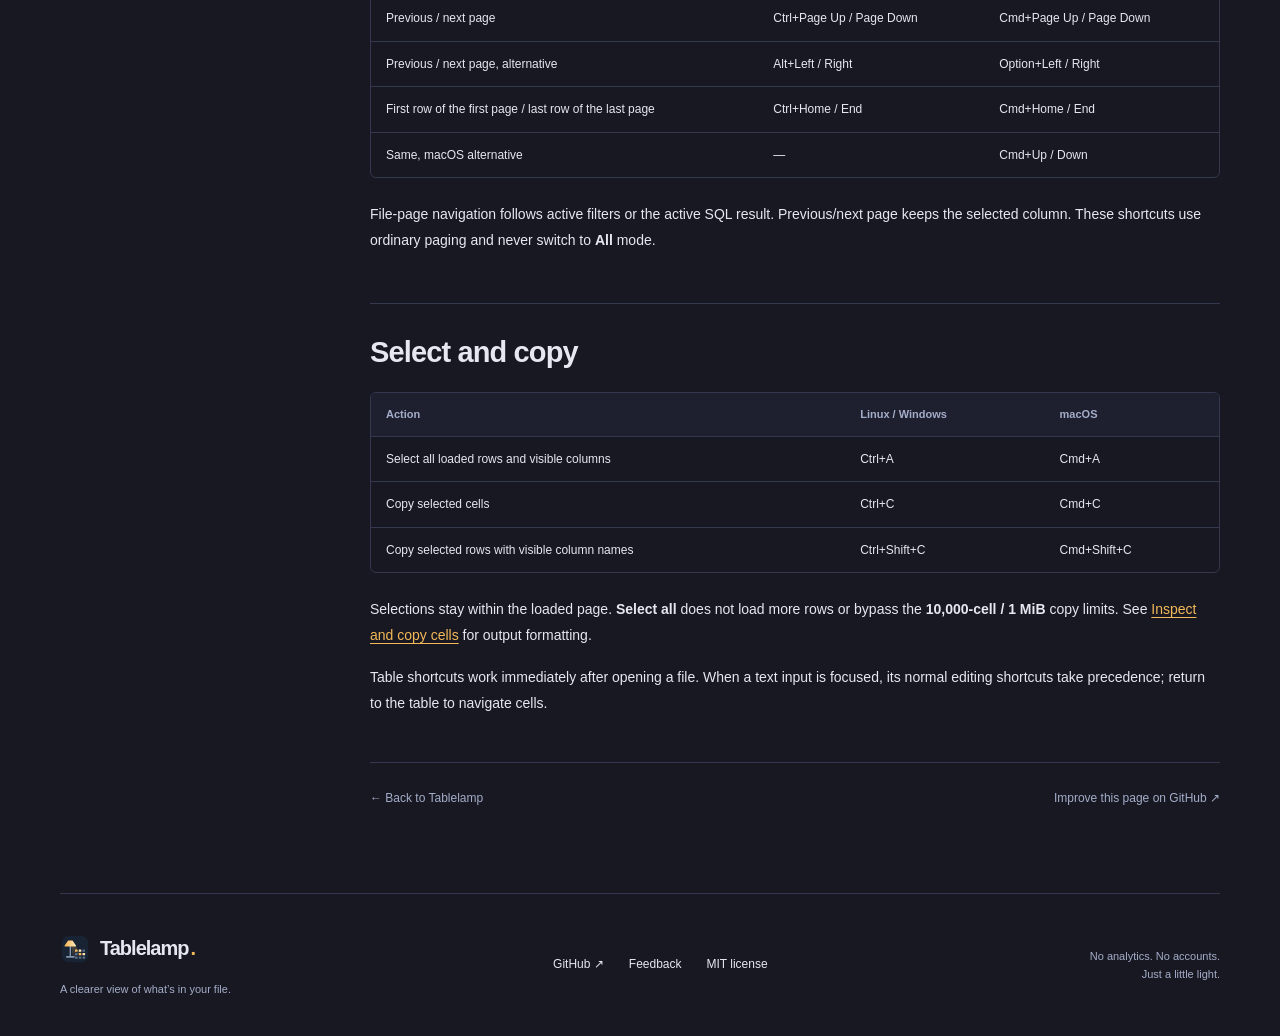
<file: docs/keyboard-shortcuts.html>
<!doctype html>
<!-- Generated by scripts/build-website-docs.py; edit the Markdown source. -->
<html lang="en" data-theme="tokyo-night">
  <head>
    <meta charset="utf-8">
    <meta name="viewport" content="width=device-width, initial-scale=1">
    <meta name="theme-color" content="#171821">
    <meta name="description" content="Navigate, select, copy, inspect, and query data with Tablelamp&#x27;s keyboard shortcuts.">
    <meta property="og:title" content="Keyboard shortcuts — Tablelamp">
    <meta property="og:description" content="Navigate, select, copy, inspect, and query data with Tablelamp&#x27;s keyboard shortcuts.">
    <meta property="og:type" content="website">
    <meta property="og:image" content="https://etiennet.github.io/tablelamp/assets/social-preview.png">
    <meta property="og:image:width" content="1200">
    <meta property="og:image:height" content="630">
    <meta name="twitter:card" content="summary_large_image">
    <meta name="twitter:image" content="https://etiennet.github.io/tablelamp/assets/social-preview.png">
    <title>Keyboard shortcuts — Tablelamp</title>
    <link rel="icon" href="assets/icon.svg" type="image/svg+xml">
    <link rel="stylesheet" href="site.css?v=7b4fc6cb2a76">
    <link rel="stylesheet" href="guide.css?v=a4f3bb6a2e8c">
    <script src="theme.js?v=1984ee5b137d" defer></script>

  </head>
  <body>
    <a class="skip-link" href="#main">Skip to content</a>
    <header class="site-header">
      <nav class="nav container" aria-label="Main navigation">
        <a class="brand" href="index.html" aria-label="Tablelamp home"><img src="assets/icon.svg" width="36" height="36" alt="">Tablelamp<span class="brand-dot">.</span></a>
        <div class="nav-links">
          <a href="index.html#explore">Explore</a>
          <a href="index.html#themes">Themes</a>
          <a href="guide.html" aria-current="location">Guide</a>
        </div>
        <a class="button button-small" href="installation.html">Get Tablelamp <span aria-hidden="true">↓</span></a>
      </nav>
    </header>
    <main class="guide-layout container" id="main">
      <aside class="guide-sidebar">
        <nav class="guide-doc-links" aria-label="Documentation"><a href="guide.html">User guide</a><a href="installation.html">Installation</a><a href="formats.html">Formats &amp; limits</a><a href="keyboard-shortcuts.html" aria-current="page">Keyboard shortcuts</a></nav>
        <nav class="guide-toc" aria-label="On this page"><p class="eyebrow">On this page</p><ul><li><a href="#everyday-actions">Everyday actions</a></li><li><a href="#move-within-the-loaded-page">Move within the loaded page</a></li><li><a href="#move-between-file-pages">Move between file pages</a></li><li><a href="#select-and-copy">Select and copy</a></li></ul></nav>
      </aside>
      <article class="guide-article" aria-labelledby="guide-title">
        <header class="guide-heading"><p class="eyebrow">Tablelamp / Documentation</p><h1 id="guide-title">Keyboard shortcuts</h1></header>
        <details class="guide-mobile-toc"><summary>On this page</summary><nav aria-label="On this page"><ul><li><a href="#everyday-actions">Everyday actions</a></li><li><a href="#move-within-the-loaded-page">Move within the loaded page</a></li><li><a href="#move-between-file-pages">Move between file pages</a></li><li><a href="#select-and-copy">Select and copy</a></li></ul></nav></details>
        <div class="guide-content"><p><a href="guide.html">User guide</a> · <a href="installation.html">Installation</a> · <a href="formats.html">Formats</a></p>
<p>Press <strong>F1</strong>, or choose <strong>Keyboard shortcuts…</strong> from the top-left menu, to see the reference inside Tablelamp.</p>
<h2 id="everyday-actions">Everyday actions</h2>
<div class="guide-table-scroll" tabindex="0" role="region" aria-label="Scrollable reference table"><table>
<thead>
<tr>
<th>Action</th>
<th>Linux / Windows</th>
<th>macOS</th>
</tr>
</thead>
<tbody>
<tr>
<td>Open a file</td>
<td>Ctrl+O</td>
<td>Cmd+O</td>
</tr>
<tr>
<td>Open a Hive Parquet folder</td>
<td>Ctrl+Shift+O</td>
<td>Cmd+Shift+O</td>
</tr>
<tr>
<td>Open the SQL editor</td>
<td>Ctrl+Shift+L</td>
<td>Cmd+Shift+L</td>
</tr>
<tr>
<td>Run SQL, while its editor is open</td>
<td>Ctrl+Enter</td>
<td>Cmd+Enter</td>
</tr>
<tr>
<td>Find a column by name or type</td>
<td>Ctrl+F</td>
<td>Cmd+F</td>
</tr>
<tr>
<td>Focus the page number; type a number and press Enter</td>
<td>Ctrl+G</td>
<td>Cmd+G</td>
</tr>
<tr>
<td>Inspect the selected cell</td>
<td>Enter</td>
<td>Enter</td>
</tr>
<tr>
<td>Clear selection or return from a chart/tool</td>
<td>Esc</td>
<td>Esc</td>
</tr>
<tr>
<td>Show shortcut reference</td>
<td>F1</td>
<td>F1</td>
</tr>
<tr>
<td>Quit</td>
<td>Ctrl+Q</td>
<td>Cmd+Q</td>
</tr>
</tbody>
</table></div>
<h2 id="move-within-the-loaded-page">Move within the loaded page</h2>
<div class="guide-table-scroll" tabindex="0" role="region" aria-label="Scrollable reference table"><table>
<thead>
<tr>
<th>Destination</th>
<th>Linux / Windows</th>
<th>macOS</th>
</tr>
</thead>
<tbody>
<tr>
<td>Adjacent cell</td>
<td>Arrow keys</td>
<td>Arrow keys</td>
</tr>
<tr>
<td>First / last row of the current page</td>
<td>Home / End</td>
<td>Home / End</td>
</tr>
<tr>
<td>One screenful up / down</td>
<td>Page Up / Page Down</td>
<td>Page Up / Page Down</td>
</tr>
<tr>
<td>First / last visible column</td>
<td>Ctrl+Left / Right</td>
<td>Cmd+Left / Right</td>
</tr>
</tbody>
</table></div>
<p>Add <strong>Shift</strong> to these navigation shortcuts to extend the selection. <strong>Shift+click</strong> also extends a rectangular selection. Clicking the source-row gutter selects a whole row.</p>
<h2 id="move-between-file-pages">Move between file pages</h2>
<div class="guide-table-scroll" tabindex="0" role="region" aria-label="Scrollable reference table"><table>
<thead>
<tr>
<th>Destination</th>
<th>Linux / Windows</th>
<th>macOS</th>
</tr>
</thead>
<tbody>
<tr>
<td>Previous / next page</td>
<td>Ctrl+Page Up / Page Down</td>
<td>Cmd+Page Up / Page Down</td>
</tr>
<tr>
<td>Previous / next page, alternative</td>
<td>Alt+Left / Right</td>
<td>Option+Left / Right</td>
</tr>
<tr>
<td>First row of the first page / last row of the last page</td>
<td>Ctrl+Home / End</td>
<td>Cmd+Home / End</td>
</tr>
<tr>
<td>Same, macOS alternative</td>
<td>—</td>
<td>Cmd+Up / Down</td>
</tr>
</tbody>
</table></div>
<p>File-page navigation follows active filters or the active SQL result. Previous/next page keeps the selected column. These shortcuts use ordinary paging and never switch to <strong>All</strong> mode.</p>
<h2 id="select-and-copy">Select and copy</h2>
<div class="guide-table-scroll" tabindex="0" role="region" aria-label="Scrollable reference table"><table>
<thead>
<tr>
<th>Action</th>
<th>Linux / Windows</th>
<th>macOS</th>
</tr>
</thead>
<tbody>
<tr>
<td>Select all loaded rows and visible columns</td>
<td>Ctrl+A</td>
<td>Cmd+A</td>
</tr>
<tr>
<td>Copy selected cells</td>
<td>Ctrl+C</td>
<td>Cmd+C</td>
</tr>
<tr>
<td>Copy selected rows with visible column names</td>
<td>Ctrl+Shift+C</td>
<td>Cmd+Shift+C</td>
</tr>
</tbody>
</table></div>
<p>Selections stay within the loaded page. <strong>Select all</strong> does not load more rows or bypass the <strong>10,000-cell / 1 MiB</strong> copy limits. See <a href="guide.html#inspect-and-copy-cells">Inspect and copy cells</a> for output formatting.</p>
<p>Table shortcuts work immediately after opening a file. When a text input is focused, its normal editing shortcuts take precedence; return to the table to navigate cells.</p></div>
        <div class="guide-end"><a href="index.html">← Back to Tablelamp</a><a href="https://github.com/EtienneT/tablelamp/blob/main/docs/keyboard-shortcuts.md">Improve this page on GitHub ↗</a></div>
      </article>
    </main>
    <footer class="container footer"><div><a class="brand" href="index.html"><img src="assets/icon.svg" width="30" height="30" alt="">Tablelamp<span class="brand-dot">.</span></a><p>A clearer view of what’s in your file.</p></div><nav aria-label="Footer navigation"><a href="https://github.com/EtienneT/tablelamp">GitHub <span aria-hidden="true">↗</span></a><a href="https://github.com/EtienneT/tablelamp/issues">Feedback</a><a href="https://github.com/EtienneT/tablelamp/blob/main/LICENSE">MIT license</a></nav><p class="footer-note">No analytics. No accounts.<br>Just a little light.</p></footer>
  </body>
</html>
</file>
<file: docs/site.css>
:root {
  color-scheme: dark;
  --bg: #171821;
  --surface: #1e2030;
  --surface-raised: #25283b;
  --text: #e5e8f1;
  --muted: #a4adc9;
  --border: #34384f;
  --accent: #f3b85a;
  --accent-soft: #ffe6b6;
  --accent-ink: #241b0c;
  --chart: #7aa2f7;
  --null: #c4a1ca;
  --glow: #f3b85a0b;
  --mono: "SFMono-Regular", Consolas, "Liberation Mono", monospace;
  font-family: Inter, "Segoe UI", Arial, sans-serif;
  font-synthesis: none;
}
:root[data-theme="catppuccin"] {
  --bg: #1e1e2e; --surface: #242437; --surface-raised: #313244;
  --text: #cdd6f4; --muted: #a6adc8; --border: #45475a;
  --accent: #f9e2af; --accent-soft: #f5e0dc; --chart: #cba6f7; --null: #f5c2e7; --glow: #f9e2af09;
}
:root[data-theme="gruvbox"] {
  --bg: #20201e; --surface: #282828; --surface-raised: #32302f;
  --text: #ebdbb2; --muted: #bdae93; --border: #504945;
  --accent: #fabd2f; --accent-soft: #ebdbb2; --chart: #83a598; --null: #d3869b; --glow: #fabd2f0b;
}
:root[data-theme="flexoki-light"] {
  color-scheme: light;
  --bg: #fffcf0; --surface: #f4f0e5; --surface-raised: #eae6db;
  --text: #282726; --muted: #67645d; --border: #d7d2c5;
  --accent: #a5480b; --accent-soft: #bd6518; --accent-ink: #fff9e9;
  --chart: #205ea6; --null: #8b4773; --glow: #da702c0b;
}
* { box-sizing: border-box; }
html { scroll-behavior: smooth; scroll-padding-top: 100px; }
body { margin: 0; background: var(--bg); color: var(--text); line-height: 1.65; }
a { color: inherit; text-decoration: none; }
a:hover { color: var(--accent); }
button { font: inherit; color: inherit; cursor: pointer; }
button:disabled { opacity: .35; cursor: default; }
button, a { -webkit-tap-highlight-color: transparent; }
:focus-visible { outline: 2px solid var(--accent); outline-offset: 5px; }
button:focus-visible { outline-offset: -3px; }
img { max-width: 100%; height: auto; display: block; }
h1, h2, h3, p, figure { margin: 0; }
h1, h2, h3 { line-height: 1.08; letter-spacing: -.045em; }
ul { margin: 0; padding: 0; list-style: none; }
[hidden] { display: none !important; }
.container { width: min(1160px, calc(100% - 72px)); margin-inline: auto; }
.muted { color: var(--muted); }
.eyebrow { font: 11px/1.6 var(--mono); text-transform: uppercase; letter-spacing: .14em; }
.fine-print { font-size: 13px; line-height: 1.7; color: var(--muted); }
.live-dot { display: inline-block; width: 6px; height: 6px; background: var(--accent); border-radius: 50%; flex-shrink: 0; }
.skip-link { position: fixed; top: -100px; left: 16px; padding: 10px 18px; background: var(--accent); color: var(--accent-ink); z-index: 10; }
.skip-link:focus { top: 16px; }
.sr-only { position: absolute; width: 1px; height: 1px; padding: 0; margin: -1px; overflow: hidden; clip: rect(0,0,0,0); white-space: nowrap; border: 0; }
.site-header { border-bottom: 1px solid var(--border); }
.nav { min-height: 84px; display: flex; align-items: center; gap: 40px; }
.brand { font-size: 25px; font-weight: 650; letter-spacing: -.05em; display: inline-flex; align-items: center; gap: 10px; }
.brand-dot { color: var(--accent); margin-left: -8px; }
.brand:hover { color: var(--text); }
.nav-links { display: flex; gap: 28px; margin-left: auto; font-size: 13px; color: var(--muted); }
.button { display: inline-flex; gap: 22px; align-items: center; justify-content: center; border: 1px solid var(--accent); border-radius: 6px; background: var(--accent); color: var(--accent-ink); font-size: 14px; font-weight: 600; min-height: 50px; padding: 12px 22px; }
.button:hover { background: var(--accent-soft); border-color: var(--accent-soft); color: var(--accent-ink); }
.button-secondary { color: var(--text); border-color: var(--border); background: transparent; }
.button-secondary:hover { background: var(--surface); border-color: var(--muted); color: var(--text); }
.button-small { font-size: 12px; min-height: 38px; padding: 8px 15px; gap: 16px; }
.hero { padding-top: 78px; position: relative; text-align: center; }
.hero::before { content: ""; position: absolute; z-index: -1; inset: 0 0 30%; background: radial-gradient(ellipse at 50% 40%, var(--glow), transparent 65%); pointer-events: none; }
.hero > .eyebrow { display: flex; justify-content: center; align-items: center; gap: 10px; color: var(--muted); }
h1 { font-size: clamp(64px, 8vw, 104px); font-weight: 600; margin-top: 24px; }
h1 span, .download-heading h2 span { color: var(--accent); }
.hero-description { font-size: 17px; color: var(--muted); margin: 27px auto 26px; line-height: 1.7; }
.hero-actions { display: flex; justify-content: center; gap: 12px; }
.hero-facts { display: flex; gap: 22px; justify-content: center; color: var(--muted); font-size: 11px; margin: 25px 0 42px; }
.hero-facts li + li::before { content: "·"; margin-right: 22px; color: var(--accent); }
.demo-window { text-align: left; border: 1px solid var(--border); border-radius: 10px; overflow: hidden; background: var(--surface); box-shadow: 0 32px 75px #0002; }
.demo-titlebar { display: flex; align-items: center; gap: 15px; min-height: 56px; padding: 0 19px; border-bottom: 1px solid var(--border); }
.file-title { display: flex; align-items: center; gap: 9px; font: 12px var(--mono); }
.file-badge { font-size: 9px; letter-spacing: .08em; padding: 3px 5px; border: 1px solid var(--border); border-radius: 3px; color: var(--muted); margin-left: 6px; }
.quiet-button { background: transparent; border: 1px solid var(--border); border-radius: 4px; padding: 4px 9px; font-size: 11px; }
.quiet-button:hover { border-color: var(--muted); }
.demo-titlebar .quiet-button { margin-left: auto; }
.window-dots { display: flex; gap: 5px; margin-left: auto; }
.window-dots i { width: 6px; height: 6px; border-radius: 50%; background: var(--muted); opacity: .4; }
.demo-table-scroll { overflow-x: auto; }
.demo-table { border-collapse: collapse; width: 100%; table-layout: fixed; min-width: 720px; font: 12px/1.4 var(--mono); }
.demo-table th { text-align: left; padding: 0; vertical-align: top; font-weight: 400; border-right: 1px solid var(--border); }
.demo-table th:first-child { width: 48px; color: var(--muted); }
.demo-table th:nth-child(2) { width: 105px; }
.demo-table th:nth-child(3) { width: 145px; }
.demo-table th:nth-child(4) { width: 115px; }
.demo-table th:nth-child(5) { width: 150px; }
.demo-table th:nth-child(6) { width: 180px; }
.demo-table th:last-child { width: 150px; border-right: none; }
.gutter-heading { display: block; padding: 15px 12px; font-size: 10px; }
.sort-button { border: none; background: transparent; width: 100%; padding: 13px 12px 4px; display: flex; justify-content: space-between; align-items: center; text-align: left; font: inherit; }
.sort-button:hover { color: var(--accent); }
.sort-arrow { color: var(--muted); font-size: 11px; }
.column-type { padding: 0 12px 11px; color: var(--chart); font-size: 10px; display: block; }
.plot-button { display: block; width: calc(100% - 24px); margin: 0 12px 12px; border: none; border-radius: 2px; background: transparent; padding: 0; text-align: left; }
.plot-button:hover { background: var(--surface-raised); }
.mini-plot { height: 43px; display: flex; gap: 3px; align-items: flex-end; }
.mini-plot span { min-height: 3px; flex: 1; background: var(--chart); border-radius: 2px 2px 0 0; opacity: .75; }
.plot-label { display: block; color: var(--muted); font: 9px var(--mono); margin-top: 7px; white-space: nowrap; }
.null-count { display: block; color: var(--muted); font-size: 9px; margin-top: 8px; }
.demo-table td { border-top: 1px solid var(--border); border-right: 1px solid var(--border); padding: 0; height: 36px; }
.demo-table td:first-child { color: var(--muted); padding: 0 12px; font-size: 10px; background: var(--surface-raised); text-align: right; }
.demo-table td:last-child { border-right: none; }
.cell-button { background: none; border: none; text-align: left; padding: 9px 12px; width: 100%; font: inherit; white-space: nowrap; text-overflow: ellipsis; overflow: hidden; display: block; }
.cell-button:hover { background: var(--surface-raised); color: var(--accent); }
.null-value { color: var(--null); font-style: italic; }
.demo-status, .demo-pagination { display: flex; align-items: center; justify-content: space-between; gap: 12px; padding: 12px 18px; color: var(--muted); font: 10px/1.5 var(--mono); border-top: 1px solid var(--border); }
.demo-pagination { padding-block: 9px; }
.read-only > span:first-child { color: var(--accent); }
.page-controls { display: flex; align-items: center; gap: 15px; }
.page-button { border: 1px solid var(--border); border-radius: 3px; background: transparent; width: 30px; height: 25px; padding: 0; }
.page-button:hover:not(:disabled) { background: var(--surface-raised); }
.demo-caption { display: flex; justify-content: space-between; gap: 20px; margin: 17px 3px 0; color: var(--muted); text-align: left; }
.demo-caption .eyebrow { color: var(--accent); font-size: 9px; }
.demo-caption p { font-size: 11px; }
.format-strip { display: flex; align-items: center; gap: 30px; margin-top: 50px; padding: 25px 0; border-block: 1px solid var(--border); font-size: 13px; }
.format-strip > span { color: var(--muted); }
.format-strip ul { display: flex; flex-wrap: wrap; gap: 24px; font: 12px var(--mono); }
.format-strip > a { margin-left: auto; font-size: 11px; color: var(--muted); }
.section { padding-block: 112px 100px; }
.section-heading { display: grid; grid-template-columns: 1.1fr 1fr; gap: 100px; align-items: end; margin-bottom: 50px; }
.section-heading .eyebrow, .sql-copy .eyebrow { color: var(--accent); margin-bottom: 22px; }
h2 { font-size: clamp(34px, 4vw, 51px); font-weight: 550; }
.section-heading > p, .sql-copy > p:not(.eyebrow) { font-size: 15px; color: var(--muted); line-height: 1.8; max-width: 420px; }
.feature-showcase { display: grid; grid-template-columns: .75fr 1.5fr; gap: 58px; align-items: center; }
.feature-index { font: 10px var(--mono); color: var(--accent); letter-spacing: .06em; }
h3 { font-size: 24px; font-weight: 550; margin: 15px 0; }
.feature-copy > p, .feature-pair p { font-size: 14px; color: var(--muted); line-height: 1.85; }
.feature-copy .fine-print { font-size: 12px; margin-top: 17px; }
.text-link { display: inline-flex; gap: 12px; align-items: center; font-size: 12px; font-weight: 550; margin-top: 22px; }
.app-capture img { border: 1px solid var(--border); border-radius: 7px; }
.app-capture figcaption { margin-top: 10px; text-align: right; font-size: 10px; color: var(--muted); }
.feature-pair { display: grid; grid-template-columns: 1fr 1fr; gap: 85px; border-top: 1px solid var(--border); margin-top: 50px; padding-top: 33px; }
.feature-pair p { max-width: 450px; }
.sql-section { background: var(--surface); border-block: 1px solid var(--border); }
.sql-layout { display: grid; grid-template-columns: 1fr 1fr; gap: 100px; padding-block: 70px; align-items: center; }
.sql-copy > p:not(.eyebrow) { margin-top: 24px; }
code { font-family: var(--mono); }
.sql-example { border: 1px solid var(--border); border-radius: 8px; background: var(--bg); overflow: hidden; }
.code-heading { display: flex; justify-content: space-between; border-bottom: 1px solid var(--border); padding: 15px 22px; color: var(--muted); font: 10px var(--mono); letter-spacing: .06em; }
.code-heading code { color: var(--text); }
pre { font: 13px/2 var(--mono); overflow-x: auto; padding: 24px 22px; margin: 0; }
.sql-keyword { color: var(--chart); }
.sql-function { color: var(--accent); }
.sql-example > p { border-top: 1px solid var(--border); padding: 12px 22px; font-size: 10px; color: var(--muted); }
.theme-controls { display: flex; flex-wrap: wrap; gap: 9px; margin-bottom: 22px; }
.theme-button { display: inline-flex; align-items: center; gap: 9px; padding: 10px 16px; font-size: 12px; background: transparent; border: 1px solid var(--border); border-radius: 5px; }
.theme-button > span { width: 9px; height: 9px; border-radius: 50%; background: var(--swatch); }
.theme-button[aria-pressed="true"] { border-color: var(--accent); background: var(--surface); }
.theme-button:hover { border-color: var(--muted); }
.theme-capture { border: 1px solid var(--border); border-radius: 8px; overflow: hidden; background: var(--surface); }
.theme-capture img { width: 100%; }
.theme-capture figcaption { padding: 15px 20px; display: flex; justify-content: space-between; align-items: center; gap: 12px; border-top: 1px solid var(--border); font-size: 11px; color: var(--muted); }
.theme-capture figcaption > span:first-child { display: flex; align-items: center; gap: 10px; color: var(--text); }
.theme-note { font-size: 11px; color: var(--muted); text-align: center; margin-top: 17px; }
.download-section { padding-top: 60px; border-top: 1px solid var(--border); }
.download-heading { text-align: center; }
.download-heading .eyebrow { color: var(--muted); margin-bottom: 22px; }
.download-heading h2 { font-size: clamp(44px, 5vw, 66px); }
.download-heading > p:last-child { margin-top: 23px; font-size: 14px; color: var(--muted); }
.release-notice { display: flex; align-items: center; gap: 18px; background: var(--surface); border: 1px solid var(--border); border-radius: 6px; padding: 20px 24px; margin-top: 42px; }
.release-notice p { font-size: 13px; color: var(--muted); max-width: 730px; }
.release-notice strong { color: var(--text); }
.release-notice a { white-space: nowrap; margin: 0 0 0 auto; }
.platforms { display: grid; grid-template-columns: 1fr 1fr; gap: 60px; margin-top: 38px; }
.platform { padding-bottom: 28px; border-bottom: 1px solid var(--border); }
.platform .eyebrow { color: var(--accent); }
.platform p:not(.eyebrow) { color: var(--muted); font-size: 13px; }
.platform-links { display: flex; flex-wrap: wrap; column-gap: 24px; }
.platform-guide { color: var(--muted); margin-top: 15px; }
.download-note a { text-decoration: underline; text-underline-offset: 3px; }
.download-note { max-width: 850px; margin-top: 22px; font-size: 11px; }
.source-callout { display: flex; justify-content: space-between; gap: 24px; align-items: center; border-bottom: 1px solid var(--border); padding-block: 34px; }
.source-callout strong { font-size: 14px; font-weight: 550; }
.source-callout p { font-size: 12px; color: var(--muted); }
.faq-section { display: grid; grid-template-columns: 1fr 1.3fr; gap: 100px; padding-block: 100px; }
.faq-section .eyebrow { margin-bottom: 21px; color: var(--accent); }
.faq-section h2 { font-size: 36px; }
.faq-list details { border-bottom: 1px solid var(--border); }
.faq-list summary { display: flex; justify-content: space-between; align-items: center; cursor: pointer; font-size: 14px; list-style: none; padding: 18px 0; }
.faq-list summary::-webkit-details-marker { display: none; }
.faq-list summary::after { content: "+"; font: 19px var(--mono); margin-left: 20px; color: var(--muted); }
.faq-list details[open] summary::after { content: "−"; }
.faq-list details > p { font-size: 13px; color: var(--muted); padding: 0 24px 20px 0; }
.footer { border-top: 1px solid var(--border); padding-block: 38px; display: flex; align-items: center; justify-content: space-between; gap: 24px; }
.footer .brand { font-size: 20px; }
.footer p { font-size: 11px; color: var(--muted); margin-top: 8px; }
.footer nav { display: flex; gap: 25px; font-size: 12px; }
.footer .footer-note { text-align: right; margin: 0; }
dialog { color: var(--text); background: var(--surface); border: 1px solid var(--border); border-radius: 10px; width: min(520px, calc(100% - 32px)); max-height: 85vh; overflow: auto; padding: 25px; box-shadow: 0 30px 90px #0005; }
dialog::backdrop { background: #10121dcc; }
.inspector-heading { display: flex; align-items: center; justify-content: space-between; gap: 16px; margin-bottom: 25px; }
.inspector-heading .eyebrow { color: var(--accent); }
dialog h2 { font-size: 28px; }
#inspector-meta { margin-top: 12px; }
#inspector-content { margin: 20px 0; font: 14px/1.8 var(--mono); overflow-wrap: anywhere; background: var(--bg); border: 1px solid var(--border); border-radius: 4px; padding: 18px; }
.distribution-bars { display: flex; gap: 5px; align-items: flex-end; height: 130px; padding: 10px 0; }
.distribution-bars span { background: var(--chart); flex: 1; min-height: 3px; border-radius: 3px 3px 0 0; }
.distribution-values { font-size: 11px; color: var(--muted); line-height: 1.9; margin-top: 14px; }
@media (max-width: 900px) {
  .container { width: calc(100% - 40px); }
  .section-heading { gap: 45px; }
  .feature-showcase { grid-template-columns: 1fr 1.4fr; gap: 30px; }
  .sql-layout { gap: 40px; }
  .format-strip { gap: 20px; flex-wrap: wrap; }
  .format-strip > a { margin-left: 0; }
  .faq-section { gap: 45px; }
  .footer { flex-wrap: wrap; }
}
@media (max-width: 620px) {
  html { scroll-padding-top: 25px; }
  .container { width: calc(100% - 32px); }
  .nav { min-height: 72px; gap: 12px; flex-wrap: wrap; padding-block: 16px; justify-content: space-between; }
  .brand { font-size: 22px; gap: 8px; }
  .brand img { width: 30px; }
  .nav-links { order: 3; width: 100%; justify-content: center; gap: 30px; margin-top: 6px; }
  .hero { padding-top: 48px; }
  h1 { font-size: clamp(53px, 13vw, 76px); margin-top: 20px; }
  .hero-description { font-size: 15px; margin-top: 23px; }
  .desktop-break { display: none; }
  .hero-actions { gap: 9px; }
  .hero-actions .button { padding: 10px 13px; font-size: 12px; gap: 10px; }
  .hero-facts { gap: 10px; font-size: 9px; margin-bottom: 30px; flex-wrap: wrap; }
  .hero-facts li + li::before { margin-right: 10px; }
  .demo-titlebar { padding-inline: 12px; }
  .file-title { font-size: 10px; gap: 5px; }
  .file-badge, .window-dots, .status-scope { display: none; }
  .demo-titlebar .quiet-button { font-size: 10px; }
  .demo-status { font-size: 9px; padding-inline: 12px; }
  .demo-pagination { padding-inline: 12px; }
  .demo-caption { display: block; }
  .demo-caption p { margin-top: 7px; }
  .format-strip { gap: 15px; margin-top: 30px; padding-block: 22px; }
  .format-strip ul { width: 100%; gap: 16px; font-size: 11px; }
  .section { padding-block: 68px; }
  .section-heading { grid-template-columns: 1fr; gap: 23px; margin-bottom: 32px; }
  .section-heading .eyebrow, .sql-copy .eyebrow { margin-bottom: 18px; }
  .section-heading > p { font-size: 14px; }
  h2 { font-size: 38px; }
  .feature-showcase { grid-template-columns: 1fr; gap: 26px; }
  .feature-pair { grid-template-columns: 1fr; gap: 32px; margin-top: 30px; }
  .sql-layout { grid-template-columns: 1fr; gap: 32px; padding-block: 50px; }
  pre { font-size: 11px; padding: 20px 16px; }
  .code-heading, .sql-example > p { padding-inline: 16px; }
  .theme-controls { gap: 8px; }
  .theme-button { padding: 9px 12px; font-size: 11px; }
  .theme-capture figcaption { display: block; padding: 12px; font-size: 10px; }
  .theme-capture figcaption > span:last-child { display: block; margin-top: 6px; }
  .theme-note { text-align: left; }
  .download-section { padding-top: 45px; }
  .download-heading h2 { font-size: 44px; }
  .release-notice { padding: 20px; align-items: flex-start; flex-wrap: wrap; gap: 10px; }
  .release-notice > .live-dot { margin-top: 8px; }
  .release-notice p { flex: 1; min-width: 180px; }
  .release-notice a { margin-left: 16px; }
  .platforms { grid-template-columns: 1fr; gap: 26px; }
  .source-callout { align-items: flex-start; flex-direction: column; }
  .faq-section { grid-template-columns: 1fr; gap: 30px; padding-block: 65px; }
  .footer { display: block; }
  .footer nav { margin-top: 25px; }
  .footer .footer-note { text-align: left; margin-top: 25px; }
}
@media (prefers-reduced-motion: reduce) {
  html { scroll-behavior: auto; }
}
</file>
<file: docs/guide.css>
.nav-links a[aria-current] { color: var(--accent); }
.guide-layout { display: grid; grid-template-columns: 235px minmax(0, 1fr); gap: 75px; align-items: start; padding-block: 55px 85px; }
.guide-sidebar { position: sticky; top: 28px; max-height: calc(100vh - 56px); overflow-y: auto; padding: 2px 8px 8px 2px; }
.guide-doc-links { display: grid; gap: 4px; padding-bottom: 22px; margin-bottom: 24px; border-bottom: 1px solid var(--border); }
.guide-doc-links a { padding: 8px 11px; font-size: 13px; border: 1px solid transparent; border-radius: 4px; }
.guide-doc-links a[aria-current="page"] { color: var(--accent); border-color: var(--border); background: var(--surface); }
.guide-toc > .eyebrow { color: var(--muted); margin: 0 11px 14px; }
.guide-toc ul, .guide-mobile-toc ul { display: grid; gap: 2px; list-style: none; padding: 0; }
.guide-toc a { display: block; padding: 7px 11px; font-size: 12px; line-height: 1.5; color: var(--muted); }
.guide-toc a:hover { color: var(--accent); }
.guide-heading .eyebrow { color: var(--accent); margin-bottom: 15px; }
.guide-heading h1 { font-size: clamp(38px, 4vw, 52px); margin: 0 0 26px; line-height: 1.1; }
.guide-mobile-toc { display: none; }
.guide-content { font-size: 14px; line-height: 1.85; overflow-wrap: anywhere; }
.guide-content > p:first-child { font-size: 17px; color: var(--muted); margin-bottom: 24px; }
.guide-content p { margin: 16px 0; }
.guide-content h2 { font-size: 29px; padding-top: 33px; border-top: 1px solid var(--border); margin: 49px 0 20px; letter-spacing: -.03em; }
.guide-content h3 { font-size: 21px; margin: 29px 0 13px; letter-spacing: -.02em; }
.guide-content a { color: var(--accent); text-decoration: underline; text-underline-offset: 3px; }
.guide-content a:hover { color: var(--accent-soft); }
.guide-content strong { font-weight: 650; }
.guide-content ul, .guide-content ol { padding-left: 24px; margin: 17px 0; }
.guide-content ul { list-style: disc; }
.guide-content li { padding-left: 3px; margin: 9px 0; }
.guide-content code { padding: 2px 5px; border-radius: 3px; font-size: .88em; background: var(--surface-raised); }
.guide-content pre { border: 1px solid var(--border); background: var(--surface); border-radius: 6px; padding: 18px 22px; font-size: 12px; line-height: 1.8; margin: 20px 0; overflow-wrap: normal; }
.guide-content pre code { padding: 0; font-size: inherit; background: none; }
.guide-content img { width: 100%; border: 1px solid var(--border); border-radius: 6px; margin: 24px 0; }
.guide-content blockquote { border-left: 3px solid var(--accent); padding: 4px 19px; margin: 24px 0; background: var(--surface); border-radius: 0 4px 4px 0; color: var(--muted); }
.guide-content blockquote strong { color: var(--text); }
.guide-content blockquote p { margin: 12px 0; }
.guide-table-scroll { width: 100%; overflow-x: auto; margin: 24px 0; border: 1px solid var(--border); border-radius: 6px; }
.guide-content table { width: 100%; border-collapse: collapse; text-align: left; font-size: 12px; line-height: 1.7; min-width: 420px; }
.guide-content th, .guide-content td { padding: 12px 15px; vertical-align: top; border-bottom: 1px solid var(--border); }
.guide-content th { font-size: 11px; font-weight: 600; color: var(--muted); background: var(--surface); }
.guide-content th:first-child, .guide-content td:first-child { min-width: 145px; }
.guide-content tr:last-child td { border-bottom: none; }
.guide-content details { border: 1px solid var(--border); border-radius: 6px; padding: 0 18px; margin: 24px 0; }
.guide-content summary { cursor: pointer; padding: 14px 0; font-size: 13px; color: var(--accent); }
.guide-content details > :last-child { margin-bottom: 18px; }
.guide-content hr { margin: 34px 0; border: 0; border-top: 1px solid var(--border); }
.guide-end { display: flex; flex-wrap: wrap; justify-content: space-between; gap: 18px; border-top: 1px solid var(--border); padding-top: 26px; margin-top: 45px; font-size: 12px; color: var(--muted); }
.guide-content .install-tabs { display: flex; gap: 6px; border-bottom: 1px solid var(--border); margin: 30px 0 25px; padding-bottom: 10px; }
.guide-content .install-tabs a { padding: 9px 21px; border: 1px solid var(--border); border-radius: 5px; text-decoration: none; color: var(--muted); font-weight: 600; }
.guide-content .install-tabs a[aria-selected="true"] { border-color: var(--accent); color: var(--accent); background: var(--surface); }
.guide-content .install-panel > h2 { margin: 0 0 18px; border: 0; padding: 0; font-size: 24px; }
.install-command { margin: 20px 0; border: 1px solid var(--border); border-radius: 6px; background: var(--surface); overflow: hidden; }
.install-command-toolbar { display: flex; justify-content: space-between; align-items: center; gap: 12px; padding: 11px 16px; border-bottom: 1px solid var(--border); color: var(--muted); font: 10px var(--mono); text-transform: uppercase; letter-spacing: .05em; }
.install-command-toolbar .quiet-button { color: var(--text); text-transform: none; letter-spacing: 0; }
.guide-content .install-command pre { margin: 0; border: 0; border-radius: 0; padding: 18px 16px; white-space: pre-wrap; overflow-wrap: anywhere; font-size: 12px; }
.install-panel > details { background: transparent; }
@media (max-width: 900px) {
  .guide-layout { grid-template-columns: 195px minmax(0, 1fr); gap: 35px; }
}
@media (max-width: 700px) {
  .guide-layout { display: block; padding-top: 25px; }
  .guide-sidebar { position: static; max-height: none; padding: 0; }
  .guide-doc-links { display: flex; flex-wrap: wrap; gap: 4px; padding-bottom: 20px; margin-bottom: 30px; }
  .guide-doc-links a { padding: 7px 9px; font-size: 12px; }
  .guide-toc { display: none; }
  .guide-mobile-toc { display: block; background: var(--surface); border: 1px solid var(--border); border-radius: 5px; margin-bottom: 24px; padding: 0 15px; font-size: 12px; }
  .guide-mobile-toc summary { padding: 12px 0; cursor: pointer; }
  .guide-mobile-toc ul { padding: 0 0 12px; }
  .guide-mobile-toc a { display: block; padding: 6px 0; color: var(--muted); }
  .guide-heading h1 { font-size: 38px; }
  .guide-content { font-size: 13px; }
  .guide-content > p:first-child { font-size: 15px; }
  .guide-content h2 { font-size: 26px; margin-top: 38px; padding-top: 26px; }
  .guide-content h3 { font-size: 20px; }
  .guide-content table { font-size: 11px; }
  .guide-content pre { padding: 15px; font-size: 11px; }
}
</file>
